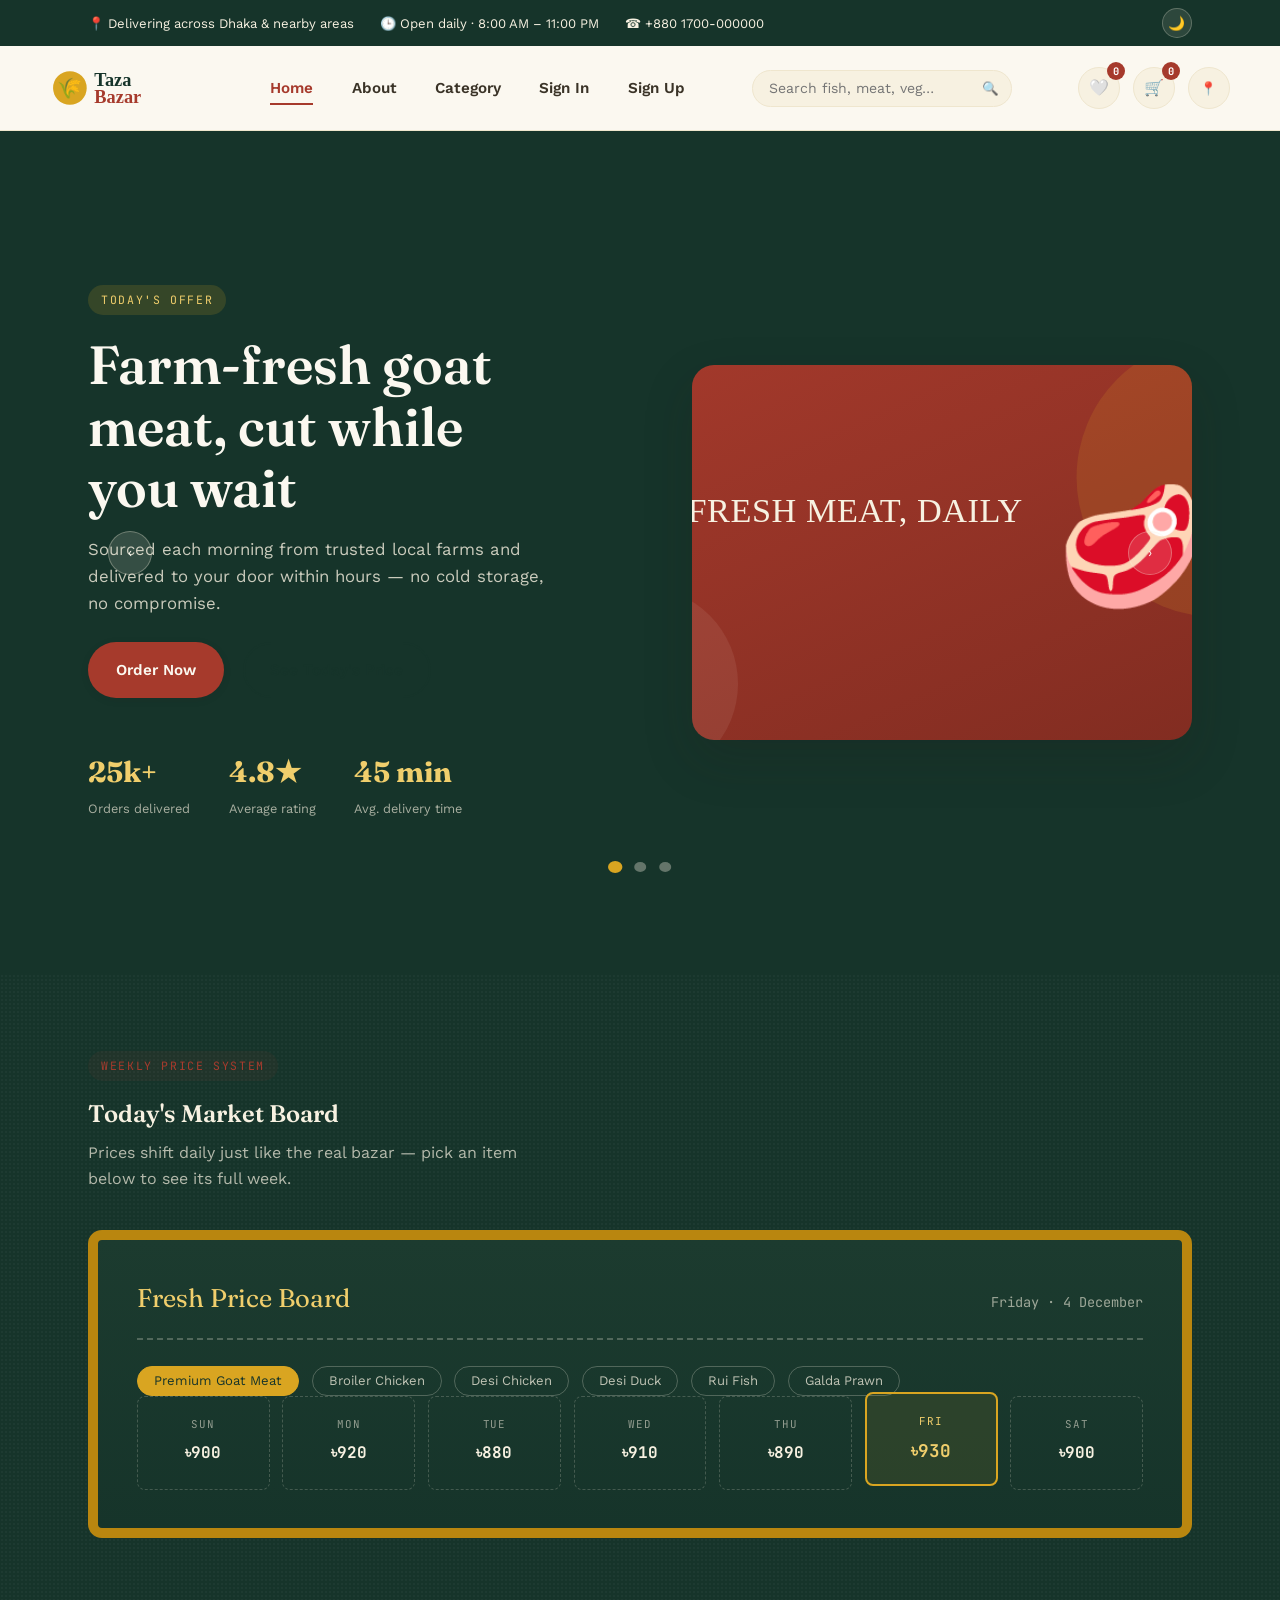
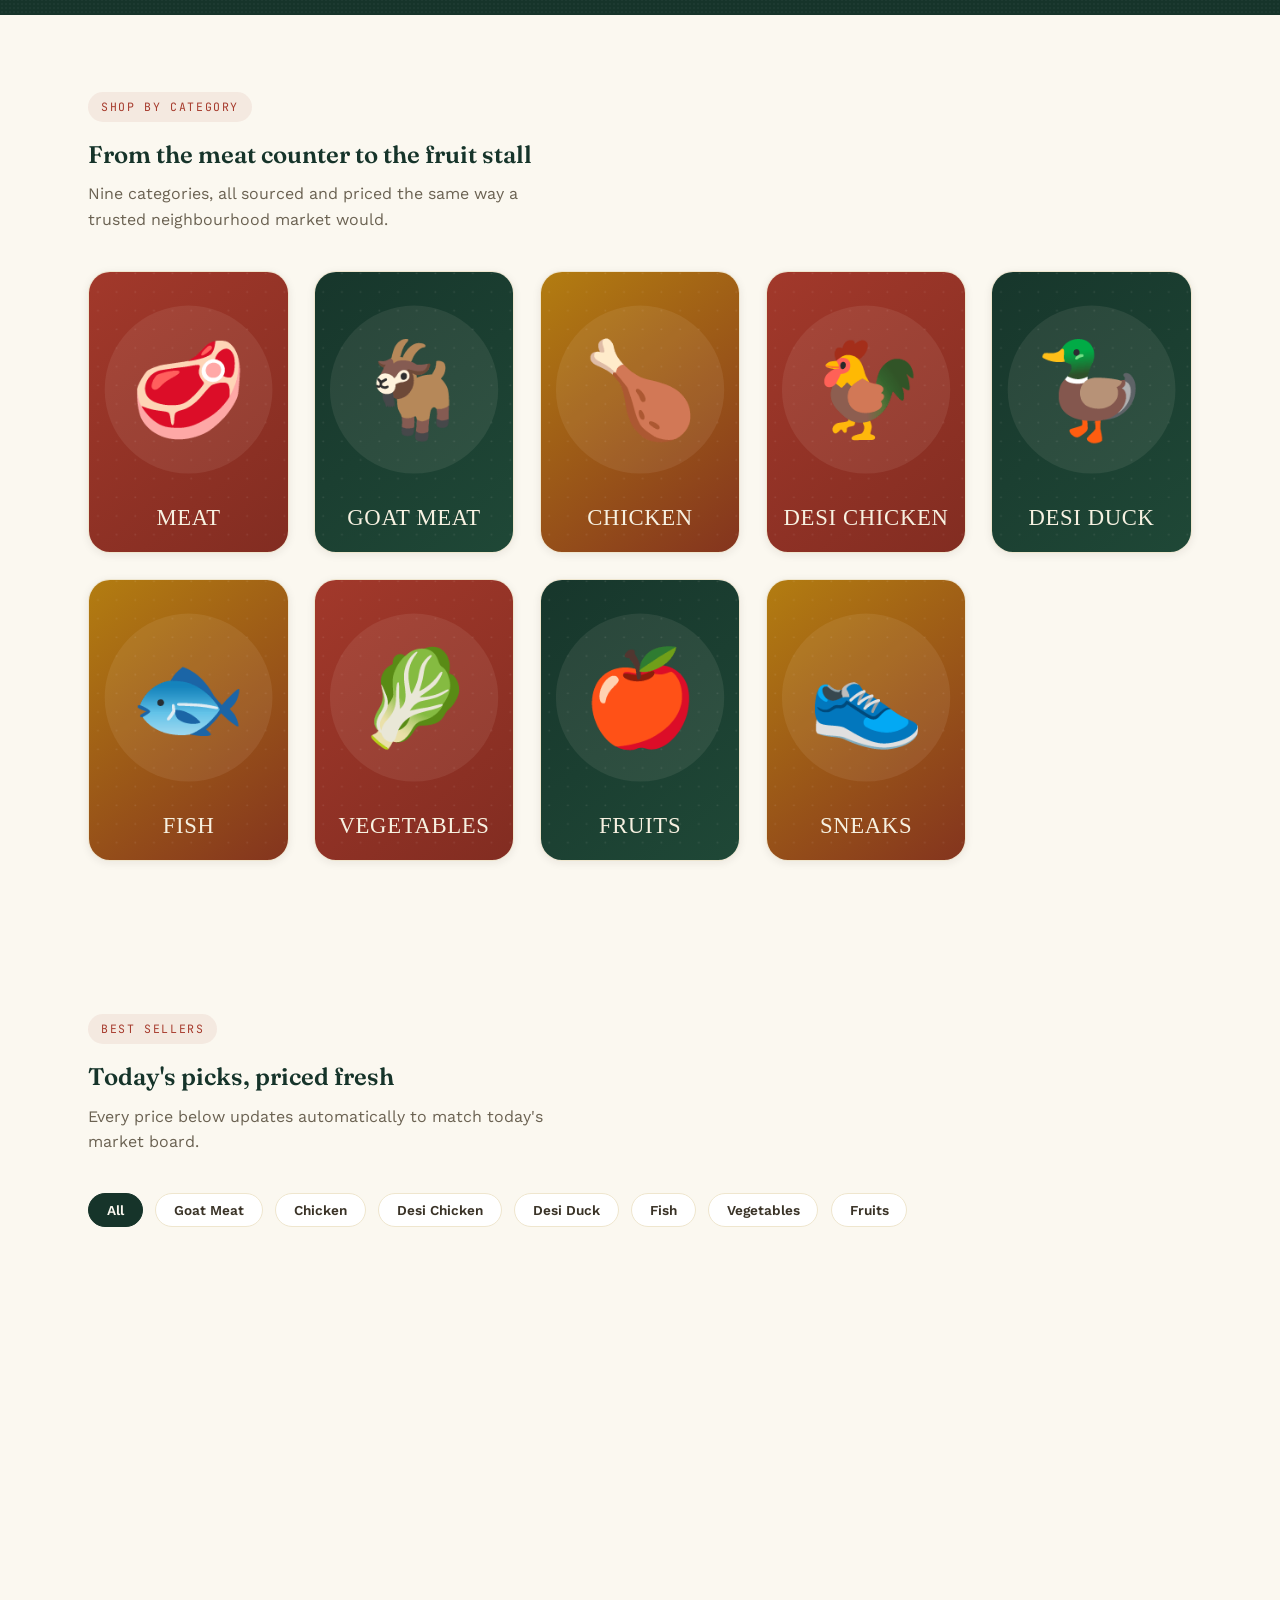
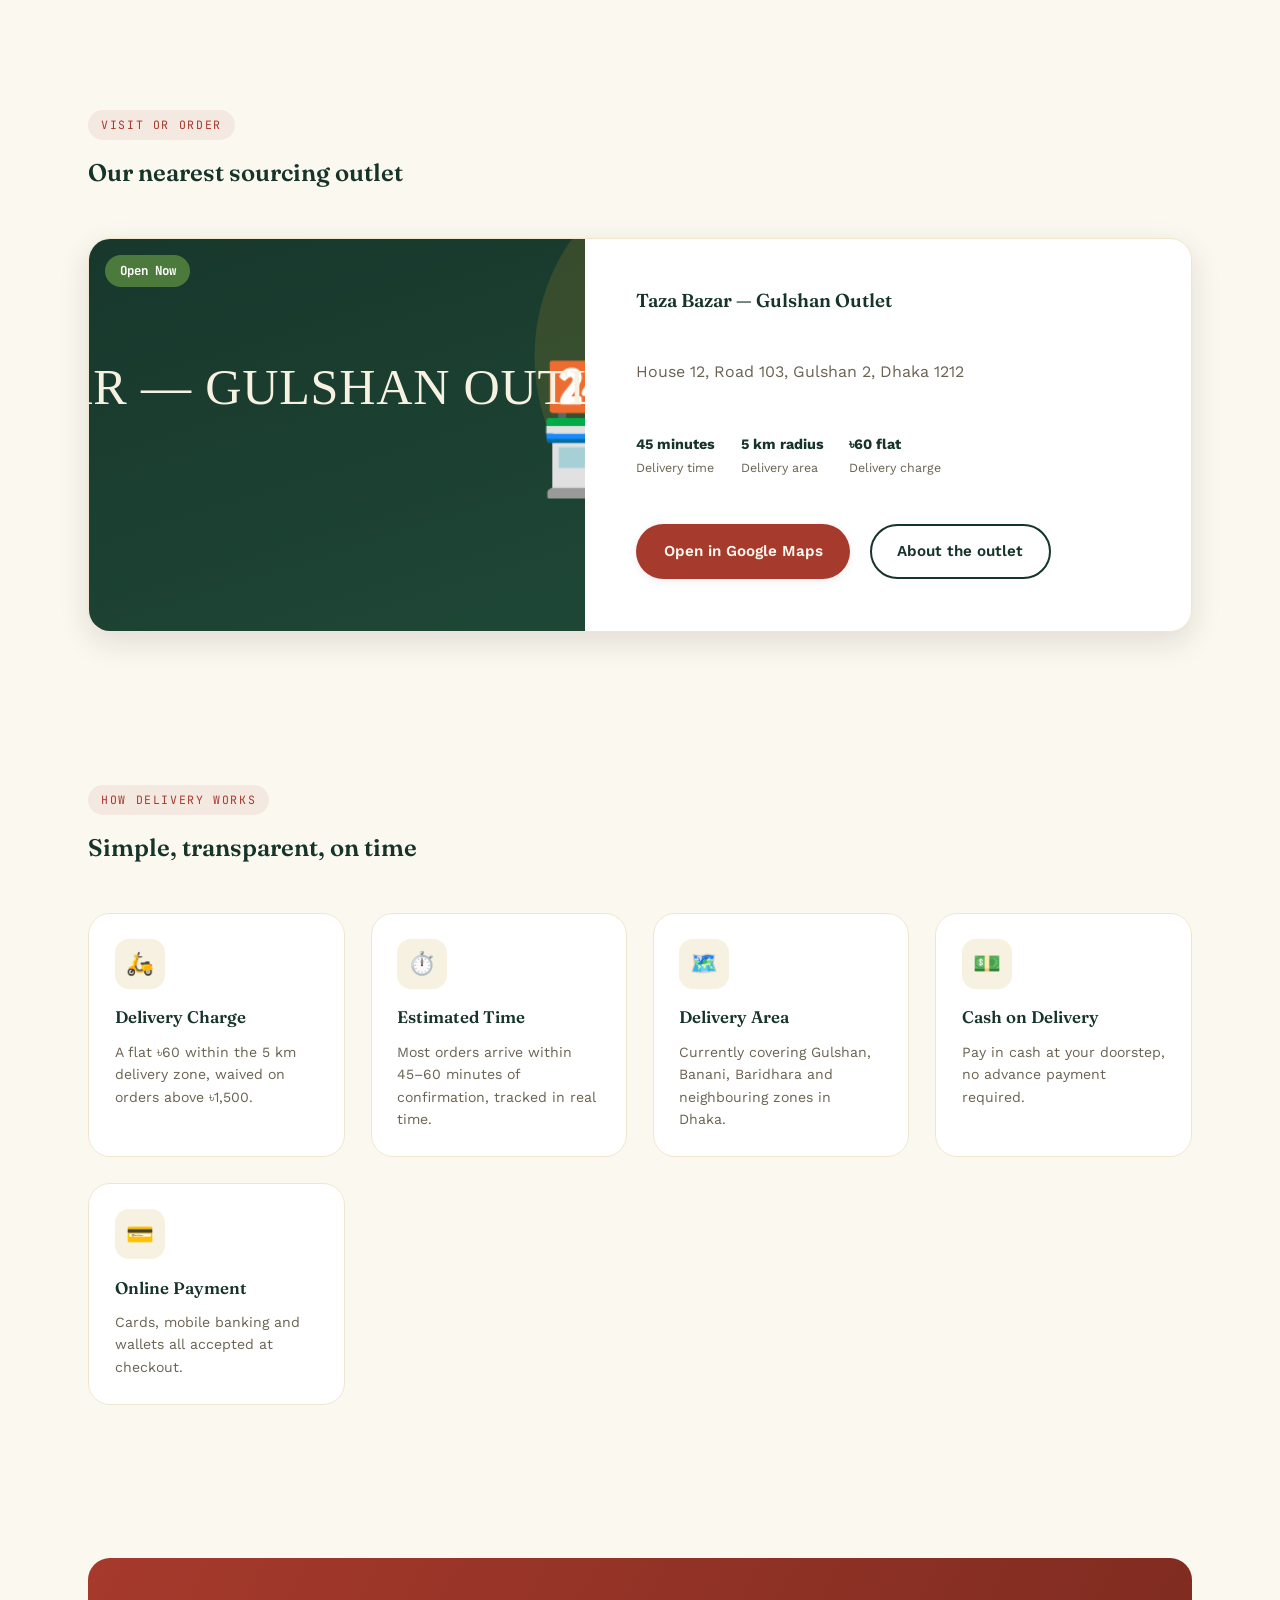
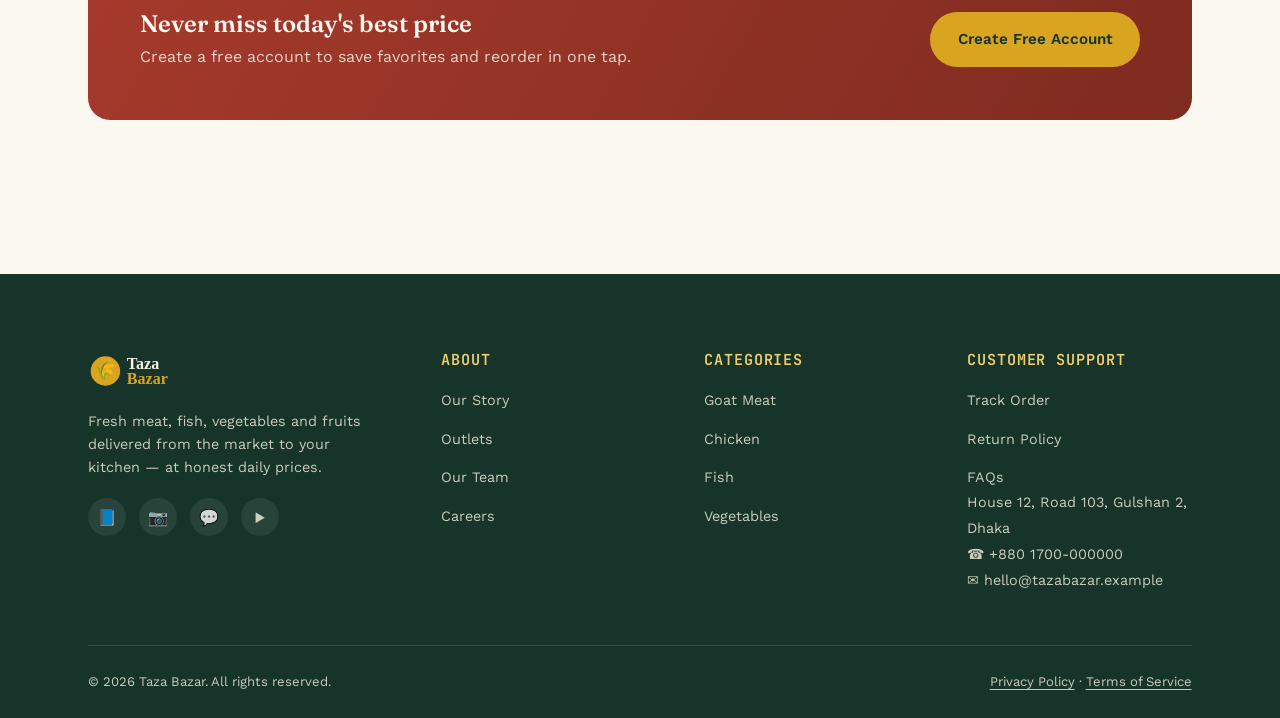
<file: index.html>
<!DOCTYPE html>
<html lang="en">
<head>
<meta charset="UTF-8">
<meta name="viewport" content="width=device-width, initial-scale=1.0">
<title>Taza Bazar — Fresh Meat, Fish & Vegetables Delivered Daily</title>
<meta name="description" content="Order farm-fresh meat, fish, vegetables and fruits online with Taza Bazar. Transparent daily market pricing, same-day delivery across Dhaka.">
<meta name="theme-color" content="#16342A">
<link rel="icon" href="images/logo.svg" type="image/svg+xml">
<link rel="preconnect" href="https://fonts.googleapis.com">
<link rel="preconnect" href="https://fonts.gstatic.com" crossorigin>
<link href="https://fonts.googleapis.com/css2?family=Fraunces:opsz,wght@9..144,500;9..144,600;9..144,700&family=Work+Sans:wght@400;500;600;700&family=JetBrains+Mono:wght@400;600;700&display=swap" rel="stylesheet">
<link rel="stylesheet" href="css/style.css">
<link rel="stylesheet" href="css/responsive.css">
<link rel="stylesheet" href="css/dark-mode.css">
</head>
<body>
<a href="#main-content" class="skip-link">Skip to content</a>

<div class="loader-overlay"><div class="loader-spinner" role="status" aria-label="Loading"></div></div>

<!-- ==========================
     Header Section
========================== -->
<header class="site-header">
  <div class="header-top">
    <div class="container">
      <div class="header-top-left">
        <span>📍 Delivering across Dhaka & nearby areas</span>
        <span>🕒 Open daily · 8:00 AM – 11:00 PM</span>
        <span>☎ +880 1700-000000</span>
      </div>
      <div class="header-top-right">
        <button type="button" class="theme-toggle" data-theme-toggle aria-pressed="false" aria-label="Toggle dark mode">
          <span class="icon-moon" aria-hidden="true">🌙</span><span class="icon-sun" aria-hidden="true">☀️</span>
        </button>
      </div>
    </div>
  </div>

  <div class="header-main container">
    <a href="index.html" class="logo" aria-label="Taza Bazar home">
      <img src="images/logo.svg" alt="Taza Bazar logo" width="200" height="60">
    </a>

    <nav class="main-nav" aria-label="Primary">
      <ul>
        <li><a href="index.html" aria-current="page">Home</a></li>
        <li><a href="about.html">About</a></li>
        <li><a href="category.html">Category</a></li>
        <li><a href="signin.html">Sign In</a></li>
        <li><a href="signup.html">Sign Up</a></li>
      </ul>
    </nav>

    <form class="header-search" data-search-form role="search">
      <label for="header-search-input" class="visually-hidden">Search products</label>
      <input type="search" id="header-search-input" placeholder="Search fish, meat, veg…" autocomplete="off">
      <button type="submit" aria-label="Search">🔍</button>
    </form>

    <div class="header-actions">
      <a class="btn-icon" href="favorite.html" aria-label="View favorites">
        <span aria-hidden="true">🤍</span><span class="badge-count" data-fav-count>0</span>
      </a>
      <a class="btn-icon cart-icon" href="cart.html" aria-label="View cart">
        <span aria-hidden="true">🛒</span><span class="badge-count" data-cart-count>0</span>
      </a>
      <button type="button" class="btn-icon" aria-label="Choose delivery location">📍</button>
      <button type="button" class="hamburger menu-toggle" aria-label="Open menu" aria-expanded="false">
        <span></span><span></span><span></span>
      </button>
    </div>
  </div>

  <nav class="mobile-nav" aria-label="Mobile">
    <ul>
      <li><a href="index.html">Home</a></li>
      <li><a href="about.html">About</a></li>
      <li><a href="category.html">Category</a></li>
      <li><a href="signin.html">Sign In</a></li>
      <li><a href="signup.html">Sign Up</a></li>
    </ul>
  </nav>
</header>

<main id="main-content">

  <!-- ==========================
       Hero Section
  ========================== -->
  <section class="hero" aria-label="Featured offers">
    <div class="container">
      <div class="hero-slider">

        <div class="hero-slide is-active">
          <div class="hero-copy">
            <span class="eyebrow">Today's Offer</span>
            <h1>Farm-fresh goat meat, cut while you wait</h1>
            <p>Sourced each morning from trusted local farms and delivered to your door within hours — no cold storage, no compromise.</p>
            <div class="hero-cta">
              <a href="category.html?cat=Goat%20Meat" class="btn btn-primary">Order Now</a>
              <a href="#todays-prices" class="btn btn-outline">See Today's Price</a>
            </div>
            <div class="hero-stats">
              <div><strong>25k+</strong><span>Orders delivered</span></div>
              <div><strong>4.8★</strong><span>Average rating</span></div>
              <div><strong>45 min</strong><span>Avg. delivery time</span></div>
            </div>
          </div>
          <div class="hero-media">
            <img src="images/hero-1.svg" alt="Fresh cuts of goat meat ready for delivery" width="1600" height="700">
          </div>
        </div>

        <div class="hero-slide">
          <div class="hero-copy">
            <span class="eyebrow">River Fresh</span>
            <h1>Rui, prawn & river fish caught this morning</h1>
            <p>Scaled, cleaned and cut to your preference at no extra charge, then packed on ice for the trip to your kitchen.</p>
            <div class="hero-cta">
              <a href="category.html?cat=Fish" class="btn btn-primary">Order Now</a>
              <a href="#todays-prices" class="btn btn-outline">See Today's Price</a>
            </div>
            <div class="hero-stats">
              <div><strong>25k+</strong><span>Orders delivered</span></div>
              <div><strong>4.8★</strong><span>Average rating</span></div>
              <div><strong>45 min</strong><span>Avg. delivery time</span></div>
            </div>
          </div>
          <div class="hero-media">
            <img src="images/hero-2.svg" alt="Fresh river fish on ice" width="1600" height="700">
          </div>
        </div>

        <div class="hero-slide">
          <div class="hero-copy">
            <span class="eyebrow">Garden Pick</span>
            <h1>Seasonal vegetables, picked at sunrise</h1>
            <p>A rotating box of what's freshest this week from local growers — no long cold-chain, just field to fridge.</p>
            <div class="hero-cta">
              <a href="category.html?cat=Vegetables" class="btn btn-primary">Order Now</a>
              <a href="#todays-prices" class="btn btn-outline">See Today's Price</a>
            </div>
            <div class="hero-stats">
              <div><strong>25k+</strong><span>Orders delivered</span></div>
              <div><strong>4.8★</strong><span>Average rating</span></div>
              <div><strong>45 min</strong><span>Avg. delivery time</span></div>
            </div>
          </div>
          <div class="hero-media">
            <img src="images/hero-3.svg" alt="Fresh seasonal vegetables" width="1600" height="700">
          </div>
        </div>

        <button type="button" class="hero-arrow prev" aria-label="Previous slide">‹</button>
        <button type="button" class="hero-arrow next" aria-label="Next slide">›</button>
        <div class="hero-dots" role="tablist" aria-label="Slide selector"></div>
      </div>
    </div>
  </section>

  <!-- ==========================
       Chalkboard — Today's Market Price
  ========================== -->
  <section class="chalkboard" id="todays-prices" aria-label="Today's market price board">
    <div class="container">
      <div class="section-head">
        <div>
          <span class="eyebrow">Weekly Price System</span>
          <h2 style="color:var(--color-ivory-200);">Today's Market Board</h2>
          <p style="color:rgba(247,241,225,0.7);">Prices shift daily just like the real bazar — pick an item below to see its full week.</p>
        </div>
      </div>
      <div class="chalk-board-frame reveal">
        <div class="chalk-title">
          Fresh Price Board <span class="chalk-today-label">—</span>
        </div>
        <div class="chalk-product-select" role="tablist" aria-label="Choose product for price board"></div>
        <div class="week-ticker" aria-live="polite"></div>
      </div>
    </div>
  </section>

  <!-- ==========================
       Category Section
  ========================== -->
  <section class="categories" aria-label="Shop by category">
    <div class="container">
      <div class="section-head">
        <div>
          <span class="eyebrow">Shop by Category</span>
          <h2>From the meat counter to the fruit stall</h2>
          <p>Nine categories, all sourced and priced the same way a trusted neighbourhood market would.</p>
        </div>
      </div>
      <div class="categories-grid" data-category-grid></div>
    </div>
  </section>

  <!-- ==========================
       Products Section
  ========================== -->
  <section class="products" aria-label="Popular products">
    <div class="container">
      <div class="section-head">
        <div>
          <span class="eyebrow">Best Sellers</span>
          <h2>Today's picks, priced fresh</h2>
          <p>Every price below updates automatically to match today's market board.</p>
        </div>
      </div>
      <div class="products-toolbar" data-product-filter>
        <button type="button" class="chip is-active" data-filter-value="All">All</button>
        <button type="button" class="chip" data-filter-value="Goat Meat">Goat Meat</button>
        <button type="button" class="chip" data-filter-value="Chicken">Chicken</button>
        <button type="button" class="chip" data-filter-value="Desi Chicken">Desi Chicken</button>
        <button type="button" class="chip" data-filter-value="Desi Duck">Desi Duck</button>
        <button type="button" class="chip" data-filter-value="Fish">Fish</button>
        <button type="button" class="chip" data-filter-value="Vegetables">Vegetables</button>
        <button type="button" class="chip" data-filter-value="Fruits">Fruits</button>
      </div>
      <div class="products-grid" data-product-grid></div>
    </div>
  </section>

  <!-- ==========================
       Restaurant Section
  ========================== -->
  <section class="restaurant" aria-label="Our outlet">
    <div class="container">
      <div class="section-head">
        <div>
          <span class="eyebrow">Visit or Order</span>
          <h2>Our nearest sourcing outlet</h2>
        </div>
      </div>
      <div class="restaurant-card reveal">
        <div class="restaurant-media">
          <span class="status-pill open">Open Now</span>
          <img src="images/restaurant-1.svg" alt="Taza Bazar Gulshan outlet storefront" width="1600" height="500">
        </div>
        <div class="restaurant-body">
          <h3>Taza Bazar — Gulshan Outlet</h3>
          <p style="color:var(--color-ink-400);">House 12, Road 103, Gulshan 2, Dhaka 1212</p>
          <div class="restaurant-meta">
            <div class="meta-item">
              <div><strong>45 minutes</strong><span>Delivery time</span></div>
            </div>
            <div class="meta-item">
              <div><strong>5 km radius</strong><span>Delivery area</span></div>
            </div>
            <div class="meta-item">
              <div><strong>৳60 flat</strong><span>Delivery charge</span></div>
            </div>
          </div>
          <div class="restaurant-cta">
            <a class="btn btn-primary" href="https://www.google.com/maps" target="_blank" rel="noopener">Open in Google Maps</a>
            <a class="btn btn-outline" href="about.html">About the outlet</a>
          </div>
        </div>
      </div>
    </div>
  </section>

  <!-- ==========================
       Home Delivery Features
  ========================== -->
  <section class="delivery-features" aria-label="Delivery information">
    <div class="container">
      <div class="section-head">
        <div>
          <span class="eyebrow">How Delivery Works</span>
          <h2>Simple, transparent, on time</h2>
        </div>
      </div>
      <div class="features-grid">
        <div class="feature-card reveal">
          <div class="feature-icon">🛵</div>
          <h3>Delivery Charge</h3>
          <p>A flat ৳60 within the 5 km delivery zone, waived on orders above ৳1,500.</p>
        </div>
        <div class="feature-card reveal">
          <div class="feature-icon">⏱️</div>
          <h3>Estimated Time</h3>
          <p>Most orders arrive within 45–60 minutes of confirmation, tracked in real time.</p>
        </div>
        <div class="feature-card reveal">
          <div class="feature-icon">🗺️</div>
          <h3>Delivery Area</h3>
          <p>Currently covering Gulshan, Banani, Baridhara and neighbouring zones in Dhaka.</p>
        </div>
        <div class="feature-card reveal">
          <div class="feature-icon">💵</div>
          <h3>Cash on Delivery</h3>
          <p>Pay in cash at your doorstep, no advance payment required.</p>
        </div>
        <div class="feature-card reveal">
          <div class="feature-icon">💳</div>
          <h3>Online Payment</h3>
          <p>Cards, mobile banking and wallets all accepted at checkout.</p>
        </div>
      </div>
    </div>
  </section>

  <!-- ==========================
       Newsletter / CTA Band
  ========================== -->
  <section aria-label="Join Taza Bazar">
    <div class="container">
      <div class="cta-band reveal">
        <div>
          <h2>Never miss today's best price</h2>
          <p>Create a free account to save favorites and reorder in one tap.</p>
        </div>
        <a class="btn btn-gold" href="signup.html">Create Free Account</a>
      </div>
    </div>
  </section>

</main>

<!-- ==========================
     Footer
========================== -->
<footer class="site-footer">
  <div class="container">
    <div class="footer-top">
      <div class="footer-brand">
        <a href="index.html" class="logo"><img src="images/logo-light.svg" alt="Taza Bazar logo" width="200" height="60"></a>
        <p>Fresh meat, fish, vegetables and fruits delivered from the market to your kitchen — at honest daily prices.</p>
        <div class="social-icons">
          <a href="#" aria-label="Facebook">📘</a>
          <a href="#" aria-label="Instagram">📷</a>
          <a href="#" aria-label="WhatsApp">💬</a>
          <a href="#" aria-label="YouTube">▶️</a>
        </div>
      </div>
      <div class="footer-col">
        <h4>About</h4>
        <ul>
          <li><a href="about.html">Our Story</a></li>
          <li><a href="about.html#outlets">Outlets</a></li>
          <li><a href="about.html#team">Our Team</a></li>
          <li><a href="#">Careers</a></li>
        </ul>
      </div>
      <div class="footer-col">
        <h4>Categories</h4>
        <ul>
          <li><a href="category.html?cat=Goat%20Meat">Goat Meat</a></li>
          <li><a href="category.html?cat=Chicken">Chicken</a></li>
          <li><a href="category.html?cat=Fish">Fish</a></li>
          <li><a href="category.html?cat=Vegetables">Vegetables</a></li>
        </ul>
      </div>
      <div class="footer-col">
        <h4>Customer Support</h4>
        <ul>
          <li><a href="cart.html">Track Order</a></li>
          <li><a href="#">Return Policy</a></li>
          <li><a href="#">FAQs</a></li>
        </ul>
        <address>
          House 12, Road 103, Gulshan 2, Dhaka<br>
          ☎ +880 1700-000000<br>
          ✉ hello@tazabazar.example
        </address>
      </div>
    </div>
    <div class="footer-bottom">
      <span>© <span data-current-year></span> Taza Bazar. All rights reserved.</span>
      <span><a href="#">Privacy Policy</a> · <a href="#">Terms of Service</a></span>
    </div>
  </div>
</footer>

<script src="javascript/script.js"></script>
<script src="javascript/cart.js"></script>
<script src="javascript/search.js"></script>
<script src="javascript/favorite.js"></script>
<script src="javascript/darkmode.js"></script>
</body>
</html>
</file>
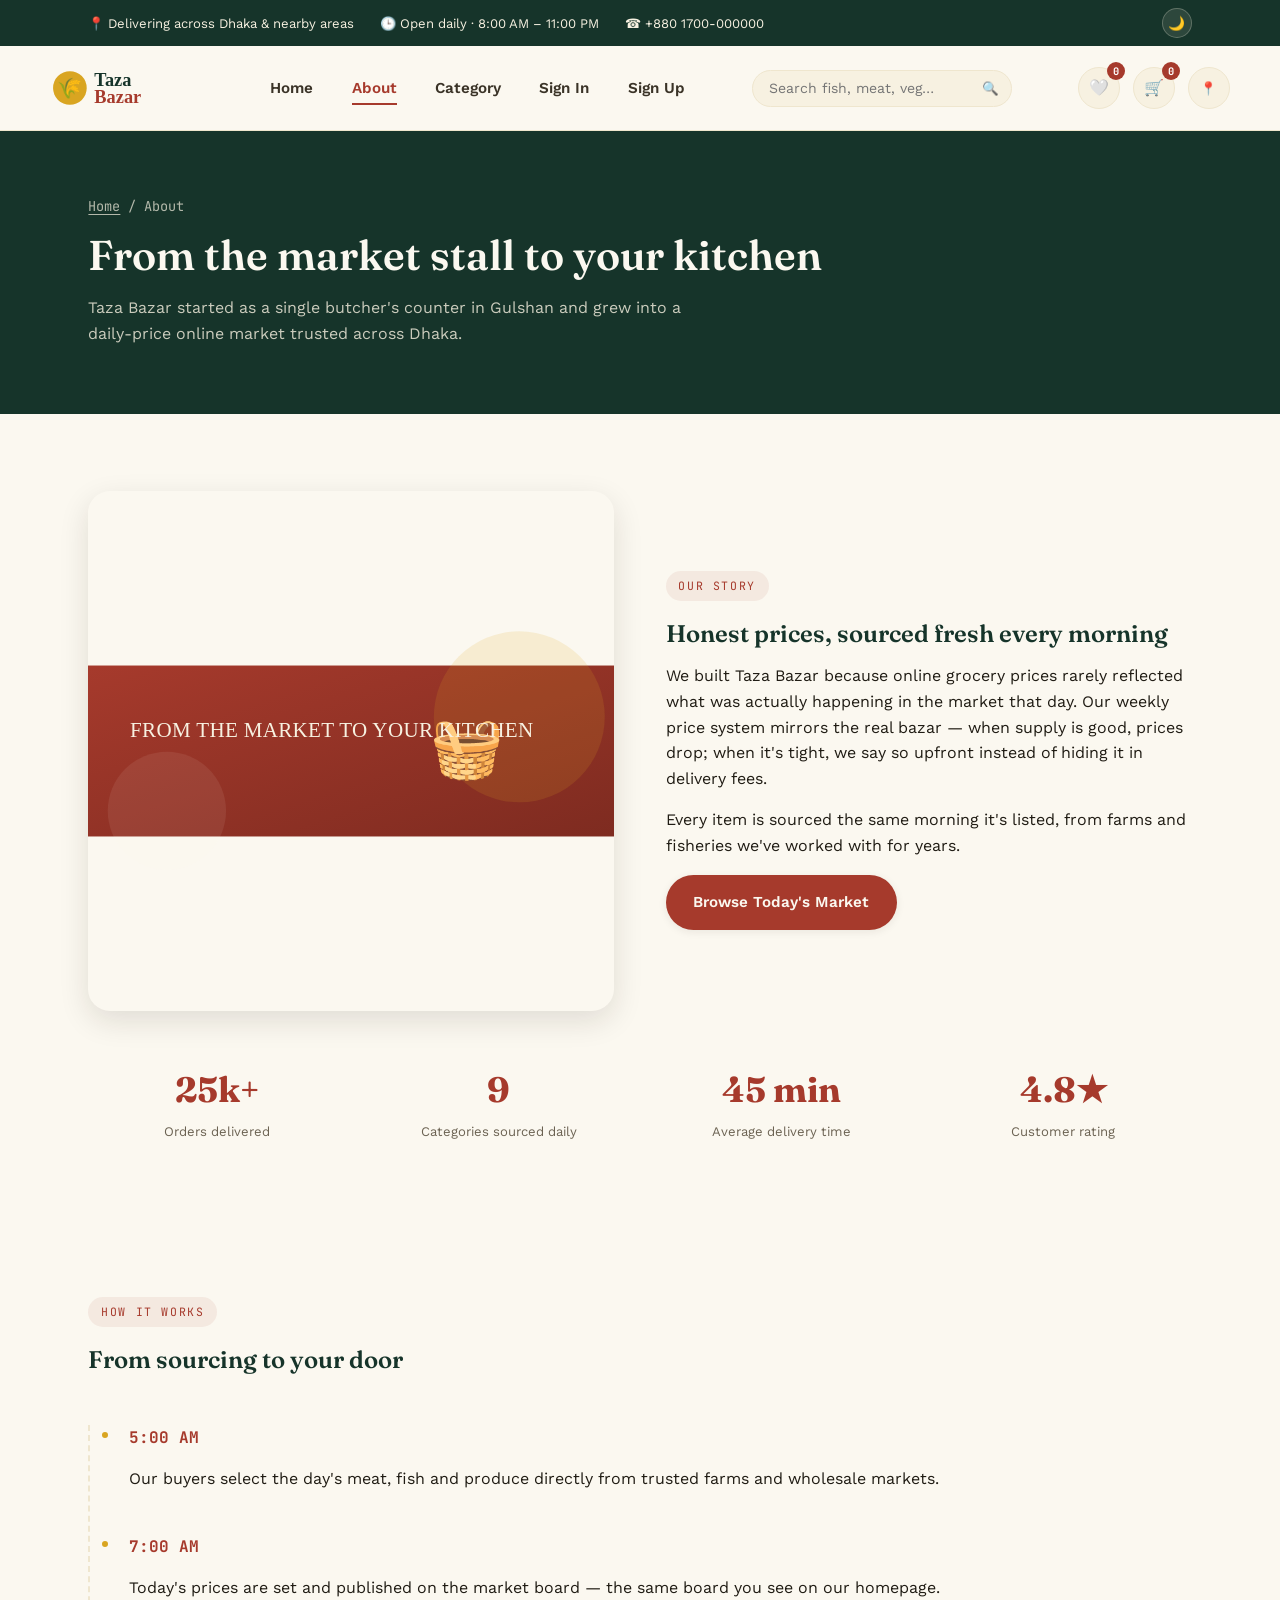
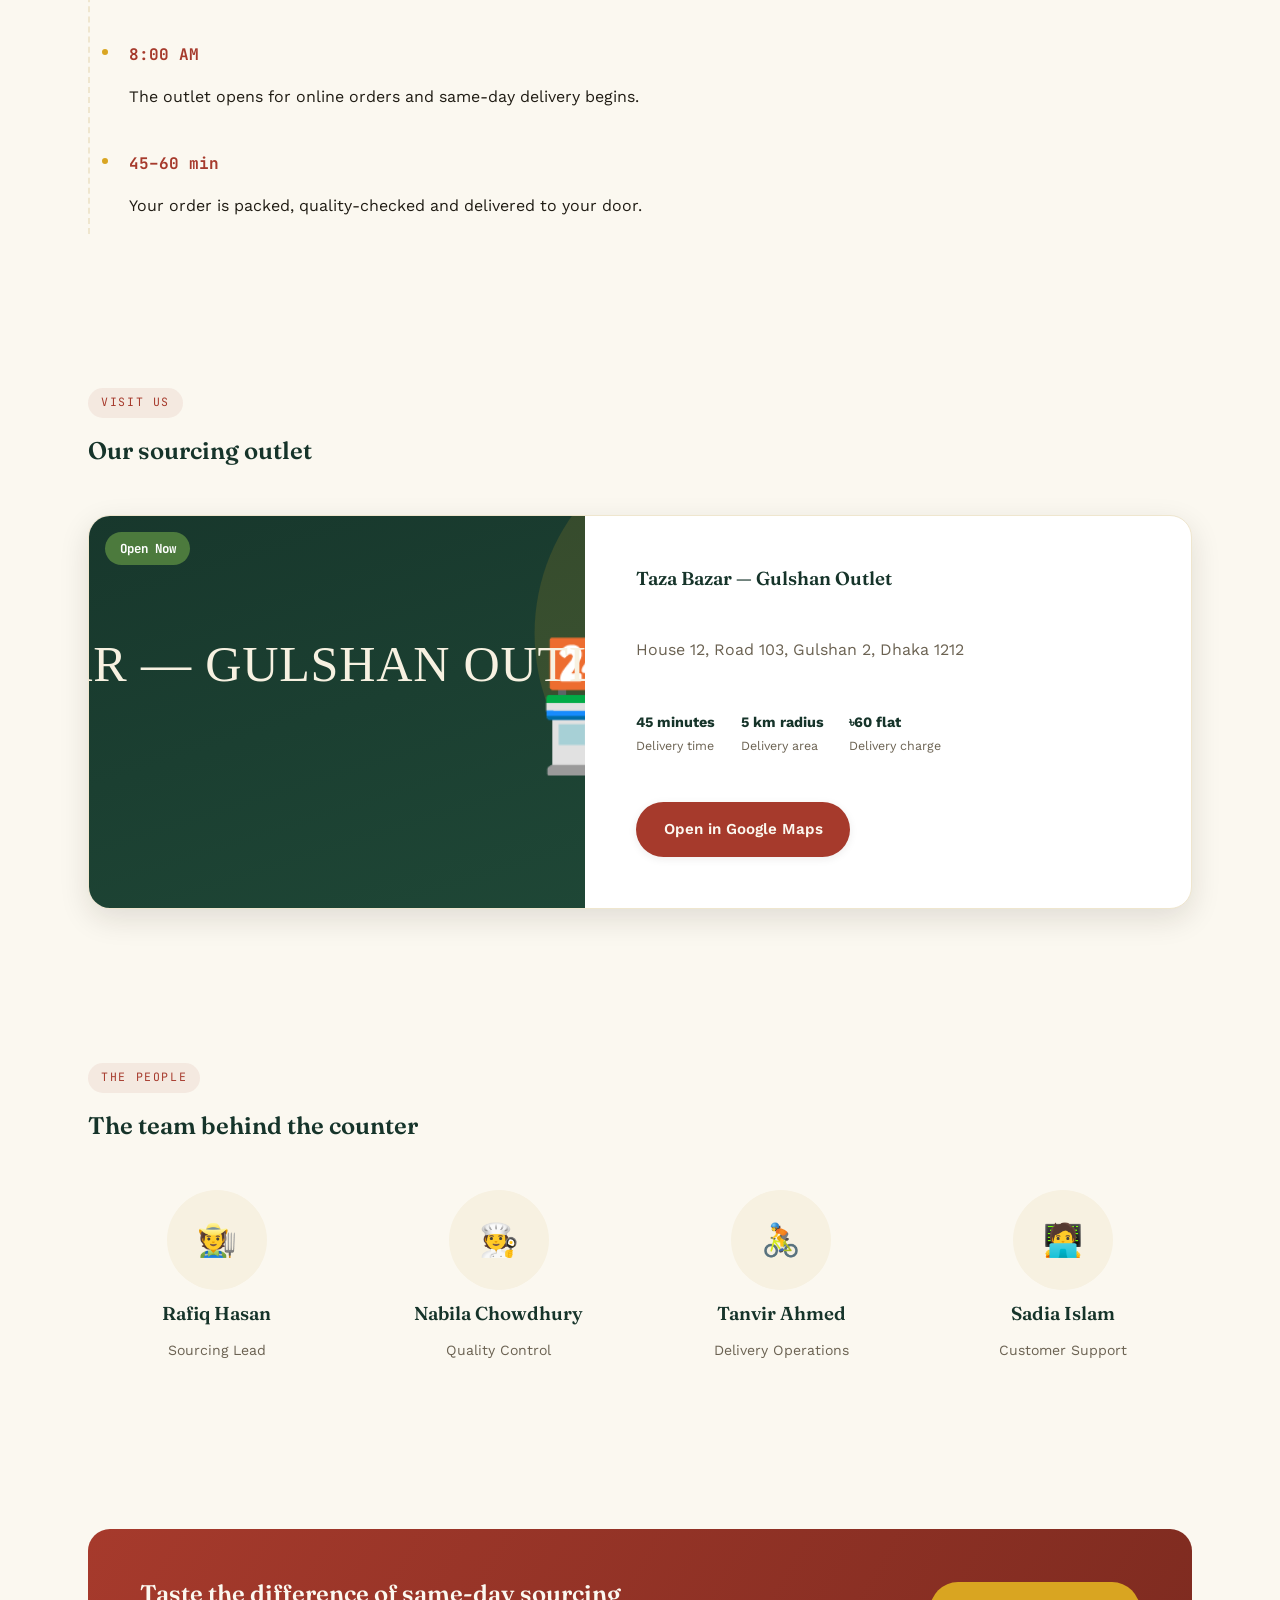
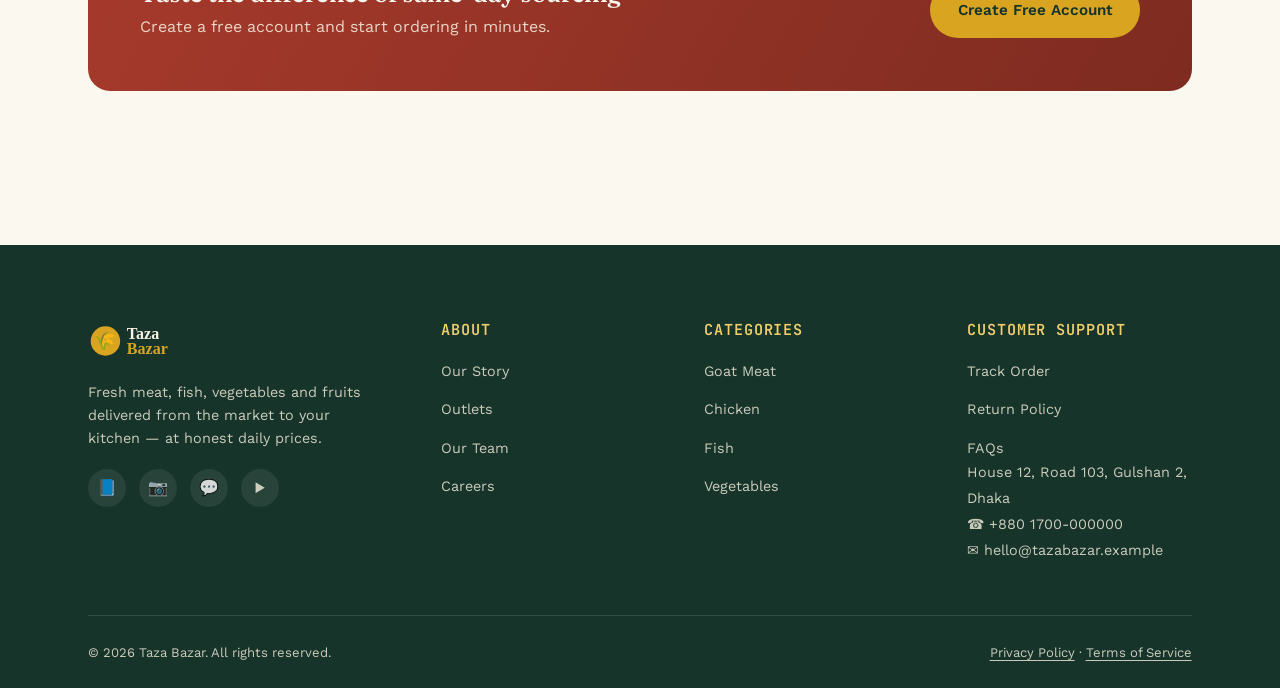
<file: about.html>
<!DOCTYPE html>
<html lang="en">
<head>
<meta charset="UTF-8">
<meta name="viewport" content="width=device-width, initial-scale=1.0">
<title>About Us — Taza Bazar</title>
<meta name="description" content="Learn how Taza Bazar sources fresh meat, fish and produce daily and delivers it across Dhaka.">
<meta name="theme-color" content="#16342A">
<link rel="icon" href="images/logo.svg" type="image/svg+xml">
<link rel="preconnect" href="https://fonts.googleapis.com">
<link rel="preconnect" href="https://fonts.gstatic.com" crossorigin>
<link href="https://fonts.googleapis.com/css2?family=Fraunces:opsz,wght@9..144,500;9..144,600;9..144,700&family=Work+Sans:wght@400;500;600;700&family=JetBrains+Mono:wght@400;600;700&display=swap" rel="stylesheet">
<link rel="stylesheet" href="css/style.css">
<link rel="stylesheet" href="css/responsive.css">
<link rel="stylesheet" href="css/dark-mode.css">
</head>
<body>
<a href="#main-content" class="skip-link">Skip to content</a>

<div class="loader-overlay"><div class="loader-spinner" role="status" aria-label="Loading"></div></div>

<!-- ==========================
     Header Section
========================== -->
<header class="site-header">
  <div class="header-top">
    <div class="container">
      <div class="header-top-left">
        <span>📍 Delivering across Dhaka & nearby areas</span>
        <span>🕒 Open daily · 8:00 AM – 11:00 PM</span>
        <span>☎ +880 1700-000000</span>
      </div>
      <div class="header-top-right">
        <button type="button" class="theme-toggle" data-theme-toggle aria-pressed="false" aria-label="Toggle dark mode">
          <span class="icon-moon" aria-hidden="true">🌙</span><span class="icon-sun" aria-hidden="true">☀️</span>
        </button>
      </div>
    </div>
  </div>

  <div class="header-main container">
    <a href="index.html" class="logo" aria-label="Taza Bazar home">
      <img src="images/logo.svg" alt="Taza Bazar logo" width="200" height="60">
    </a>

    <nav class="main-nav" aria-label="Primary">
      <ul>
        <li><a href="index.html">Home</a></li>
        <li><a href="about.html" aria-current="page">About</a></li>
        <li><a href="category.html">Category</a></li>
        <li><a href="signin.html">Sign In</a></li>
        <li><a href="signup.html">Sign Up</a></li>
      </ul>
    </nav>

    <form class="header-search" data-search-form role="search">
      <label for="header-search-input" class="visually-hidden">Search products</label>
      <input type="search" id="header-search-input" placeholder="Search fish, meat, veg…" autocomplete="off">
      <button type="submit" aria-label="Search">🔍</button>
    </form>

    <div class="header-actions">
      <a class="btn-icon" href="favorite.html" aria-label="View favorites">
        <span aria-hidden="true">🤍</span><span class="badge-count" data-fav-count>0</span>
      </a>
      <a class="btn-icon cart-icon" href="cart.html" aria-label="View cart">
        <span aria-hidden="true">🛒</span><span class="badge-count" data-cart-count>0</span>
      </a>
      <button type="button" class="btn-icon" aria-label="Choose delivery location">📍</button>
      <button type="button" class="hamburger menu-toggle" aria-label="Open menu" aria-expanded="false">
        <span></span><span></span><span></span>
      </button>
    </div>
  </div>

  <nav class="mobile-nav" aria-label="Mobile">
    <ul>
      <li><a href="index.html">Home</a></li>
      <li><a href="about.html">About</a></li>
      <li><a href="category.html">Category</a></li>
      <li><a href="signin.html">Sign In</a></li>
      <li><a href="signup.html">Sign Up</a></li>
    </ul>
  </nav>
</header>

<main id="main-content">

  <!-- ==========================
       Page Hero
  ========================== -->
  <section class="page-hero">
    <div class="container">
      <p class="breadcrumb"><a href="index.html">Home</a> / About</p>
      <h1>From the market stall to your kitchen</h1>
      <p style="color:rgba(247,241,225,0.8);max-width:60ch;">Taza Bazar started as a single butcher's counter in Gulshan and grew into a daily-price online market trusted across Dhaka.</p>
    </div>
  </section>

  <section aria-label="Our story">
    <div class="container about-grid">
      <div class="about-hero-media reveal">
        <img src="images/about-hero.svg" alt="Fresh produce being packed for delivery" width="1600" height="520">
      </div>
      <div class="reveal">
        <span class="eyebrow">Our Story</span>
        <h2>Honest prices, sourced fresh every morning</h2>
        <p>We built Taza Bazar because online grocery prices rarely reflected what was actually happening in the market that day. Our weekly price system mirrors the real bazar — when supply is good, prices drop; when it's tight, we say so upfront instead of hiding it in delivery fees.</p>
        <p>Every item is sourced the same morning it's listed, from farms and fisheries we've worked with for years.</p>
        <a href="category.html" class="btn btn-primary">Browse Today's Market</a>
      </div>
    </div>
    <div class="container">
      <div class="stat-strip">
        <div class="reveal"><strong>25k+</strong><span>Orders delivered</span></div>
        <div class="reveal"><strong>9</strong><span>Categories sourced daily</span></div>
        <div class="reveal"><strong>45 min</strong><span>Average delivery time</span></div>
        <div class="reveal"><strong>4.8★</strong><span>Customer rating</span></div>
      </div>
    </div>
  </section>

  <section aria-label="How we work">
    <div class="container">
      <div class="section-head">
        <div>
          <span class="eyebrow">How It Works</span>
          <h2>From sourcing to your door</h2>
        </div>
      </div>
      <div class="timeline">
        <div class="timeline-item reveal"><strong>5:00 AM</strong><p>Our buyers select the day's meat, fish and produce directly from trusted farms and wholesale markets.</p></div>
        <div class="timeline-item reveal"><strong>7:00 AM</strong><p>Today's prices are set and published on the market board — the same board you see on our homepage.</p></div>
        <div class="timeline-item reveal"><strong>8:00 AM</strong><p>The outlet opens for online orders and same-day delivery begins.</p></div>
        <div class="timeline-item reveal"><strong>45–60 min</strong><p>Your order is packed, quality-checked and delivered to your door.</p></div>
      </div>
    </div>
  </section>

  <section aria-label="Our outlets" id="outlets">
    <div class="container">
      <div class="section-head">
        <div>
          <span class="eyebrow">Visit Us</span>
          <h2>Our sourcing outlet</h2>
        </div>
      </div>
      <div class="restaurant-card reveal">
        <div class="restaurant-media">
          <span class="status-pill open">Open Now</span>
          <img src="images/restaurant-1.svg" alt="Taza Bazar Gulshan outlet storefront" width="1600" height="500">
        </div>
        <div class="restaurant-body">
          <h3>Taza Bazar — Gulshan Outlet</h3>
          <p style="color:var(--color-ink-400);">House 12, Road 103, Gulshan 2, Dhaka 1212</p>
          <div class="restaurant-meta">
            <div class="meta-item"><div><strong>45 minutes</strong><span>Delivery time</span></div></div>
            <div class="meta-item"><div><strong>5 km radius</strong><span>Delivery area</span></div></div>
            <div class="meta-item"><div><strong>৳60 flat</strong><span>Delivery charge</span></div></div>
          </div>
          <div class="restaurant-cta">
            <a class="btn btn-primary" href="https://www.google.com/maps" target="_blank" rel="noopener">Open in Google Maps</a>
          </div>
        </div>
      </div>
    </div>
  </section>

  <section aria-label="Our team" id="team">
    <div class="container">
      <div class="section-head">
        <div>
          <span class="eyebrow">The People</span>
          <h2>The team behind the counter</h2>
        </div>
      </div>
      <div class="team-grid">
        <div class="team-card reveal"><div class="team-avatar">🧑‍🌾</div><h3>Rafiq Hasan</h3><p style="color:var(--color-ink-400);font-size:0.88rem;">Sourcing Lead</p></div>
        <div class="team-card reveal"><div class="team-avatar">🧑‍🍳</div><h3>Nabila Chowdhury</h3><p style="color:var(--color-ink-400);font-size:0.88rem;">Quality Control</p></div>
        <div class="team-card reveal"><div class="team-avatar">🚴</div><h3>Tanvir Ahmed</h3><p style="color:var(--color-ink-400);font-size:0.88rem;">Delivery Operations</p></div>
        <div class="team-card reveal"><div class="team-avatar">🧑‍💻</div><h3>Sadia Islam</h3><p style="color:var(--color-ink-400);font-size:0.88rem;">Customer Support</p></div>
      </div>
    </div>
  </section>

  <section aria-label="Join Taza Bazar">
    <div class="container">
      <div class="cta-band reveal">
        <div><h2>Taste the difference of same-day sourcing</h2><p>Create a free account and start ordering in minutes.</p></div>
        <a class="btn btn-gold" href="signup.html">Create Free Account</a>
      </div>
    </div>
  </section>

</main>

<!-- ==========================
     Footer
========================== -->
<footer class="site-footer">
  <div class="container">
    <div class="footer-top">
      <div class="footer-brand">
        <a href="index.html" class="logo"><img src="images/logo-light.svg" alt="Taza Bazar logo" width="200" height="60"></a>
        <p>Fresh meat, fish, vegetables and fruits delivered from the market to your kitchen — at honest daily prices.</p>
        <div class="social-icons">
          <a href="#" aria-label="Facebook">📘</a>
          <a href="#" aria-label="Instagram">📷</a>
          <a href="#" aria-label="WhatsApp">💬</a>
          <a href="#" aria-label="YouTube">▶️</a>
        </div>
      </div>
      <div class="footer-col">
        <h4>About</h4>
        <ul>
          <li><a href="about.html">Our Story</a></li>
          <li><a href="about.html#outlets">Outlets</a></li>
          <li><a href="about.html#team">Our Team</a></li>
          <li><a href="#">Careers</a></li>
        </ul>
      </div>
      <div class="footer-col">
        <h4>Categories</h4>
        <ul>
          <li><a href="category.html?cat=Goat%20Meat">Goat Meat</a></li>
          <li><a href="category.html?cat=Chicken">Chicken</a></li>
          <li><a href="category.html?cat=Fish">Fish</a></li>
          <li><a href="category.html?cat=Vegetables">Vegetables</a></li>
        </ul>
      </div>
      <div class="footer-col">
        <h4>Customer Support</h4>
        <ul>
          <li><a href="cart.html">Track Order</a></li>
          <li><a href="#">Return Policy</a></li>
          <li><a href="#">FAQs</a></li>
        </ul>
        <address>
          House 12, Road 103, Gulshan 2, Dhaka<br>
          ☎ +880 1700-000000<br>
          ✉ hello@tazabazar.example
        </address>
      </div>
    </div>
    <div class="footer-bottom">
      <span>© <span data-current-year></span> Taza Bazar. All rights reserved.</span>
      <span><a href="#">Privacy Policy</a> · <a href="#">Terms of Service</a></span>
    </div>
  </div>
</footer>

<script src="javascript/script.js"></script>
<script src="javascript/cart.js"></script>
<script src="javascript/search.js"></script>
<script src="javascript/favorite.js"></script>
<script src="javascript/darkmode.js"></script>
</body>
</html>
</file>
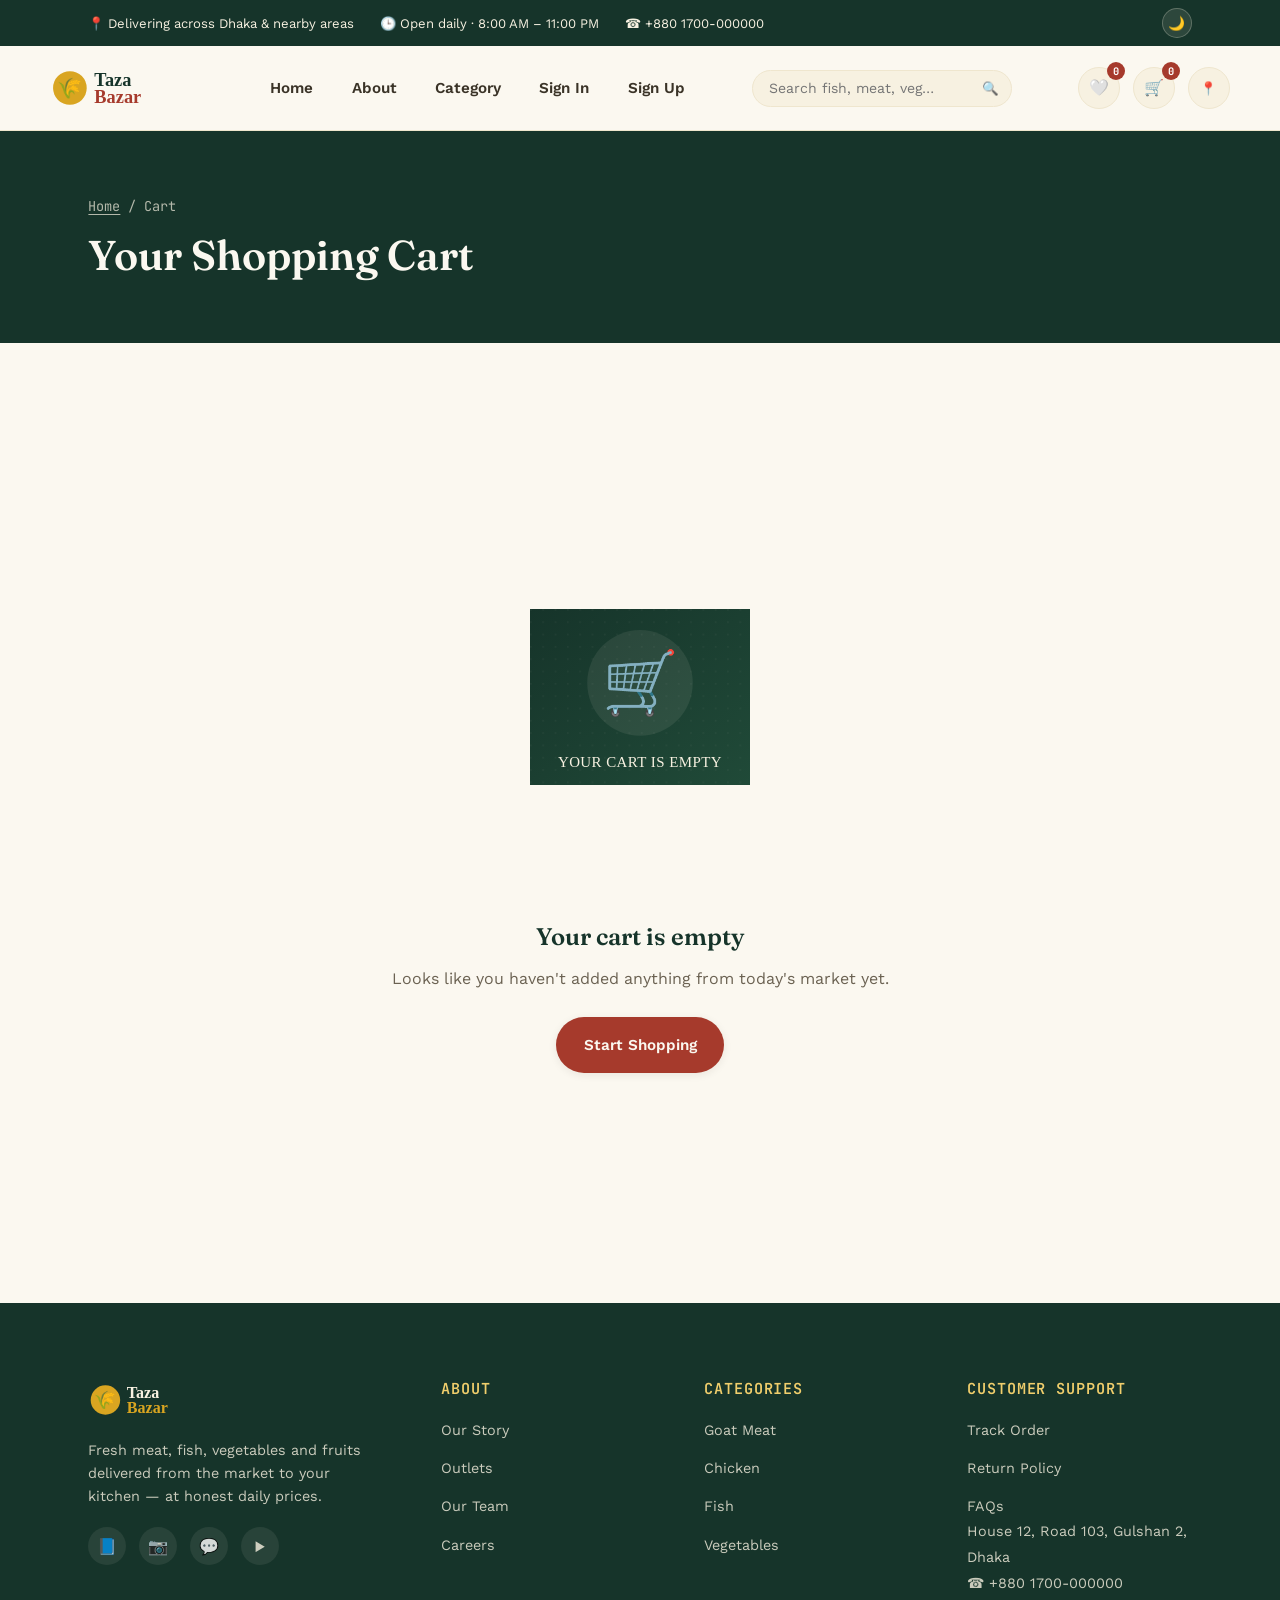
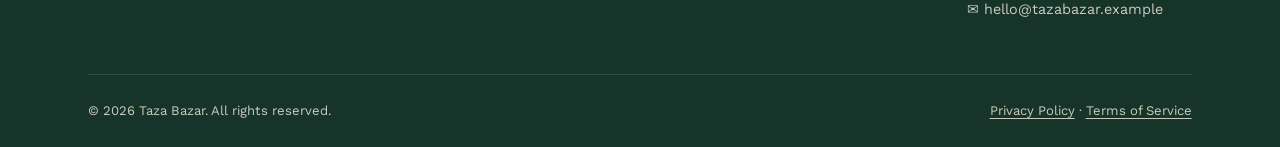
<file: cart.html>
<!DOCTYPE html>
<html lang="en">
<head>
<meta charset="UTF-8">
<meta name="viewport" content="width=device-width, initial-scale=1.0">
<title>Your Cart — Taza Bazar</title>
<meta name="description" content="Review items in your Taza Bazar cart, adjust quantities and check out securely.">
<meta name="theme-color" content="#16342A">
<link rel="icon" href="images/logo.svg" type="image/svg+xml">
<link rel="preconnect" href="https://fonts.googleapis.com">
<link rel="preconnect" href="https://fonts.gstatic.com" crossorigin>
<link href="https://fonts.googleapis.com/css2?family=Fraunces:opsz,wght@9..144,500;9..144,600;9..144,700&family=Work+Sans:wght@400;500;600;700&family=JetBrains+Mono:wght@400;600;700&display=swap" rel="stylesheet">
<link rel="stylesheet" href="css/style.css">
<link rel="stylesheet" href="css/responsive.css">
<link rel="stylesheet" href="css/dark-mode.css">
</head>
<body>
<a href="#main-content" class="skip-link">Skip to content</a>

<div class="loader-overlay"><div class="loader-spinner" role="status" aria-label="Loading"></div></div>

<!-- ==========================
     Header Section
========================== -->
<header class="site-header">
  <div class="header-top">
    <div class="container">
      <div class="header-top-left">
        <span>📍 Delivering across Dhaka & nearby areas</span>
        <span>🕒 Open daily · 8:00 AM – 11:00 PM</span>
        <span>☎ +880 1700-000000</span>
      </div>
      <div class="header-top-right">
        <button type="button" class="theme-toggle" data-theme-toggle aria-pressed="false" aria-label="Toggle dark mode">
          <span class="icon-moon" aria-hidden="true">🌙</span><span class="icon-sun" aria-hidden="true">☀️</span>
        </button>
      </div>
    </div>
  </div>

  <div class="header-main container">
    <a href="index.html" class="logo" aria-label="Taza Bazar home">
      <img src="images/logo.svg" alt="Taza Bazar logo" width="200" height="60">
    </a>

    <nav class="main-nav" aria-label="Primary">
      <ul>
        <li><a href="index.html">Home</a></li>
        <li><a href="about.html">About</a></li>
        <li><a href="category.html">Category</a></li>
        <li><a href="signin.html">Sign In</a></li>
        <li><a href="signup.html">Sign Up</a></li>
      </ul>
    </nav>

    <form class="header-search" data-search-form role="search">
      <label for="header-search-input" class="visually-hidden">Search products</label>
      <input type="search" id="header-search-input" placeholder="Search fish, meat, veg…" autocomplete="off">
      <button type="submit" aria-label="Search">🔍</button>
    </form>

    <div class="header-actions">
      <a class="btn-icon" href="favorite.html" aria-label="View favorites">
        <span aria-hidden="true">🤍</span><span class="badge-count" data-fav-count>0</span>
      </a>
      <a class="btn-icon cart-icon" href="cart.html" aria-label="View cart">
        <span aria-hidden="true">🛒</span><span class="badge-count" data-cart-count>0</span>
      </a>
      <button type="button" class="btn-icon" aria-label="Choose delivery location">📍</button>
      <button type="button" class="hamburger menu-toggle" aria-label="Open menu" aria-expanded="false">
        <span></span><span></span><span></span>
      </button>
    </div>
  </div>

  <nav class="mobile-nav" aria-label="Mobile">
    <ul>
      <li><a href="index.html">Home</a></li>
      <li><a href="about.html">About</a></li>
      <li><a href="category.html">Category</a></li>
      <li><a href="signin.html">Sign In</a></li>
      <li><a href="signup.html">Sign Up</a></li>
    </ul>
  </nav>
</header>

<main id="main-content">

  <section class="page-hero">
    <div class="container">
      <p class="breadcrumb"><a href="index.html">Home</a> / Cart</p>
      <h1>Your Shopping Cart</h1>
    </div>
  </section>

  <section aria-label="Cart">
    <div class="container">

      <div class="empty-state" data-cart-empty style="display:none;">
        <img src="images/empty-cart.svg" alt="Empty cart illustration" width="500" height="400">
        <h2>Your cart is empty</h2>
        <p>Looks like you haven't added anything from today's market yet.</p>
        <a href="category.html" class="btn btn-primary">Start Shopping</a>
      </div>

      <div class="cart-layout" data-cart-layout>
        <div>
          <table class="cart-table">
            <thead>
              <tr>
                <th>Product</th>
                <th>Price</th>
                <th>Quantity</th>
                <th>Total</th>
                <th></th>
              </tr>
            </thead>
            <tbody data-cart-body></tbody>
          </table>
        </div>

        <aside class="cart-summary" aria-label="Order summary">
          <h3>Order Summary</h3>
          <div class="promo-row">
            <input type="text" placeholder="Promo code" aria-label="Promo code">
            <button type="button" class="btn btn-outline btn-sm" data-apply-promo>Apply</button>
          </div>
          <div class="summary-row"><span>Subtotal</span><strong data-cart-subtotal>৳0</strong></div>
          <div class="summary-row"><span>Delivery Charge</span><strong data-cart-delivery>৳0</strong></div>
          <div class="summary-row total"><span>Total</span><strong data-cart-total>৳0</strong></div>
          <button type="button" class="btn btn-primary btn-block" data-checkout style="margin-top:1rem;">Checkout</button>
          <p style="font-size:0.78rem;color:var(--color-ink-400);margin-top:0.8rem;">Cash on delivery and online payment both available at checkout.</p>
        </aside>
      </div>
    </div>
  </section>

</main>

<!-- ==========================
     Footer
========================== -->
<footer class="site-footer">
  <div class="container">
    <div class="footer-top">
      <div class="footer-brand">
        <a href="index.html" class="logo"><img src="images/logo-light.svg" alt="Taza Bazar logo" width="200" height="60"></a>
        <p>Fresh meat, fish, vegetables and fruits delivered from the market to your kitchen — at honest daily prices.</p>
        <div class="social-icons">
          <a href="#" aria-label="Facebook">📘</a>
          <a href="#" aria-label="Instagram">📷</a>
          <a href="#" aria-label="WhatsApp">💬</a>
          <a href="#" aria-label="YouTube">▶️</a>
        </div>
      </div>
      <div class="footer-col">
        <h4>About</h4>
        <ul>
          <li><a href="about.html">Our Story</a></li>
          <li><a href="about.html#outlets">Outlets</a></li>
          <li><a href="about.html#team">Our Team</a></li>
          <li><a href="#">Careers</a></li>
        </ul>
      </div>
      <div class="footer-col">
        <h4>Categories</h4>
        <ul>
          <li><a href="category.html?cat=Goat%20Meat">Goat Meat</a></li>
          <li><a href="category.html?cat=Chicken">Chicken</a></li>
          <li><a href="category.html?cat=Fish">Fish</a></li>
          <li><a href="category.html?cat=Vegetables">Vegetables</a></li>
        </ul>
      </div>
      <div class="footer-col">
        <h4>Customer Support</h4>
        <ul>
          <li><a href="cart.html">Track Order</a></li>
          <li><a href="#">Return Policy</a></li>
          <li><a href="#">FAQs</a></li>
        </ul>
        <address>
          House 12, Road 103, Gulshan 2, Dhaka<br>
          ☎ +880 1700-000000<br>
          ✉ hello@tazabazar.example
        </address>
      </div>
    </div>
    <div class="footer-bottom">
      <span>© <span data-current-year></span> Taza Bazar. All rights reserved.</span>
      <span><a href="#">Privacy Policy</a> · <a href="#">Terms of Service</a></span>
    </div>
  </div>
</footer>

<script src="javascript/script.js"></script>
<script src="javascript/cart.js"></script>
<script src="javascript/search.js"></script>
<script src="javascript/favorite.js"></script>
<script src="javascript/darkmode.js"></script>
</body>
</html>
</file>
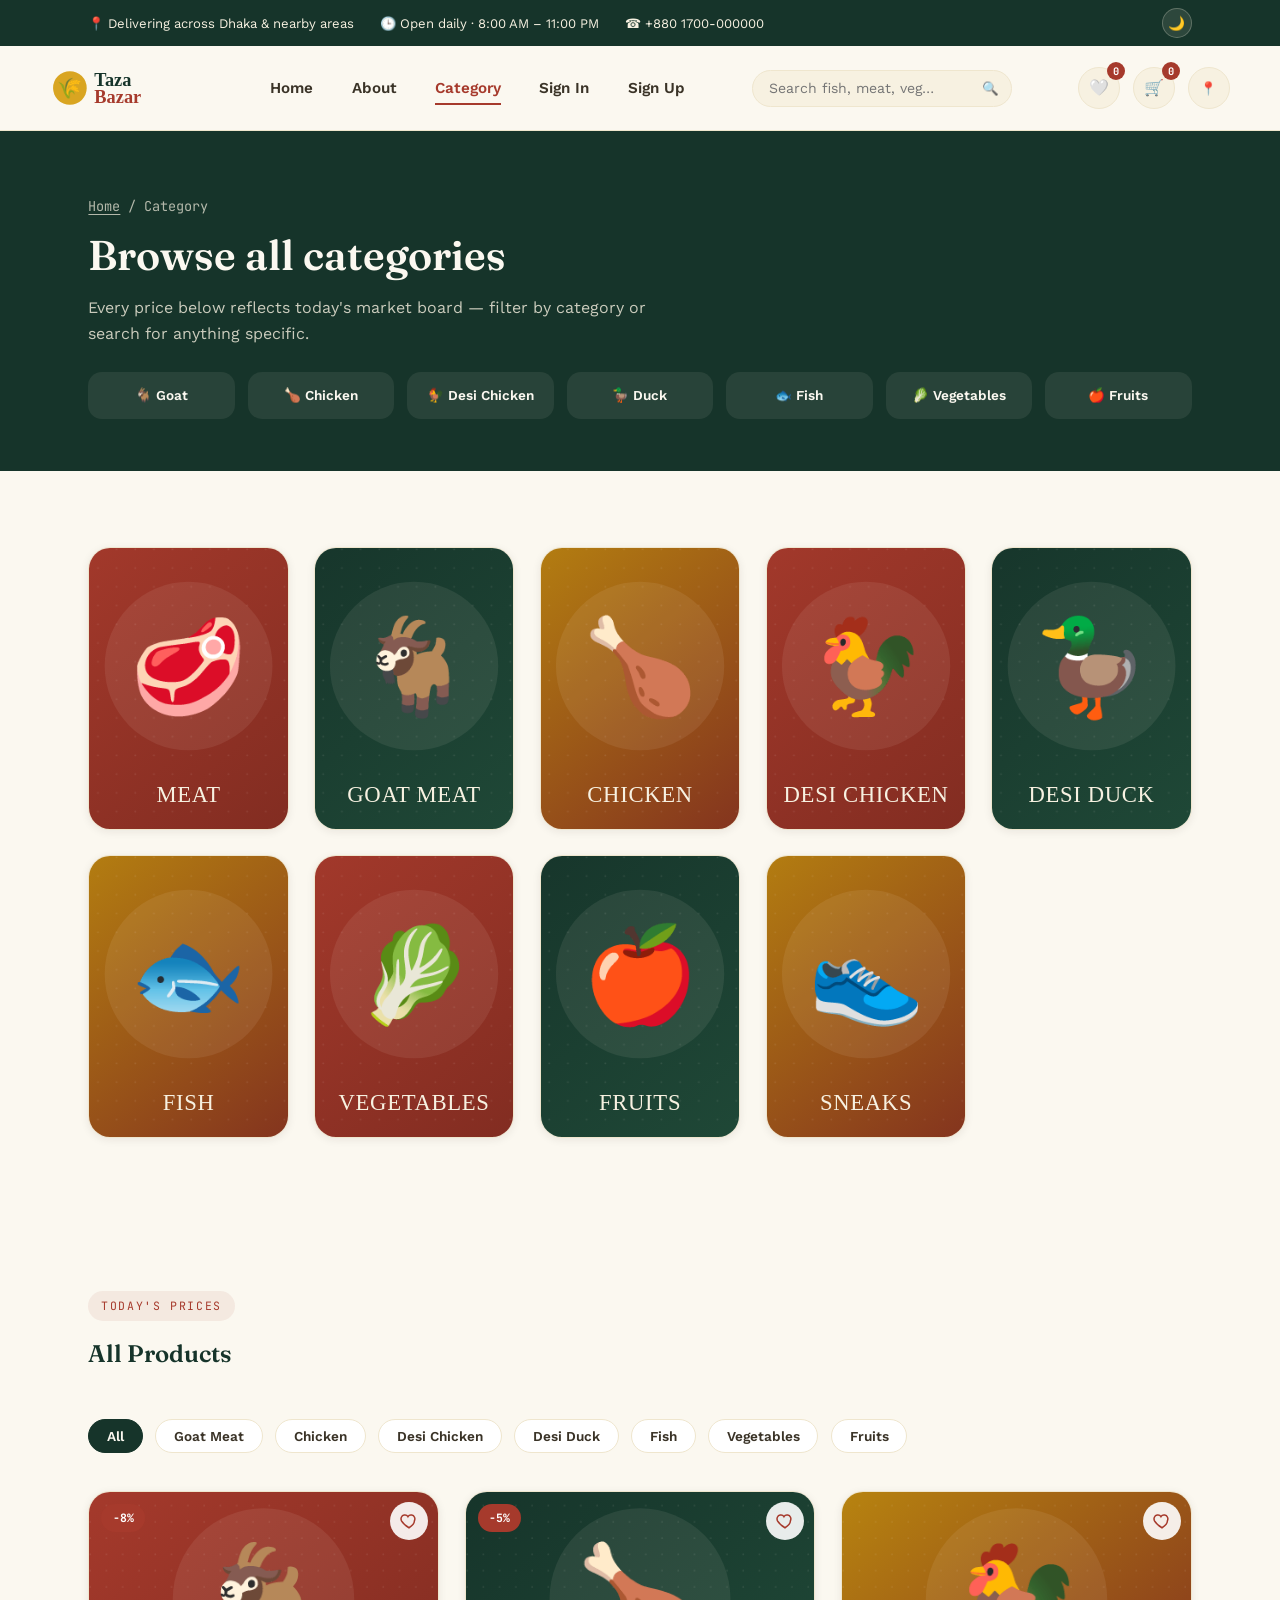
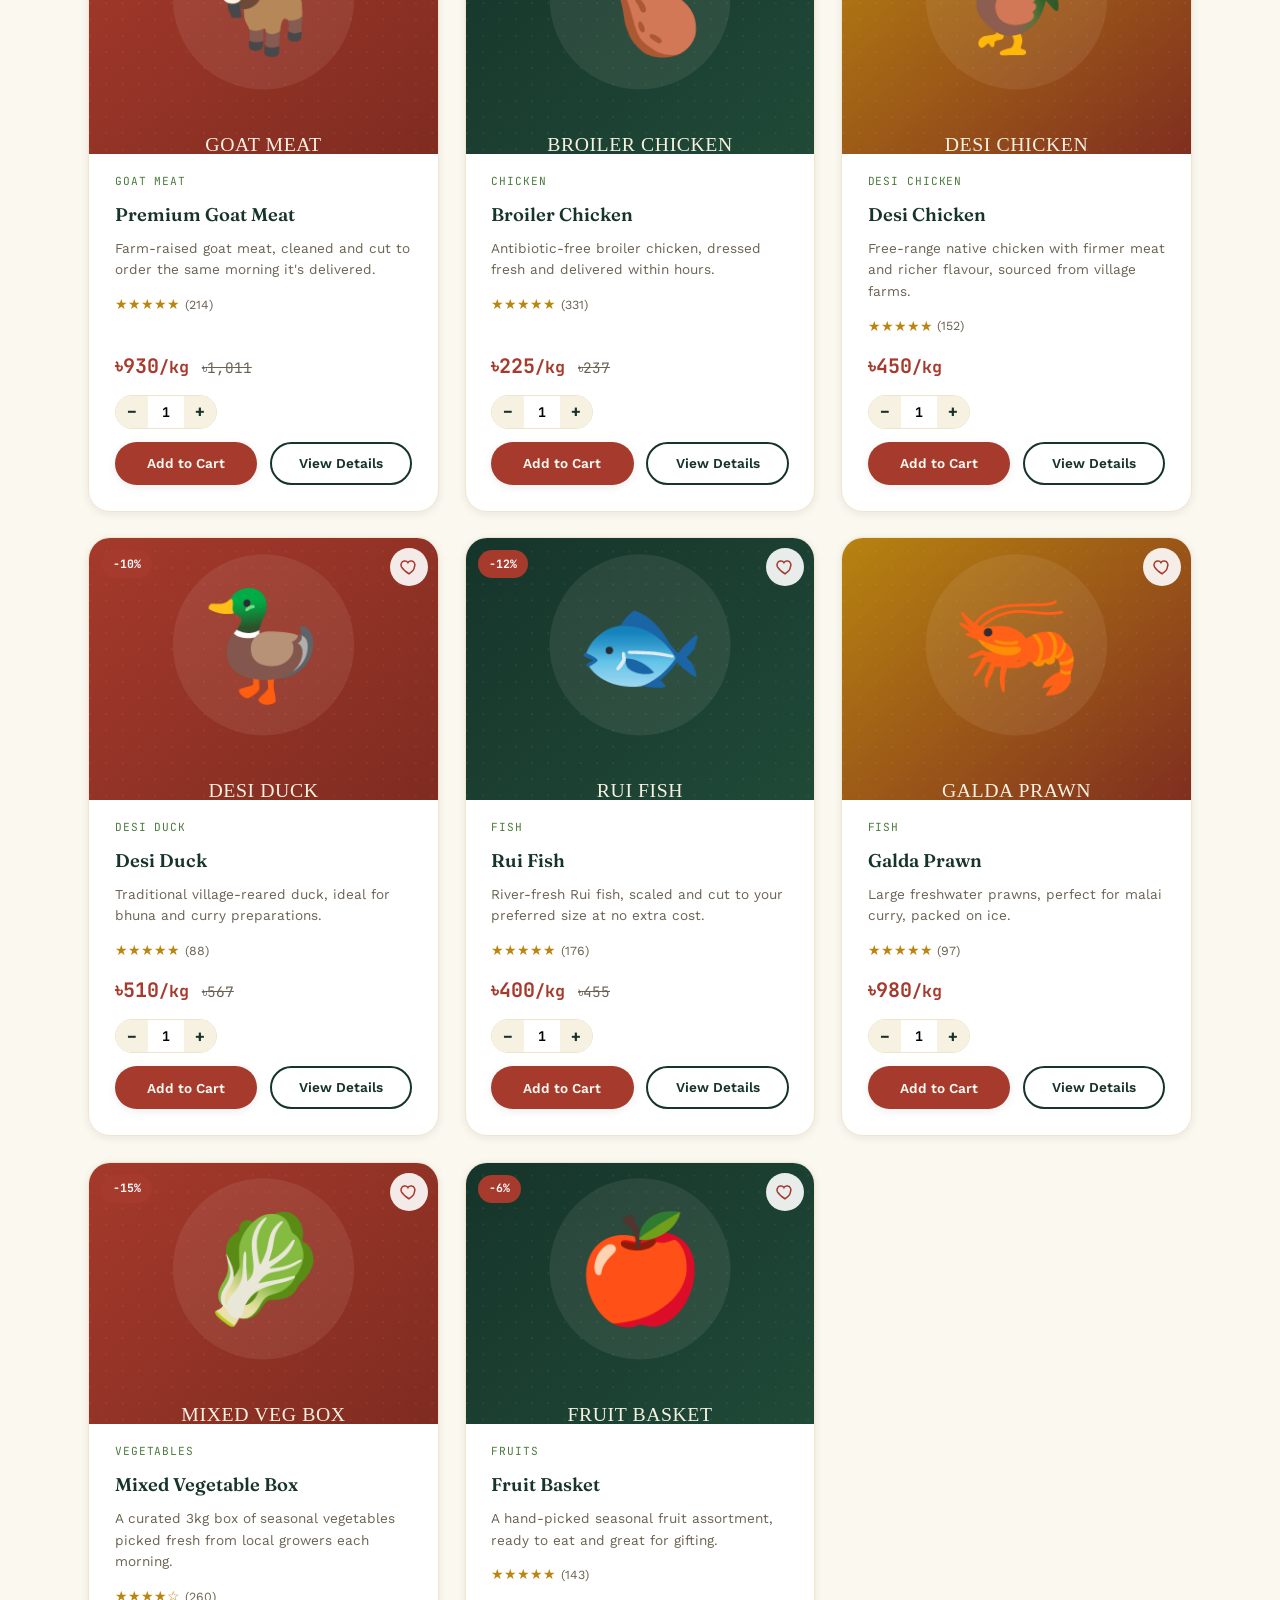
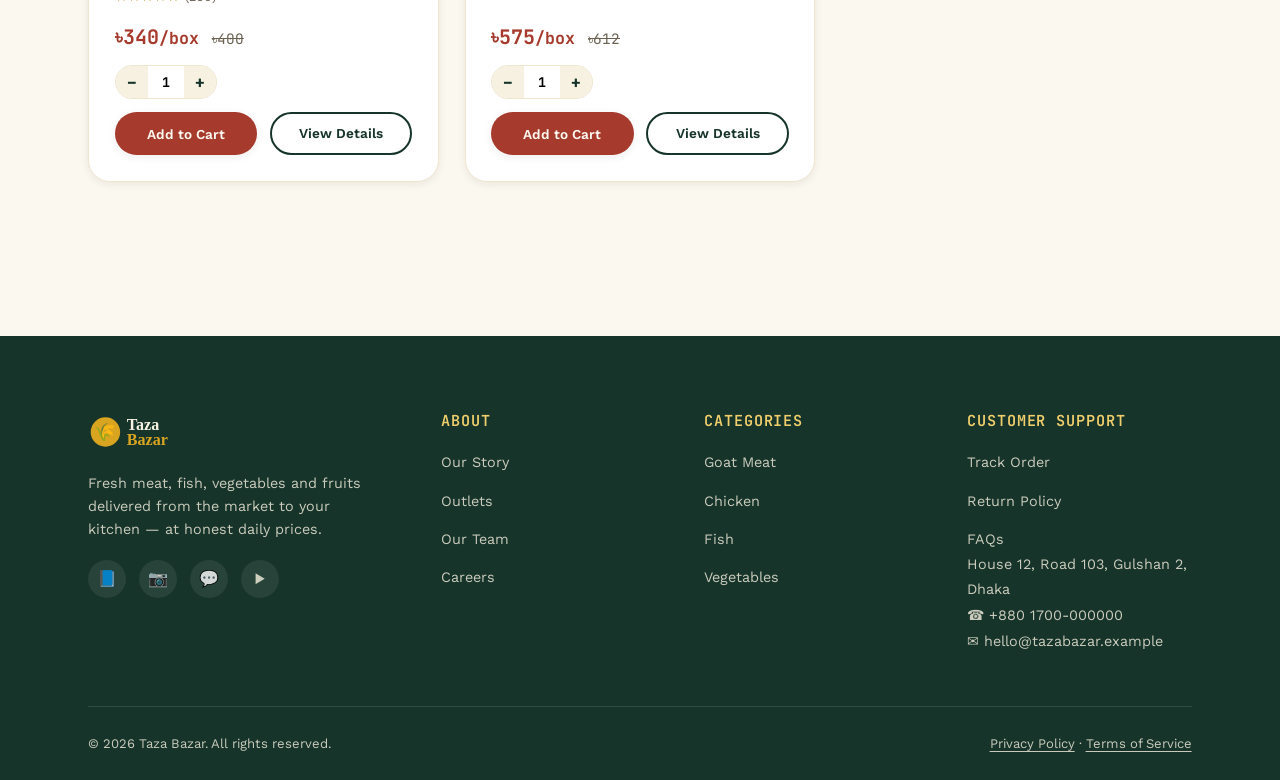
<file: category.html>
<!DOCTYPE html>
<html lang="en">
<head>
<meta charset="UTF-8">
<meta name="viewport" content="width=device-width, initial-scale=1.0">
<title>Category — Taza Bazar</title>
<meta name="description" content="Browse fresh meat, fish, vegetables and fruits by category with today's live market prices.">
<meta name="theme-color" content="#16342A">
<link rel="icon" href="images/logo.svg" type="image/svg+xml">
<link rel="preconnect" href="https://fonts.googleapis.com">
<link rel="preconnect" href="https://fonts.gstatic.com" crossorigin>
<link href="https://fonts.googleapis.com/css2?family=Fraunces:opsz,wght@9..144,500;9..144,600;9..144,700&family=Work+Sans:wght@400;500;600;700&family=JetBrains+Mono:wght@400;600;700&display=swap" rel="stylesheet">
<link rel="stylesheet" href="css/style.css">
<link rel="stylesheet" href="css/responsive.css">
<link rel="stylesheet" href="css/dark-mode.css">
</head>
<body>
<a href="#main-content" class="skip-link">Skip to content</a>

<div class="loader-overlay"><div class="loader-spinner" role="status" aria-label="Loading"></div></div>

<!-- ==========================
     Header Section
========================== -->
<header class="site-header">
  <div class="header-top">
    <div class="container">
      <div class="header-top-left">
        <span>📍 Delivering across Dhaka & nearby areas</span>
        <span>🕒 Open daily · 8:00 AM – 11:00 PM</span>
        <span>☎ +880 1700-000000</span>
      </div>
      <div class="header-top-right">
        <button type="button" class="theme-toggle" data-theme-toggle aria-pressed="false" aria-label="Toggle dark mode">
          <span class="icon-moon" aria-hidden="true">🌙</span><span class="icon-sun" aria-hidden="true">☀️</span>
        </button>
      </div>
    </div>
  </div>

  <div class="header-main container">
    <a href="index.html" class="logo" aria-label="Taza Bazar home">
      <img src="images/logo.svg" alt="Taza Bazar logo" width="200" height="60">
    </a>

    <nav class="main-nav" aria-label="Primary">
      <ul>
        <li><a href="index.html">Home</a></li>
        <li><a href="about.html">About</a></li>
        <li><a href="category.html" aria-current="page">Category</a></li>
        <li><a href="signin.html">Sign In</a></li>
        <li><a href="signup.html">Sign Up</a></li>
      </ul>
    </nav>

    <form class="header-search" data-search-form role="search">
      <label for="header-search-input" class="visually-hidden">Search products</label>
      <input type="search" id="header-search-input" placeholder="Search fish, meat, veg…" autocomplete="off">
      <button type="submit" aria-label="Search">🔍</button>
    </form>

    <div class="header-actions">
      <a class="btn-icon" href="favorite.html" aria-label="View favorites">
        <span aria-hidden="true">🤍</span><span class="badge-count" data-fav-count>0</span>
      </a>
      <a class="btn-icon cart-icon" href="cart.html" aria-label="View cart">
        <span aria-hidden="true">🛒</span><span class="badge-count" data-cart-count>0</span>
      </a>
      <button type="button" class="btn-icon" aria-label="Choose delivery location">📍</button>
      <button type="button" class="hamburger menu-toggle" aria-label="Open menu" aria-expanded="false">
        <span></span><span></span><span></span>
      </button>
    </div>
  </div>

  <nav class="mobile-nav" aria-label="Mobile">
    <ul>
      <li><a href="index.html">Home</a></li>
      <li><a href="about.html">About</a></li>
      <li><a href="category.html">Category</a></li>
      <li><a href="signin.html">Sign In</a></li>
      <li><a href="signup.html">Sign Up</a></li>
    </ul>
  </nav>
</header>

<main id="main-content">

  <section class="page-hero">
    <div class="container">
      <p class="breadcrumb"><a href="index.html">Home</a> / Category</p>
      <h1 data-search-heading>Browse all categories</h1>
      <p style="color:rgba(247,241,225,0.8);max-width:60ch;">Every price below reflects today's market board — filter by category or search for anything specific.</p>
      <nav class="category-hero-strip" aria-label="Jump to category">
        <a href="category.html?cat=Goat%20Meat">🐐 Goat</a>
        <a href="category.html?cat=Chicken">🍗 Chicken</a>
        <a href="category.html?cat=Desi%20Chicken">🐓 Desi Chicken</a>
        <a href="category.html?cat=Desi%20Duck">🦆 Duck</a>
        <a href="category.html?cat=Fish">🐟 Fish</a>
        <a href="category.html?cat=Vegetables">🥬 Vegetables</a>
        <a href="category.html?cat=Fruits">🍎 Fruits</a>
      </nav>
    </div>
  </section>

  <section aria-label="Categories">
    <div class="container">
      <div class="categories-grid" data-category-grid></div>
    </div>
  </section>

  <section aria-label="Products">
    <div class="container">
      <div class="section-head">
        <div>
          <span class="eyebrow">Today's Prices</span>
          <h2>All Products</h2>
        </div>
      </div>
      <div class="products-toolbar" data-product-filter>
        <button type="button" class="chip is-active" data-filter-value="All">All</button>
        <button type="button" class="chip" data-filter-value="Goat Meat">Goat Meat</button>
        <button type="button" class="chip" data-filter-value="Chicken">Chicken</button>
        <button type="button" class="chip" data-filter-value="Desi Chicken">Desi Chicken</button>
        <button type="button" class="chip" data-filter-value="Desi Duck">Desi Duck</button>
        <button type="button" class="chip" data-filter-value="Fish">Fish</button>
        <button type="button" class="chip" data-filter-value="Vegetables">Vegetables</button>
        <button type="button" class="chip" data-filter-value="Fruits">Fruits</button>
      </div>
      <div class="products-grid" data-product-grid></div>
    </div>
  </section>

</main>

<!-- ==========================
     Footer
========================== -->
<footer class="site-footer">
  <div class="container">
    <div class="footer-top">
      <div class="footer-brand">
        <a href="index.html" class="logo"><img src="images/logo-light.svg" alt="Taza Bazar logo" width="200" height="60"></a>
        <p>Fresh meat, fish, vegetables and fruits delivered from the market to your kitchen — at honest daily prices.</p>
        <div class="social-icons">
          <a href="#" aria-label="Facebook">📘</a>
          <a href="#" aria-label="Instagram">📷</a>
          <a href="#" aria-label="WhatsApp">💬</a>
          <a href="#" aria-label="YouTube">▶️</a>
        </div>
      </div>
      <div class="footer-col">
        <h4>About</h4>
        <ul>
          <li><a href="about.html">Our Story</a></li>
          <li><a href="about.html#outlets">Outlets</a></li>
          <li><a href="about.html#team">Our Team</a></li>
          <li><a href="#">Careers</a></li>
        </ul>
      </div>
      <div class="footer-col">
        <h4>Categories</h4>
        <ul>
          <li><a href="category.html?cat=Goat%20Meat">Goat Meat</a></li>
          <li><a href="category.html?cat=Chicken">Chicken</a></li>
          <li><a href="category.html?cat=Fish">Fish</a></li>
          <li><a href="category.html?cat=Vegetables">Vegetables</a></li>
        </ul>
      </div>
      <div class="footer-col">
        <h4>Customer Support</h4>
        <ul>
          <li><a href="cart.html">Track Order</a></li>
          <li><a href="#">Return Policy</a></li>
          <li><a href="#">FAQs</a></li>
        </ul>
        <address>
          House 12, Road 103, Gulshan 2, Dhaka<br>
          ☎ +880 1700-000000<br>
          ✉ hello@tazabazar.example
        </address>
      </div>
    </div>
    <div class="footer-bottom">
      <span>© <span data-current-year></span> Taza Bazar. All rights reserved.</span>
      <span><a href="#">Privacy Policy</a> · <a href="#">Terms of Service</a></span>
    </div>
  </div>
</footer>

<script src="javascript/script.js"></script>
<script src="javascript/cart.js"></script>
<script src="javascript/search.js"></script>
<script src="javascript/favorite.js"></script>
<script src="javascript/darkmode.js"></script>
</body>
</html>
</file>
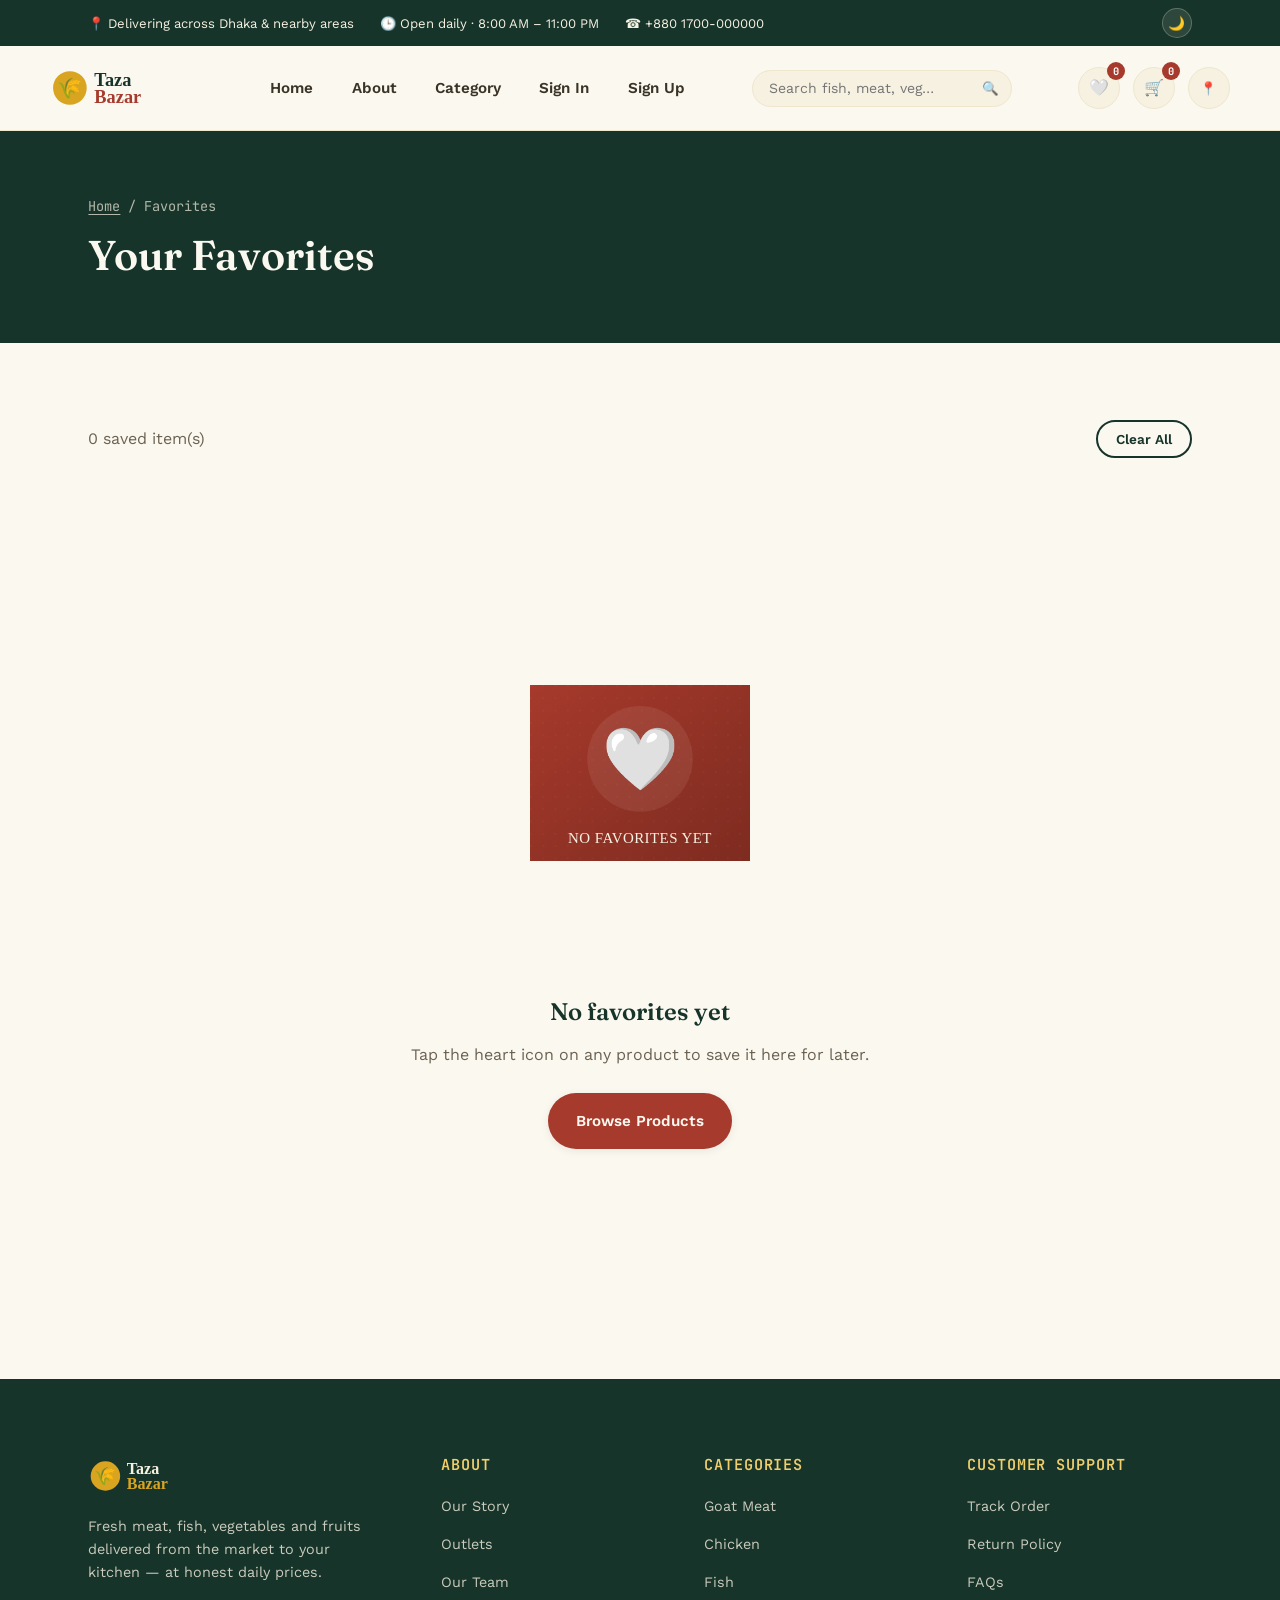
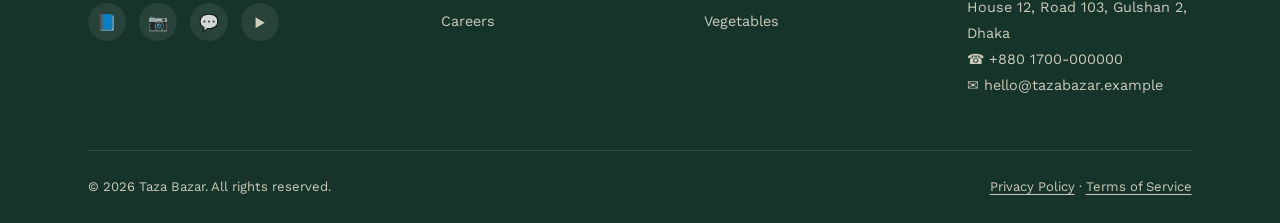
<file: favorite.html>
<!DOCTYPE html>
<html lang="en">
<head>
<meta charset="UTF-8">
<meta name="viewport" content="width=device-width, initial-scale=1.0">
<title>Your Favorites — Taza Bazar</title>
<meta name="description" content="View and manage the products you've saved as favorites on Taza Bazar.">
<meta name="theme-color" content="#16342A">
<link rel="icon" href="images/logo.svg" type="image/svg+xml">
<link rel="preconnect" href="https://fonts.googleapis.com">
<link rel="preconnect" href="https://fonts.gstatic.com" crossorigin>
<link href="https://fonts.googleapis.com/css2?family=Fraunces:opsz,wght@9..144,500;9..144,600;9..144,700&family=Work+Sans:wght@400;500;600;700&family=JetBrains+Mono:wght@400;600;700&display=swap" rel="stylesheet">
<link rel="stylesheet" href="css/style.css">
<link rel="stylesheet" href="css/responsive.css">
<link rel="stylesheet" href="css/dark-mode.css">
</head>
<body>
<a href="#main-content" class="skip-link">Skip to content</a>

<div class="loader-overlay"><div class="loader-spinner" role="status" aria-label="Loading"></div></div>

<!-- ==========================
     Header Section
========================== -->
<header class="site-header">
  <div class="header-top">
    <div class="container">
      <div class="header-top-left">
        <span>📍 Delivering across Dhaka & nearby areas</span>
        <span>🕒 Open daily · 8:00 AM – 11:00 PM</span>
        <span>☎ +880 1700-000000</span>
      </div>
      <div class="header-top-right">
        <button type="button" class="theme-toggle" data-theme-toggle aria-pressed="false" aria-label="Toggle dark mode">
          <span class="icon-moon" aria-hidden="true">🌙</span><span class="icon-sun" aria-hidden="true">☀️</span>
        </button>
      </div>
    </div>
  </div>

  <div class="header-main container">
    <a href="index.html" class="logo" aria-label="Taza Bazar home">
      <img src="images/logo.svg" alt="Taza Bazar logo" width="200" height="60">
    </a>

    <nav class="main-nav" aria-label="Primary">
      <ul>
        <li><a href="index.html">Home</a></li>
        <li><a href="about.html">About</a></li>
        <li><a href="category.html">Category</a></li>
        <li><a href="signin.html">Sign In</a></li>
        <li><a href="signup.html">Sign Up</a></li>
      </ul>
    </nav>

    <form class="header-search" data-search-form role="search">
      <label for="header-search-input" class="visually-hidden">Search products</label>
      <input type="search" id="header-search-input" placeholder="Search fish, meat, veg…" autocomplete="off">
      <button type="submit" aria-label="Search">🔍</button>
    </form>

    <div class="header-actions">
      <a class="btn-icon" href="favorite.html" aria-label="View favorites">
        <span aria-hidden="true">🤍</span><span class="badge-count" data-fav-count>0</span>
      </a>
      <a class="btn-icon cart-icon" href="cart.html" aria-label="View cart">
        <span aria-hidden="true">🛒</span><span class="badge-count" data-cart-count>0</span>
      </a>
      <button type="button" class="btn-icon" aria-label="Choose delivery location">📍</button>
      <button type="button" class="hamburger menu-toggle" aria-label="Open menu" aria-expanded="false">
        <span></span><span></span><span></span>
      </button>
    </div>
  </div>

  <nav class="mobile-nav" aria-label="Mobile">
    <ul>
      <li><a href="index.html">Home</a></li>
      <li><a href="about.html">About</a></li>
      <li><a href="category.html">Category</a></li>
      <li><a href="signin.html">Sign In</a></li>
      <li><a href="signup.html">Sign Up</a></li>
    </ul>
  </nav>
</header>

<main id="main-content">

  <section class="page-hero">
    <div class="container">
      <p class="breadcrumb"><a href="index.html">Home</a> / Favorites</p>
      <h1>Your Favorites</h1>
    </div>
  </section>

  <section aria-label="Favorites">
    <div class="container">
      <div class="favorite-toolbar">
        <p style="color:var(--color-ink-400);margin:0;"><span data-fav-count>0</span> saved item(s)</p>
        <button type="button" class="btn btn-outline btn-sm" data-clear-favorites>Clear All</button>
      </div>

      <div class="empty-state" data-fav-empty style="display:none;">
        <img src="images/empty-fav.svg" alt="No favorites yet illustration" width="500" height="400">
        <h2>No favorites yet</h2>
        <p>Tap the heart icon on any product to save it here for later.</p>
        <a href="category.html" class="btn btn-primary">Browse Products</a>
      </div>

      <div class="products-grid" data-favorites-grid></div>
    </div>
  </section>

</main>

<!-- ==========================
     Footer
========================== -->
<footer class="site-footer">
  <div class="container">
    <div class="footer-top">
      <div class="footer-brand">
        <a href="index.html" class="logo"><img src="images/logo-light.svg" alt="Taza Bazar logo" width="200" height="60"></a>
        <p>Fresh meat, fish, vegetables and fruits delivered from the market to your kitchen — at honest daily prices.</p>
        <div class="social-icons">
          <a href="#" aria-label="Facebook">📘</a>
          <a href="#" aria-label="Instagram">📷</a>
          <a href="#" aria-label="WhatsApp">💬</a>
          <a href="#" aria-label="YouTube">▶️</a>
        </div>
      </div>
      <div class="footer-col">
        <h4>About</h4>
        <ul>
          <li><a href="about.html">Our Story</a></li>
          <li><a href="about.html#outlets">Outlets</a></li>
          <li><a href="about.html#team">Our Team</a></li>
          <li><a href="#">Careers</a></li>
        </ul>
      </div>
      <div class="footer-col">
        <h4>Categories</h4>
        <ul>
          <li><a href="category.html?cat=Goat%20Meat">Goat Meat</a></li>
          <li><a href="category.html?cat=Chicken">Chicken</a></li>
          <li><a href="category.html?cat=Fish">Fish</a></li>
          <li><a href="category.html?cat=Vegetables">Vegetables</a></li>
        </ul>
      </div>
      <div class="footer-col">
        <h4>Customer Support</h4>
        <ul>
          <li><a href="cart.html">Track Order</a></li>
          <li><a href="#">Return Policy</a></li>
          <li><a href="#">FAQs</a></li>
        </ul>
        <address>
          House 12, Road 103, Gulshan 2, Dhaka<br>
          ☎ +880 1700-000000<br>
          ✉ hello@tazabazar.example
        </address>
      </div>
    </div>
    <div class="footer-bottom">
      <span>© <span data-current-year></span> Taza Bazar. All rights reserved.</span>
      <span><a href="#">Privacy Policy</a> · <a href="#">Terms of Service</a></span>
    </div>
  </div>
</footer>

<script src="javascript/script.js"></script>
<script src="javascript/cart.js"></script>
<script src="javascript/search.js"></script>
<script src="javascript/favorite.js"></script>
<script src="javascript/darkmode.js"></script>
</body>
</html>
</file>
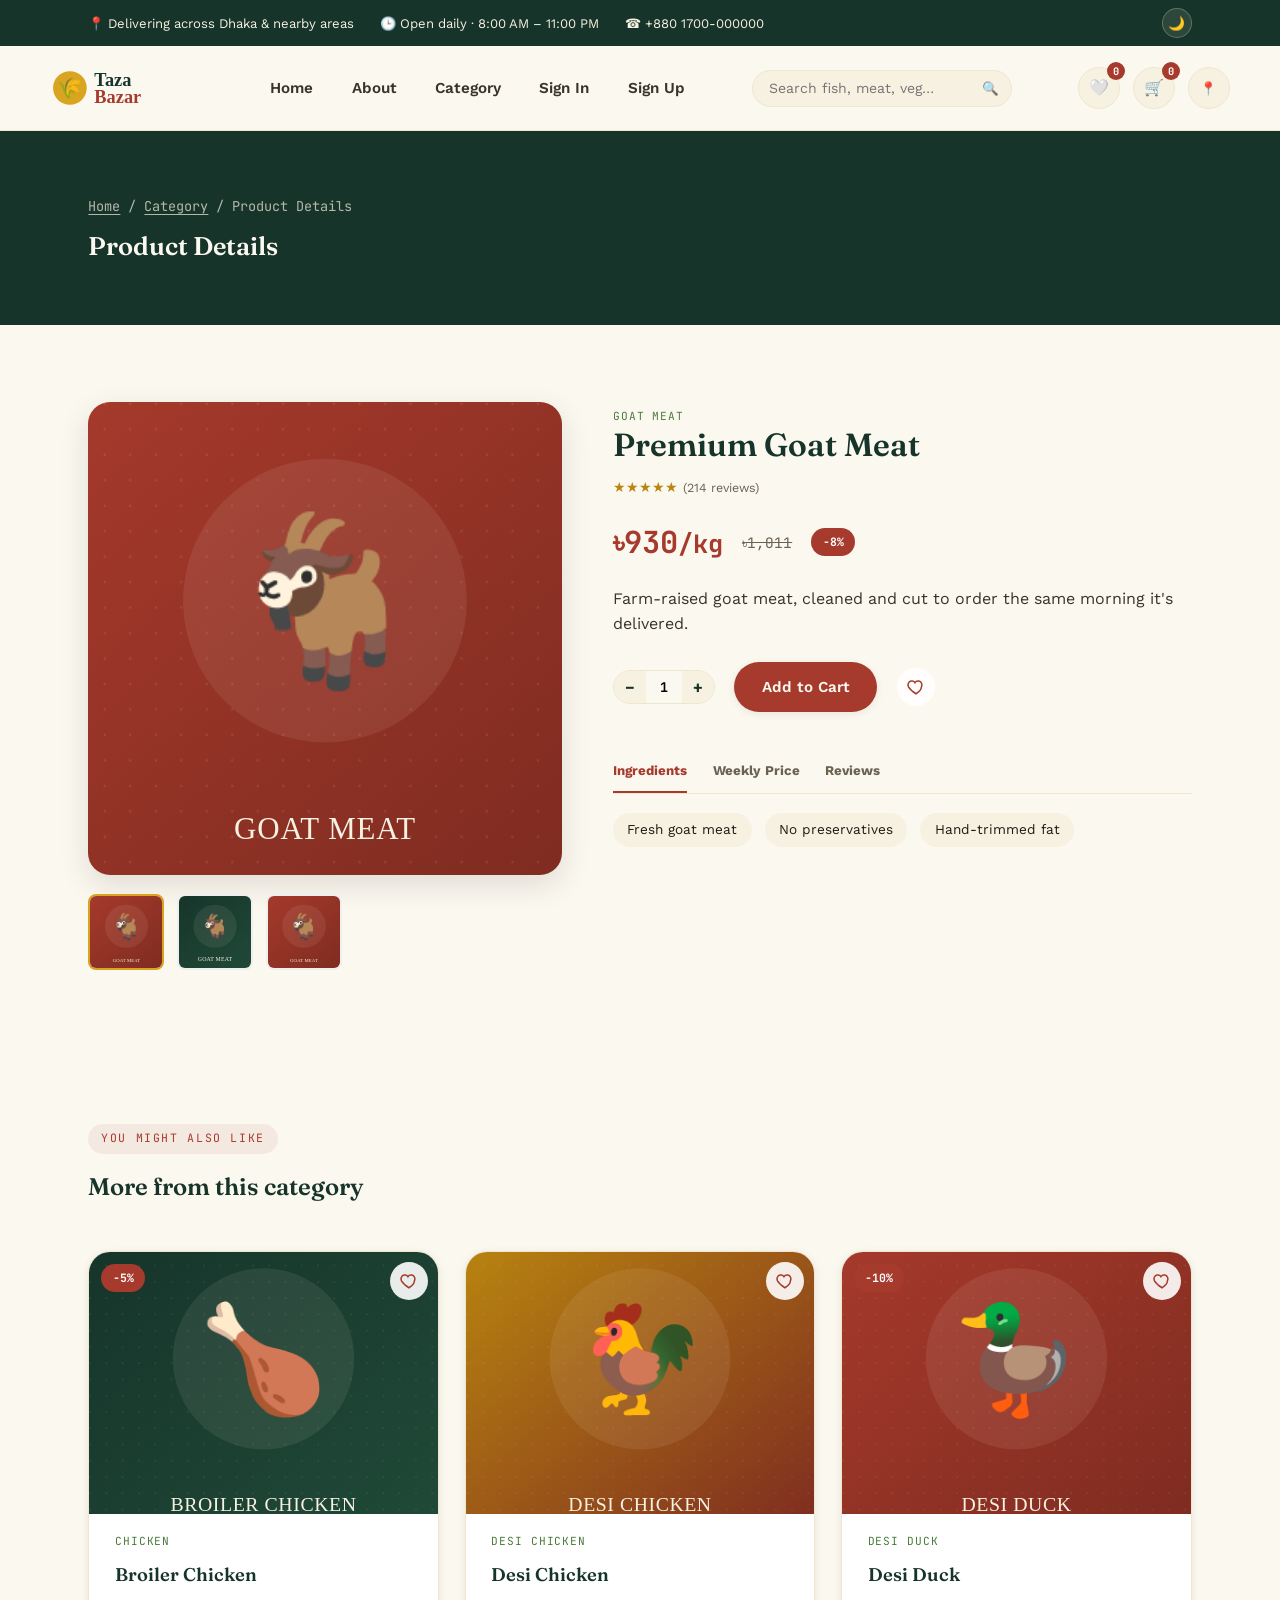
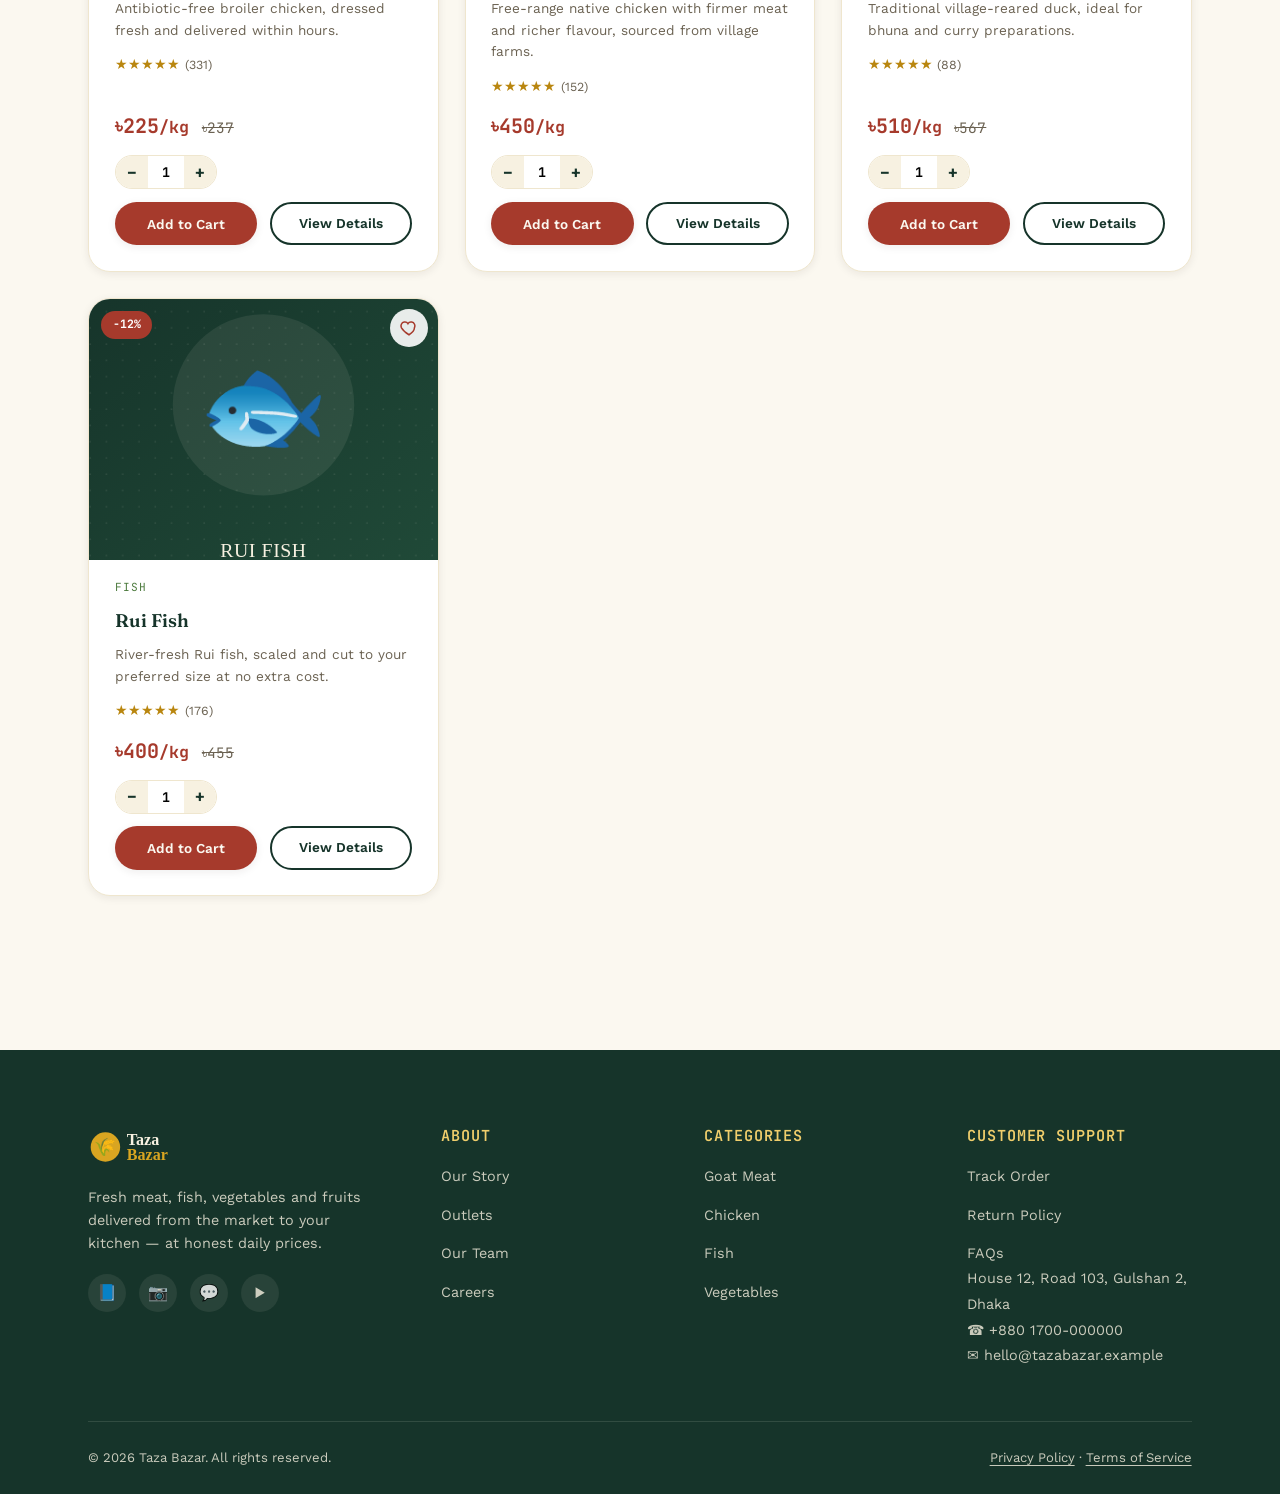
<file: product-details.html>
<!DOCTYPE html>
<html lang="en">
<head>
<meta charset="UTF-8">
<meta name="viewport" content="width=device-width, initial-scale=1.0">
<title>Product Details — Taza Bazar</title>
<meta name="description" content="View full details, ingredients, weekly pricing and reviews for products on Taza Bazar.">
<meta name="theme-color" content="#16342A">
<link rel="icon" href="images/logo.svg" type="image/svg+xml">
<link rel="preconnect" href="https://fonts.googleapis.com">
<link rel="preconnect" href="https://fonts.gstatic.com" crossorigin>
<link href="https://fonts.googleapis.com/css2?family=Fraunces:opsz,wght@9..144,500;9..144,600;9..144,700&family=Work+Sans:wght@400;500;600;700&family=JetBrains+Mono:wght@400;600;700&display=swap" rel="stylesheet">
<link rel="stylesheet" href="css/style.css">
<link rel="stylesheet" href="css/responsive.css">
<link rel="stylesheet" href="css/dark-mode.css">
</head>
<body>
<a href="#main-content" class="skip-link">Skip to content</a>

<div class="loader-overlay"><div class="loader-spinner" role="status" aria-label="Loading"></div></div>

<!-- ==========================
     Header Section
========================== -->
<header class="site-header">
  <div class="header-top">
    <div class="container">
      <div class="header-top-left">
        <span>📍 Delivering across Dhaka & nearby areas</span>
        <span>🕒 Open daily · 8:00 AM – 11:00 PM</span>
        <span>☎ +880 1700-000000</span>
      </div>
      <div class="header-top-right">
        <button type="button" class="theme-toggle" data-theme-toggle aria-pressed="false" aria-label="Toggle dark mode">
          <span class="icon-moon" aria-hidden="true">🌙</span><span class="icon-sun" aria-hidden="true">☀️</span>
        </button>
      </div>
    </div>
  </div>

  <div class="header-main container">
    <a href="index.html" class="logo" aria-label="Taza Bazar home">
      <img src="images/logo.svg" alt="Taza Bazar logo" width="200" height="60">
    </a>

    <nav class="main-nav" aria-label="Primary">
      <ul>
        <li><a href="index.html">Home</a></li>
        <li><a href="about.html">About</a></li>
        <li><a href="category.html">Category</a></li>
        <li><a href="signin.html">Sign In</a></li>
        <li><a href="signup.html">Sign Up</a></li>
      </ul>
    </nav>

    <form class="header-search" data-search-form role="search">
      <label for="header-search-input" class="visually-hidden">Search products</label>
      <input type="search" id="header-search-input" placeholder="Search fish, meat, veg…" autocomplete="off">
      <button type="submit" aria-label="Search">🔍</button>
    </form>

    <div class="header-actions">
      <a class="btn-icon" href="favorite.html" aria-label="View favorites">
        <span aria-hidden="true">🤍</span><span class="badge-count" data-fav-count>0</span>
      </a>
      <a class="btn-icon cart-icon" href="cart.html" aria-label="View cart">
        <span aria-hidden="true">🛒</span><span class="badge-count" data-cart-count>0</span>
      </a>
      <button type="button" class="btn-icon" aria-label="Choose delivery location">📍</button>
      <button type="button" class="hamburger menu-toggle" aria-label="Open menu" aria-expanded="false">
        <span></span><span></span><span></span>
      </button>
    </div>
  </div>

  <nav class="mobile-nav" aria-label="Mobile">
    <ul>
      <li><a href="index.html">Home</a></li>
      <li><a href="about.html">About</a></li>
      <li><a href="category.html">Category</a></li>
      <li><a href="signin.html">Sign In</a></li>
      <li><a href="signup.html">Sign Up</a></li>
    </ul>
  </nav>
</header>

<main id="main-content">

  <section class="page-hero">
    <div class="container">
      <p class="breadcrumb"><a href="index.html">Home</a> / <a href="category.html">Category</a> / Product Details</p>
      <h1 style="font-size:1.6rem;">Product Details</h1>
    </div>
  </section>

  <section aria-label="Product">
    <div class="container" data-pd-wrap></div>
  </section>

  <section aria-label="Related products">
    <div class="container">
      <div class="section-head">
        <div>
          <span class="eyebrow">You Might Also Like</span>
          <h2>More from this category</h2>
        </div>
      </div>
      <div class="products-grid" data-pd-related></div>
    </div>
  </section>

</main>

<!-- ==========================
     Footer
========================== -->
<footer class="site-footer">
  <div class="container">
    <div class="footer-top">
      <div class="footer-brand">
        <a href="index.html" class="logo"><img src="images/logo-light.svg" alt="Taza Bazar logo" width="200" height="60"></a>
        <p>Fresh meat, fish, vegetables and fruits delivered from the market to your kitchen — at honest daily prices.</p>
        <div class="social-icons">
          <a href="#" aria-label="Facebook">📘</a>
          <a href="#" aria-label="Instagram">📷</a>
          <a href="#" aria-label="WhatsApp">💬</a>
          <a href="#" aria-label="YouTube">▶️</a>
        </div>
      </div>
      <div class="footer-col">
        <h4>About</h4>
        <ul>
          <li><a href="about.html">Our Story</a></li>
          <li><a href="about.html#outlets">Outlets</a></li>
          <li><a href="about.html#team">Our Team</a></li>
          <li><a href="#">Careers</a></li>
        </ul>
      </div>
      <div class="footer-col">
        <h4>Categories</h4>
        <ul>
          <li><a href="category.html?cat=Goat%20Meat">Goat Meat</a></li>
          <li><a href="category.html?cat=Chicken">Chicken</a></li>
          <li><a href="category.html?cat=Fish">Fish</a></li>
          <li><a href="category.html?cat=Vegetables">Vegetables</a></li>
        </ul>
      </div>
      <div class="footer-col">
        <h4>Customer Support</h4>
        <ul>
          <li><a href="cart.html">Track Order</a></li>
          <li><a href="#">Return Policy</a></li>
          <li><a href="#">FAQs</a></li>
        </ul>
        <address>
          House 12, Road 103, Gulshan 2, Dhaka<br>
          ☎ +880 1700-000000<br>
          ✉ hello@tazabazar.example
        </address>
      </div>
    </div>
    <div class="footer-bottom">
      <span>© <span data-current-year></span> Taza Bazar. All rights reserved.</span>
      <span><a href="#">Privacy Policy</a> · <a href="#">Terms of Service</a></span>
    </div>
  </div>
</footer>

<script src="javascript/script.js"></script>
<script src="javascript/cart.js"></script>
<script src="javascript/search.js"></script>
<script src="javascript/favorite.js"></script>
<script src="javascript/darkmode.js"></script>
</body>
</html>
</file>
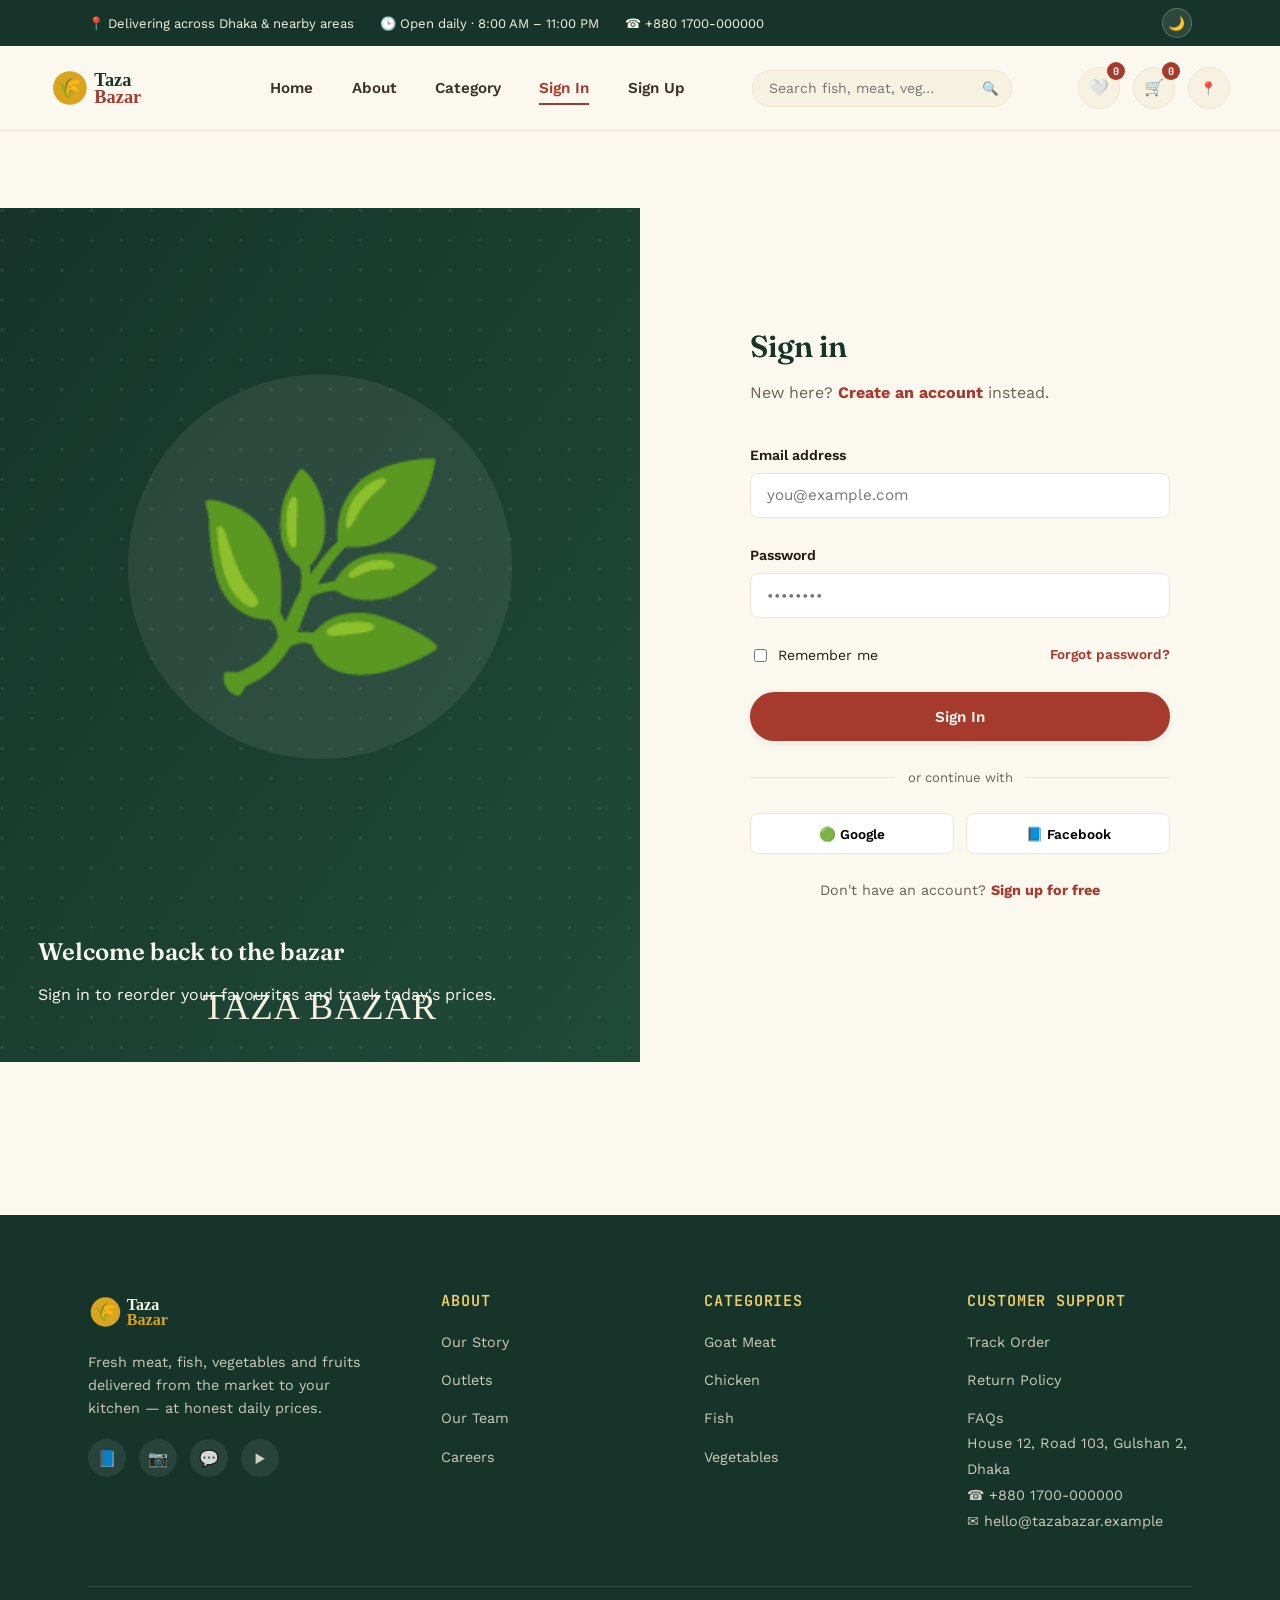
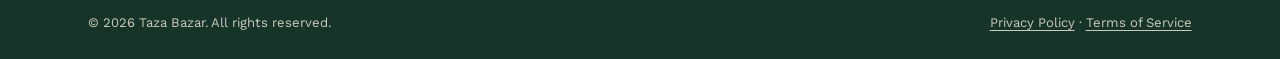
<file: signin.html>
<!DOCTYPE html>
<html lang="en">
<head>
<meta charset="UTF-8">
<meta name="viewport" content="width=device-width, initial-scale=1.0">
<title>Sign In — Taza Bazar</title>
<meta name="description" content="Sign in to your Taza Bazar account to track orders and reorder favourites.">
<meta name="theme-color" content="#16342A">
<link rel="icon" href="images/logo.svg" type="image/svg+xml">
<link rel="preconnect" href="https://fonts.googleapis.com">
<link rel="preconnect" href="https://fonts.gstatic.com" crossorigin>
<link href="https://fonts.googleapis.com/css2?family=Fraunces:opsz,wght@9..144,500;9..144,600;9..144,700&family=Work+Sans:wght@400;500;600;700&family=JetBrains+Mono:wght@400;600;700&display=swap" rel="stylesheet">
<link rel="stylesheet" href="css/style.css">
<link rel="stylesheet" href="css/responsive.css">
<link rel="stylesheet" href="css/dark-mode.css">
</head>
<body>
<a href="#main-content" class="skip-link">Skip to content</a>

<div class="loader-overlay"><div class="loader-spinner" role="status" aria-label="Loading"></div></div>

<!-- ==========================
     Header Section
========================== -->
<header class="site-header">
  <div class="header-top">
    <div class="container">
      <div class="header-top-left">
        <span>📍 Delivering across Dhaka & nearby areas</span>
        <span>🕒 Open daily · 8:00 AM – 11:00 PM</span>
        <span>☎ +880 1700-000000</span>
      </div>
      <div class="header-top-right">
        <button type="button" class="theme-toggle" data-theme-toggle aria-pressed="false" aria-label="Toggle dark mode">
          <span class="icon-moon" aria-hidden="true">🌙</span><span class="icon-sun" aria-hidden="true">☀️</span>
        </button>
      </div>
    </div>
  </div>

  <div class="header-main container">
    <a href="index.html" class="logo" aria-label="Taza Bazar home">
      <img src="images/logo.svg" alt="Taza Bazar logo" width="200" height="60">
    </a>

    <nav class="main-nav" aria-label="Primary">
      <ul>
        <li><a href="index.html">Home</a></li>
        <li><a href="about.html">About</a></li>
        <li><a href="category.html">Category</a></li>
        <li><a href="signin.html" aria-current="page">Sign In</a></li>
        <li><a href="signup.html">Sign Up</a></li>
      </ul>
    </nav>

    <form class="header-search" data-search-form role="search">
      <label for="header-search-input" class="visually-hidden">Search products</label>
      <input type="search" id="header-search-input" placeholder="Search fish, meat, veg…" autocomplete="off">
      <button type="submit" aria-label="Search">🔍</button>
    </form>

    <div class="header-actions">
      <a class="btn-icon" href="favorite.html" aria-label="View favorites">
        <span aria-hidden="true">🤍</span><span class="badge-count" data-fav-count>0</span>
      </a>
      <a class="btn-icon cart-icon" href="cart.html" aria-label="View cart">
        <span aria-hidden="true">🛒</span><span class="badge-count" data-cart-count>0</span>
      </a>
      <button type="button" class="btn-icon" aria-label="Choose delivery location">📍</button>
      <button type="button" class="hamburger menu-toggle" aria-label="Open menu" aria-expanded="false">
        <span></span><span></span><span></span>
      </button>
    </div>
  </div>

  <nav class="mobile-nav" aria-label="Mobile">
    <ul>
      <li><a href="index.html">Home</a></li>
      <li><a href="about.html">About</a></li>
      <li><a href="category.html">Category</a></li>
      <li><a href="signin.html">Sign In</a></li>
      <li><a href="signup.html">Sign Up</a></li>
    </ul>
  </nav>
</header>

<main id="main-content">

  <section aria-label="Sign in">
    <div class="auth-wrap">
      <div class="auth-media">
        <img src="images/auth-side.svg" alt="Fresh produce at Taza Bazar" width="600" height="800">
        <div class="auth-media-caption">
          <h2>Welcome back to the bazar</h2>
          <p>Sign in to reorder your favourites and track today's prices.</p>
        </div>
      </div>
      <div class="auth-form-col">
        <form class="auth-form" id="signinForm" novalidate>
          <h1>Sign in</h1>
          <p>New here? <a href="signup.html" style="color:var(--color-brick-600);font-weight:700;">Create an account</a> instead.</p>

          <div class="form-group">
            <label for="signinEmail">Email address</label>
            <input type="email" id="signinEmail" name="email" required autocomplete="email" placeholder="you@example.com">
            <span class="field-error">Please enter a valid email address.</span>
          </div>

          <div class="form-group">
            <label for="signinPassword">Password</label>
            <input type="password" id="signinPassword" name="password" required minlength="6" autocomplete="current-password" placeholder="••••••••">
            <span class="field-error">Password must be at least 6 characters.</span>
          </div>

          <div class="form-between">
            <label class="form-check"><input type="checkbox" name="remember"> Remember me</label>
            <a href="#">Forgot password?</a>
          </div>

          <button type="submit" class="btn btn-primary btn-block">Sign In</button>

          <div class="auth-divider">or continue with</div>
          <div class="social-auth">
            <button type="button">🟢 Google</button>
            <button type="button">📘 Facebook</button>
          </div>

          <p class="auth-switch">Don't have an account? <a href="signup.html">Sign up for free</a></p>
        </form>
      </div>
    </div>
  </section>

</main>

<!-- ==========================
     Footer
========================== -->
<footer class="site-footer">
  <div class="container">
    <div class="footer-top">
      <div class="footer-brand">
        <a href="index.html" class="logo"><img src="images/logo-light.svg" alt="Taza Bazar logo" width="200" height="60"></a>
        <p>Fresh meat, fish, vegetables and fruits delivered from the market to your kitchen — at honest daily prices.</p>
        <div class="social-icons">
          <a href="#" aria-label="Facebook">📘</a>
          <a href="#" aria-label="Instagram">📷</a>
          <a href="#" aria-label="WhatsApp">💬</a>
          <a href="#" aria-label="YouTube">▶️</a>
        </div>
      </div>
      <div class="footer-col">
        <h4>About</h4>
        <ul>
          <li><a href="about.html">Our Story</a></li>
          <li><a href="about.html#outlets">Outlets</a></li>
          <li><a href="about.html#team">Our Team</a></li>
          <li><a href="#">Careers</a></li>
        </ul>
      </div>
      <div class="footer-col">
        <h4>Categories</h4>
        <ul>
          <li><a href="category.html?cat=Goat%20Meat">Goat Meat</a></li>
          <li><a href="category.html?cat=Chicken">Chicken</a></li>
          <li><a href="category.html?cat=Fish">Fish</a></li>
          <li><a href="category.html?cat=Vegetables">Vegetables</a></li>
        </ul>
      </div>
      <div class="footer-col">
        <h4>Customer Support</h4>
        <ul>
          <li><a href="cart.html">Track Order</a></li>
          <li><a href="#">Return Policy</a></li>
          <li><a href="#">FAQs</a></li>
        </ul>
        <address>
          House 12, Road 103, Gulshan 2, Dhaka<br>
          ☎ +880 1700-000000<br>
          ✉ hello@tazabazar.example
        </address>
      </div>
    </div>
    <div class="footer-bottom">
      <span>© <span data-current-year></span> Taza Bazar. All rights reserved.</span>
      <span><a href="#">Privacy Policy</a> · <a href="#">Terms of Service</a></span>
    </div>
  </div>
</footer>

<script src="javascript/script.js"></script>
<script src="javascript/cart.js"></script>
<script src="javascript/search.js"></script>
<script src="javascript/favorite.js"></script>
<script src="javascript/darkmode.js"></script>
<script>
document.getElementById("signinForm").addEventListener("submit", function (e) {
  e.preventDefault();
  let valid = true;
  this.querySelectorAll("[required]").forEach((input) => {
    const group = input.closest(".form-group");
    const ok = input.checkValidity();
    group.classList.toggle("has-error", !ok);
    if (!ok) valid = false;
  });
  if (valid) window.tazaShowToast("Signed in successfully — welcome back!");
});
</script>
</body>
</html>
</file>
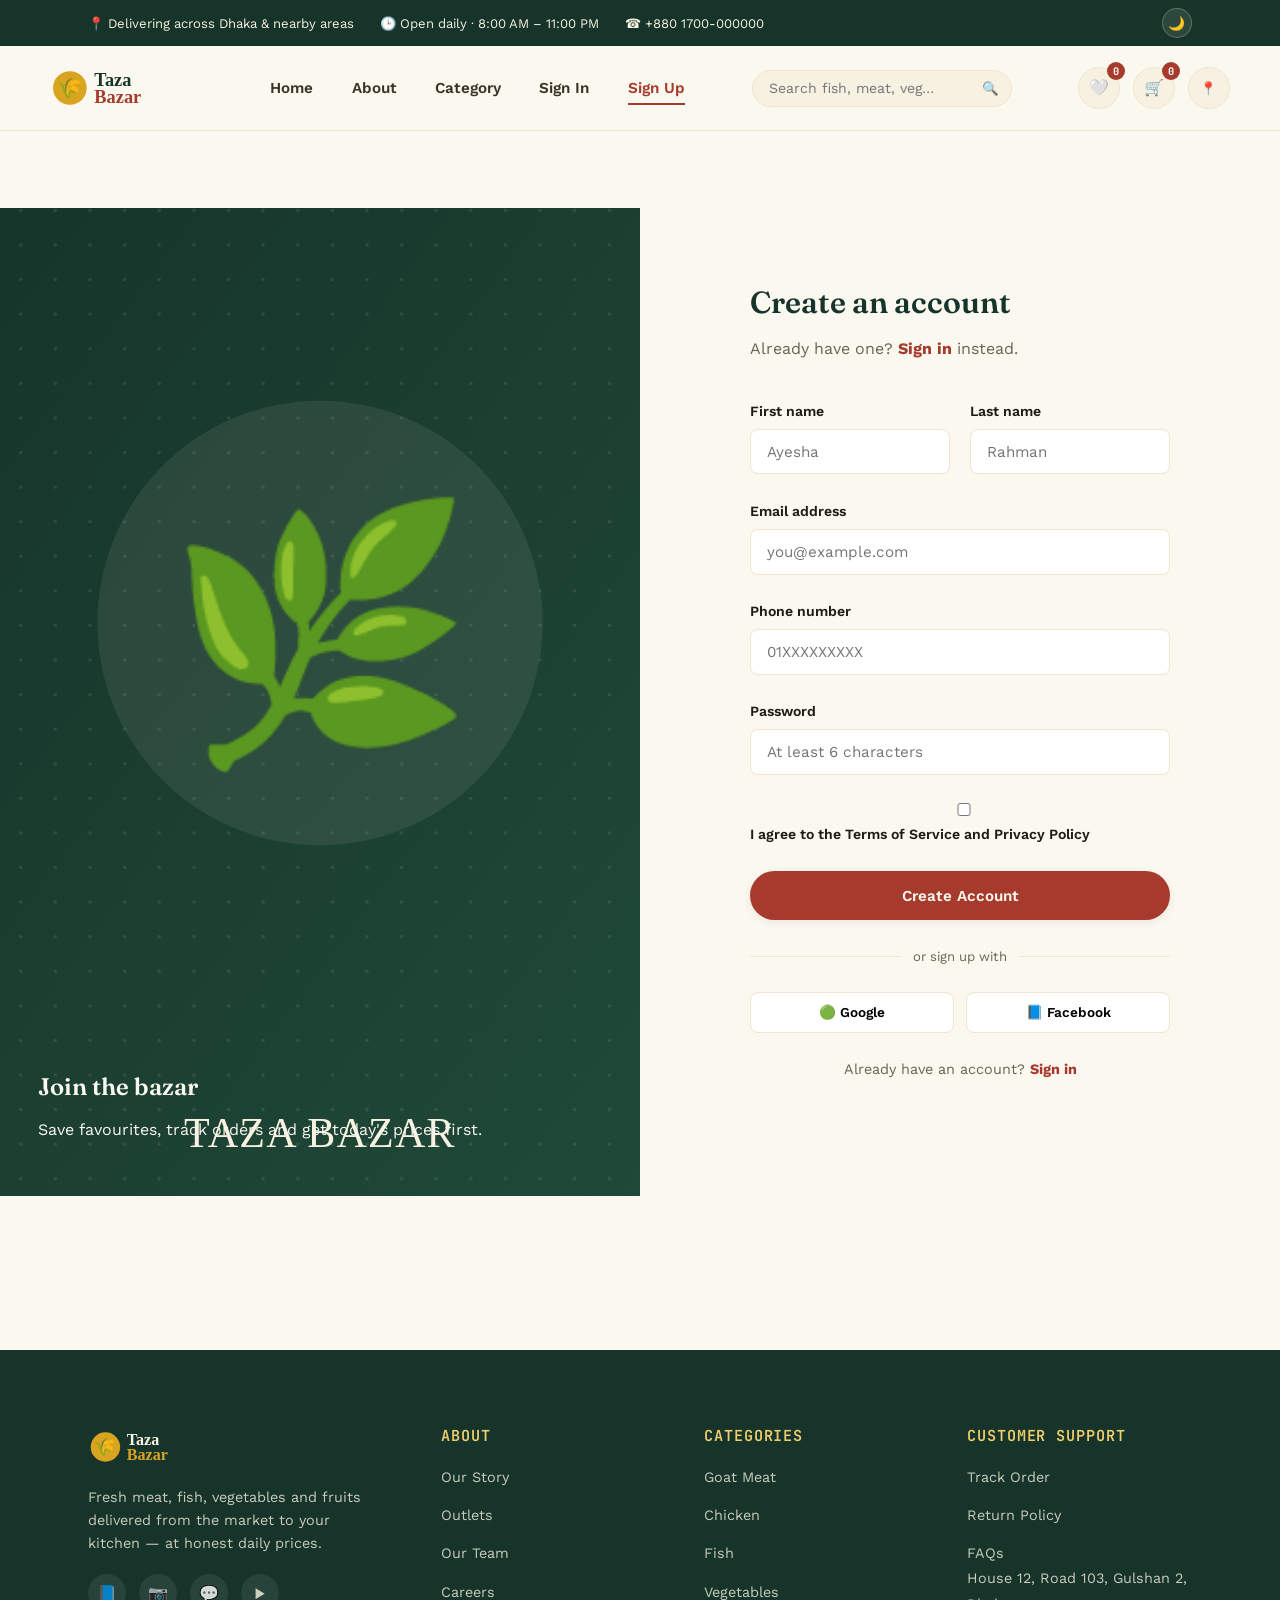
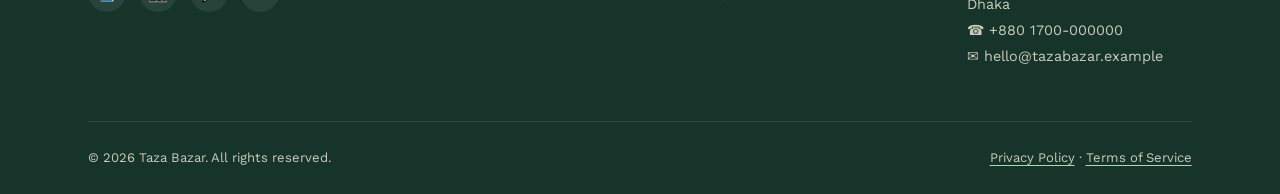
<file: signup.html>
<!DOCTYPE html>
<html lang="en">
<head>
<meta charset="UTF-8">
<meta name="viewport" content="width=device-width, initial-scale=1.0">
<title>Sign Up — Taza Bazar</title>
<meta name="description" content="Create a free Taza Bazar account to order fresh meat, fish and produce with today's market prices.">
<meta name="theme-color" content="#16342A">
<link rel="icon" href="images/logo.svg" type="image/svg+xml">
<link rel="preconnect" href="https://fonts.googleapis.com">
<link rel="preconnect" href="https://fonts.gstatic.com" crossorigin>
<link href="https://fonts.googleapis.com/css2?family=Fraunces:opsz,wght@9..144,500;9..144,600;9..144,700&family=Work+Sans:wght@400;500;600;700&family=JetBrains+Mono:wght@400;600;700&display=swap" rel="stylesheet">
<link rel="stylesheet" href="css/style.css">
<link rel="stylesheet" href="css/responsive.css">
<link rel="stylesheet" href="css/dark-mode.css">
</head>
<body>
<a href="#main-content" class="skip-link">Skip to content</a>

<div class="loader-overlay"><div class="loader-spinner" role="status" aria-label="Loading"></div></div>

<!-- ==========================
     Header Section
========================== -->
<header class="site-header">
  <div class="header-top">
    <div class="container">
      <div class="header-top-left">
        <span>📍 Delivering across Dhaka & nearby areas</span>
        <span>🕒 Open daily · 8:00 AM – 11:00 PM</span>
        <span>☎ +880 1700-000000</span>
      </div>
      <div class="header-top-right">
        <button type="button" class="theme-toggle" data-theme-toggle aria-pressed="false" aria-label="Toggle dark mode">
          <span class="icon-moon" aria-hidden="true">🌙</span><span class="icon-sun" aria-hidden="true">☀️</span>
        </button>
      </div>
    </div>
  </div>

  <div class="header-main container">
    <a href="index.html" class="logo" aria-label="Taza Bazar home">
      <img src="images/logo.svg" alt="Taza Bazar logo" width="200" height="60">
    </a>

    <nav class="main-nav" aria-label="Primary">
      <ul>
        <li><a href="index.html">Home</a></li>
        <li><a href="about.html">About</a></li>
        <li><a href="category.html">Category</a></li>
        <li><a href="signin.html">Sign In</a></li>
        <li><a href="signup.html" aria-current="page">Sign Up</a></li>
      </ul>
    </nav>

    <form class="header-search" data-search-form role="search">
      <label for="header-search-input" class="visually-hidden">Search products</label>
      <input type="search" id="header-search-input" placeholder="Search fish, meat, veg…" autocomplete="off">
      <button type="submit" aria-label="Search">🔍</button>
    </form>

    <div class="header-actions">
      <a class="btn-icon" href="favorite.html" aria-label="View favorites">
        <span aria-hidden="true">🤍</span><span class="badge-count" data-fav-count>0</span>
      </a>
      <a class="btn-icon cart-icon" href="cart.html" aria-label="View cart">
        <span aria-hidden="true">🛒</span><span class="badge-count" data-cart-count>0</span>
      </a>
      <button type="button" class="btn-icon" aria-label="Choose delivery location">📍</button>
      <button type="button" class="hamburger menu-toggle" aria-label="Open menu" aria-expanded="false">
        <span></span><span></span><span></span>
      </button>
    </div>
  </div>

  <nav class="mobile-nav" aria-label="Mobile">
    <ul>
      <li><a href="index.html">Home</a></li>
      <li><a href="about.html">About</a></li>
      <li><a href="category.html">Category</a></li>
      <li><a href="signin.html">Sign In</a></li>
      <li><a href="signup.html">Sign Up</a></li>
    </ul>
  </nav>
</header>

<main id="main-content">

  <section aria-label="Sign up">
    <div class="auth-wrap">
      <div class="auth-media">
        <img src="images/auth-side.svg" alt="Fresh produce at Taza Bazar" width="600" height="800">
        <div class="auth-media-caption">
          <h2>Join the bazar</h2>
          <p>Save favourites, track orders and get today's prices first.</p>
        </div>
      </div>
      <div class="auth-form-col">
        <form class="auth-form" id="signupForm" novalidate>
          <h1>Create an account</h1>
          <p>Already have one? <a href="signin.html" style="color:var(--color-brick-600);font-weight:700;">Sign in</a> instead.</p>

          <div class="form-row">
            <div class="form-group">
              <label for="signupFirst">First name</label>
              <input type="text" id="signupFirst" name="firstName" required autocomplete="given-name" placeholder="Ayesha">
              <span class="field-error">First name is required.</span>
            </div>
            <div class="form-group">
              <label for="signupLast">Last name</label>
              <input type="text" id="signupLast" name="lastName" required autocomplete="family-name" placeholder="Rahman">
              <span class="field-error">Last name is required.</span>
            </div>
          </div>

          <div class="form-group">
            <label for="signupEmail">Email address</label>
            <input type="email" id="signupEmail" name="email" required autocomplete="email" placeholder="you@example.com">
            <span class="field-error">Please enter a valid email address.</span>
          </div>

          <div class="form-group">
            <label for="signupPhone">Phone number</label>
            <input type="tel" id="signupPhone" name="phone" required autocomplete="tel" placeholder="01XXXXXXXXX">
            <span class="field-error">Please enter a valid phone number.</span>
          </div>

          <div class="form-group">
            <label for="signupPassword">Password</label>
            <input type="password" id="signupPassword" name="password" required minlength="6" autocomplete="new-password" placeholder="At least 6 characters">
            <span class="field-error">Password must be at least 6 characters.</span>
          </div>

          <div class="form-group">
            <label class="form-check"><input type="checkbox" name="terms" required> I agree to the Terms of Service and Privacy Policy</label>
          </div>

          <button type="submit" class="btn btn-primary btn-block">Create Account</button>

          <div class="auth-divider">or sign up with</div>
          <div class="social-auth">
            <button type="button">🟢 Google</button>
            <button type="button">📘 Facebook</button>
          </div>

          <p class="auth-switch">Already have an account? <a href="signin.html">Sign in</a></p>
        </form>
      </div>
    </div>
  </section>

</main>

<!-- ==========================
     Footer
========================== -->
<footer class="site-footer">
  <div class="container">
    <div class="footer-top">
      <div class="footer-brand">
        <a href="index.html" class="logo"><img src="images/logo-light.svg" alt="Taza Bazar logo" width="200" height="60"></a>
        <p>Fresh meat, fish, vegetables and fruits delivered from the market to your kitchen — at honest daily prices.</p>
        <div class="social-icons">
          <a href="#" aria-label="Facebook">📘</a>
          <a href="#" aria-label="Instagram">📷</a>
          <a href="#" aria-label="WhatsApp">💬</a>
          <a href="#" aria-label="YouTube">▶️</a>
        </div>
      </div>
      <div class="footer-col">
        <h4>About</h4>
        <ul>
          <li><a href="about.html">Our Story</a></li>
          <li><a href="about.html#outlets">Outlets</a></li>
          <li><a href="about.html#team">Our Team</a></li>
          <li><a href="#">Careers</a></li>
        </ul>
      </div>
      <div class="footer-col">
        <h4>Categories</h4>
        <ul>
          <li><a href="category.html?cat=Goat%20Meat">Goat Meat</a></li>
          <li><a href="category.html?cat=Chicken">Chicken</a></li>
          <li><a href="category.html?cat=Fish">Fish</a></li>
          <li><a href="category.html?cat=Vegetables">Vegetables</a></li>
        </ul>
      </div>
      <div class="footer-col">
        <h4>Customer Support</h4>
        <ul>
          <li><a href="cart.html">Track Order</a></li>
          <li><a href="#">Return Policy</a></li>
          <li><a href="#">FAQs</a></li>
        </ul>
        <address>
          House 12, Road 103, Gulshan 2, Dhaka<br>
          ☎ +880 1700-000000<br>
          ✉ hello@tazabazar.example
        </address>
      </div>
    </div>
    <div class="footer-bottom">
      <span>© <span data-current-year></span> Taza Bazar. All rights reserved.</span>
      <span><a href="#">Privacy Policy</a> · <a href="#">Terms of Service</a></span>
    </div>
  </div>
</footer>

<script src="javascript/script.js"></script>
<script src="javascript/cart.js"></script>
<script src="javascript/search.js"></script>
<script src="javascript/favorite.js"></script>
<script src="javascript/darkmode.js"></script>
<script>
document.getElementById("signupForm").addEventListener("submit", function (e) {
  e.preventDefault();
  let valid = true;
  this.querySelectorAll("[required]").forEach((input) => {
    const group = input.closest(".form-group");
    const ok = input.checkValidity();
    if (group) group.classList.toggle("has-error", !ok);
    if (!ok) valid = false;
  });
  if (valid) window.tazaShowToast("Account created — welcome to Taza Bazar!");
});
</script>
</body>
</html>
</file>
<file: css/style.css>
/* ==========================================================
   TAZA BAZAR — Main Stylesheet
   A daily fresh-market food delivery experience.
   ========================================================== */

/* ==========================
   CSS Variables (Design Tokens)
========================== */
:root {
  /* Palette — inspired by the wet-market stall: ink green awnings,
     turmeric gold price tags, brick-red butcher signage, ivory paper */
  --color-green-900: #16342A;
  --color-green-700: #204A38;
  --color-green-500: #2E6B4E;
  --color-gold-600: #B9860F;
  --color-gold-500: #D9A521;
  --color-gold-300: #F0CE6C;
  --color-brick-700: #7E2B20;
  --color-brick-600: #A63A2C;
  --color-brick-400: #C85A3F;
  --color-leaf-500: #4C7A3D;
  --color-ivory-100: #FBF8F0;
  --color-ivory-200: #F7F1E1;
  --color-ivory-300: #EFE6CE;
  --color-ink-900: #201C14;
  --color-ink-700: #3A3327;
  --color-ink-400: #6B6252;
  --color-white: #FFFFFF;
  --color-danger: #B3261E;
  --color-success: #2E6B4E;

  /* Typography */
  --font-display: 'Fraunces', Georgia, 'Times New Roman', serif;
  --font-body: 'Work Sans', -apple-system, BlinkMacSystemFont, 'Segoe UI', sans-serif;
  --font-mono: 'JetBrains Mono', 'Courier New', monospace;

  /* Spacing scale */
  --space-1: 0.4rem;
  --space-2: 0.8rem;
  --space-3: 1.2rem;
  --space-4: 1.6rem;
  --space-5: 2.4rem;
  --space-6: 3.2rem;
  --space-7: 4.8rem;
  --space-8: 6.4rem;

  /* Layout */
  --container-max: 1280px;
  --radius-sm: 8px;
  --radius-md: 14px;
  --radius-lg: 22px;
  --radius-pill: 999px;

  /* Motion */
  --ease-out: cubic-bezier(0.16, 1, 0.3, 1);
  --transition-fast: 0.18s var(--ease-out);
  --transition-base: 0.32s var(--ease-out);

  /* Shadows */
  --shadow-sm: 0 2px 8px rgba(32, 28, 20, 0.08);
  --shadow-md: 0 10px 30px rgba(32, 28, 20, 0.12);
  --shadow-lg: 0 20px 50px rgba(32, 28, 20, 0.18);

  --header-height: 84px;
}

/* ==========================
   Reset & Base
========================== */
*, *::before, *::after { box-sizing: border-box; }

html {
  scroll-behavior: smooth;
  font-size: 100%;
}

body {
  margin: 0;
  font-family: var(--font-body);
  color: var(--color-ink-900);
  background: var(--color-ivory-100);
  line-height: 1.6;
  -webkit-font-smoothing: antialiased;
  transition: background var(--transition-base), color var(--transition-base);
}

img { max-width: 100%; display: block; }
a { color: inherit; text-decoration: none; }
ul { list-style: none; margin: 0; padding: 0; }
button { font-family: inherit; cursor: pointer; }
input, select, textarea { font-family: inherit; }

h1, h2, h3, h4 {
  font-family: var(--font-display);
  color: var(--color-green-900);
  margin: 0 0 var(--space-2);
  line-height: 1.15;
  font-weight: 600;
}

.container {
  max-width: var(--container-max);
  margin: 0 auto;
  padding: 0 var(--space-5);
}

/* Visually hidden (accessible skip text) */
.visually-hidden {
  position: absolute;
  width: 1px; height: 1px;
  overflow: hidden;
  clip: rect(0 0 0 0);
  white-space: nowrap;
}

.skip-link {
  position: absolute;
  left: -999px;
  top: 0;
  background: var(--color-gold-500);
  color: var(--color-ink-900);
  padding: var(--space-2) var(--space-3);
  z-index: 999;
  border-radius: 0 0 var(--radius-sm) 0;
}
.skip-link:focus {
  left: 0;
}

:focus-visible {
  outline: 3px solid var(--color-gold-500);
  outline-offset: 2px;
}

/* Section eyebrow / label */
.eyebrow {
  display: inline-flex;
  align-items: center;
  gap: var(--space-1);
  font-family: var(--font-mono);
  font-size: 0.72rem;
  letter-spacing: 0.14em;
  text-transform: uppercase;
  color: var(--color-brick-600);
  background: rgba(166, 58, 44, 0.08);
  padding: 0.35rem 0.8rem;
  border-radius: var(--radius-pill);
  margin-bottom: var(--space-3);
}

.section-head {
  display: flex;
  align-items: flex-end;
  justify-content: space-between;
  gap: var(--space-4);
  margin-bottom: var(--space-5);
  flex-wrap: wrap;
}

.section-head p {
  color: var(--color-ink-400);
  max-width: 46ch;
  margin: var(--space-1) 0 0;
}

section { padding: var(--space-7) 0; }

/* ==========================
   Buttons
========================== */
.btn {
  display: inline-flex;
  align-items: center;
  justify-content: center;
  gap: var(--space-2);
  font-weight: 600;
  font-size: 0.95rem;
  padding: 0.85rem 1.6rem;
  border-radius: var(--radius-pill);
  border: 2px solid transparent;
  transition: transform var(--transition-fast), box-shadow var(--transition-fast), background var(--transition-fast), color var(--transition-fast), border-color var(--transition-fast);
  white-space: nowrap;
}
.btn:active { transform: translateY(1px) scale(0.98); }

.btn-primary {
  background: var(--color-brick-600);
  color: var(--color-ivory-100);
  box-shadow: var(--shadow-sm);
}
.btn-primary:hover {
  background: var(--color-brick-700);
  box-shadow: var(--shadow-md);
  transform: translateY(-2px);
}

.btn-gold {
  background: var(--color-gold-500);
  color: var(--color-green-900);
}
.btn-gold:hover {
  background: var(--color-gold-300);
  transform: translateY(-2px);
  box-shadow: var(--shadow-md);
}

.btn-outline {
  background: transparent;
  border-color: currentColor;
  color: var(--color-green-900);
}
.btn-outline:hover {
  background: var(--color-green-900);
  color: var(--color-ivory-100);
}

.btn-dark {
  background: var(--color-green-900);
  color: var(--color-ivory-100);
}
.btn-dark:hover { background: var(--color-green-700); transform: translateY(-2px); }

.btn-block { width: 100%; }
.btn-sm { padding: 0.55rem 1.1rem; font-size: 0.85rem; }

.btn-icon {
  width: 42px; height: 42px;
  border-radius: 50%;
  display: inline-flex;
  align-items: center;
  justify-content: center;
  background: var(--color-ivory-200);
  border: 1px solid var(--color-ivory-300);
  color: var(--color-green-900);
  position: relative;
  transition: background var(--transition-fast), transform var(--transition-fast);
}
.btn-icon:hover { background: var(--color-gold-300); transform: translateY(-2px); }

.badge-count {
  position: absolute;
  top: -6px; right: -6px;
  background: var(--color-brick-600);
  color: #fff;
  font-size: 0.65rem;
  font-weight: 700;
  min-width: 18px;
  height: 18px;
  border-radius: 50%;
  display: flex;
  align-items: center;
  justify-content: center;
  padding: 0 3px;
  font-family: var(--font-mono);
}

/* ==========================
   Header Section
========================== */
.site-header {
  position: sticky;
  top: 0;
  z-index: 500;
  background: var(--color-ivory-100);
  border-bottom: 1px solid var(--color-ivory-300);
  transition: box-shadow var(--transition-base), background var(--transition-base);
}
.site-header.is-scrolled {
  box-shadow: var(--shadow-md);
}

.header-top {
  background: var(--color-green-900);
  color: var(--color-ivory-200);
  font-size: 0.82rem;
}
.header-top .container {
  display: flex;
  align-items: center;
  justify-content: space-between;
  padding-top: 0.5rem;
  padding-bottom: 0.5rem;
  gap: var(--space-3);
}
.header-top-left { display: flex; gap: var(--space-4); flex-wrap: wrap; }
.header-top-left span { display: inline-flex; align-items: center; gap: 0.4rem; }
.header-top-right { display: flex; align-items: center; gap: var(--space-3); }
.theme-toggle {
  background: rgba(247,241,225,0.1);
  border: 1px solid rgba(247,241,225,0.25);
  color: var(--color-ivory-200);
  width: 30px; height: 30px;
  border-radius: 50%;
  display: inline-flex;
  align-items: center;
  justify-content: center;
  font-size: 0.85rem;
  transition: background var(--transition-fast);
}
.theme-toggle:hover { background: var(--color-gold-500); }
.theme-toggle .icon-sun { display: none; }

.header-main {
  display: flex;
  align-items: center;
  justify-content: space-between;
  gap: var(--space-4);
  padding: var(--space-3) 0;
  min-height: var(--header-height);
}

.logo { display: flex; align-items: center; }
.logo img { height: 46px; width: auto; }

.main-nav ul {
  display: flex;
  gap: var(--space-5);
  font-weight: 600;
  font-size: 0.95rem;
}
.main-nav a {
  position: relative;
  padding: 0.4rem 0;
  color: var(--color-ink-700);
  transition: color var(--transition-fast);
}
.main-nav a::after {
  content: "";
  position: absolute;
  left: 0; bottom: -2px;
  width: 0;
  height: 2px;
  background: var(--color-brick-600);
  transition: width var(--transition-fast);
}
.main-nav a:hover,
.main-nav a[aria-current="page"] {
  color: var(--color-brick-600);
}
.main-nav a:hover::after,
.main-nav a[aria-current="page"]::after {
  width: 100%;
}

.header-actions {
  display: flex;
  align-items: center;
  gap: var(--space-2);
}

.location-pill {
  display: none;
}

.header-search {
  position: relative;
  display: flex;
  align-items: center;
}
.header-search input {
  width: 260px;
  padding: 0.6rem 2.6rem 0.6rem 1rem;
  border-radius: var(--radius-pill);
  border: 1px solid var(--color-ivory-300);
  background: var(--color-ivory-200);
  font-size: 0.88rem;
}
.header-search button {
  position: absolute;
  right: 6px; top: 50%;
  transform: translateY(-50%);
  background: none;
  border: none;
  width: 30px; height: 30px;
  border-radius: 50%;
  display: flex; align-items: center; justify-content: center;
  color: var(--color-green-900);
}
.header-search button:hover { background: var(--color-gold-300); }

.hamburger {
  display: none;
  flex-direction: column;
  gap: 5px;
  width: 42px; height: 42px;
  align-items: center;
  justify-content: center;
  background: var(--color-ivory-200);
  border-radius: 50%;
  border: 1px solid var(--color-ivory-300);
}
.hamburger span {
  width: 18px; height: 2px;
  background: var(--color-green-900);
  transition: transform var(--transition-fast), opacity var(--transition-fast);
}
.hamburger.is-active span:nth-child(1) { transform: translateY(7px) rotate(45deg); }
.hamburger.is-active span:nth-child(2) { opacity: 0; }
.hamburger.is-active span:nth-child(3) { transform: translateY(-7px) rotate(-45deg); }

.mobile-nav {
  display: none;
  background: var(--color-ivory-100);
  border-top: 1px solid var(--color-ivory-300);
}
.mobile-nav.is-open { display: block; animation: slideDown var(--transition-base); }
.mobile-nav ul { padding: var(--space-3) var(--space-5); display: flex; flex-direction: column; gap: var(--space-1); }
.mobile-nav a { display: block; padding: var(--space-2) 0; font-weight: 600; border-bottom: 1px solid var(--color-ivory-300); }

@keyframes slideDown {
  from { opacity: 0; transform: translateY(-8px); }
  to { opacity: 1; transform: translateY(0); }
}

/* ==========================
   Hero Section
========================== */
.hero {
  position: relative;
  overflow: hidden;
  background: var(--color-green-900);
  color: var(--color-ivory-100);
}

.hero-slider {
  position: relative;
  min-height: 560px;
  display: grid;
}

.hero-slide {
  grid-area: 1 / 1;
  display: grid;
  grid-template-columns: 1.05fr 0.95fr;
  align-items: center;
  gap: var(--space-6);
  opacity: 0;
  visibility: hidden;
  transition: opacity 0.7s var(--ease-out);
  padding: var(--space-7) 0;
}
.hero-slide.is-active { opacity: 1; visibility: visible; position: relative; z-index: 2; }

.hero-copy .eyebrow { background: rgba(217,165,33,0.16); color: var(--color-gold-300); }
.hero-copy h1 {
  color: var(--color-ivory-100);
  font-size: clamp(2.2rem, 4.2vw, 3.6rem);
  max-width: 12ch;
}
.hero-copy p {
  color: rgba(247,241,225,0.8);
  max-width: 46ch;
  font-size: 1.05rem;
  margin-bottom: var(--space-4);
}
.hero-cta { display: flex; gap: var(--space-3); flex-wrap: wrap; align-items: center; }

.hero-stats {
  display: flex;
  gap: var(--space-5);
  margin-top: var(--space-6);
}
.hero-stats div strong {
  display: block;
  font-family: var(--font-display);
  font-size: 1.8rem;
  color: var(--color-gold-300);
}
.hero-stats div span {
  font-size: 0.8rem;
  color: rgba(247,241,225,0.65);
}

.hero-media {
  position: relative;
  border-radius: var(--radius-lg);
  overflow: hidden;
  box-shadow: var(--shadow-lg);
  aspect-ratio: 4 / 3;
}
.hero-media img { width: 100%; height: 100%; object-fit: cover; }

.hero-dots {
  position: absolute;
  bottom: var(--space-4);
  left: 50%;
  transform: translateX(-50%);
  display: flex;
  gap: var(--space-2);
  z-index: 3;
}
.hero-dots button {
  width: 10px; height: 10px;
  border-radius: 50%;
  border: none;
  background: rgba(247,241,225,0.35);
  transition: background var(--transition-fast), transform var(--transition-fast);
}
.hero-dots button.is-active { background: var(--color-gold-500); transform: scale(1.2); }

.hero-arrow {
  position: absolute;
  top: 50%;
  transform: translateY(-50%);
  z-index: 3;
  background: rgba(247,241,225,0.14);
  color: var(--color-ivory-100);
  width: 44px; height: 44px;
  border-radius: 50%;
  border: 1px solid rgba(247,241,225,0.3);
  display: flex; align-items: center; justify-content: center;
  transition: background var(--transition-fast);
}
.hero-arrow:hover { background: var(--color-gold-500); color: var(--color-green-900); }
.hero-arrow.prev { left: var(--space-3); }
.hero-arrow.next { right: var(--space-3); }

/* ==========================
   Chalkboard — Today's Market Price (signature element)
========================== */
.chalkboard {
  background: var(--color-green-900);
  color: var(--color-ivory-200);
  position: relative;
}
.chalkboard::before {
  content: "";
  position: absolute;
  inset: 0;
  background-image: radial-gradient(rgba(255,255,255,0.03) 1px, transparent 1px);
  background-size: 4px 4px;
  pointer-events: none;
}
.chalk-board-frame {
  border: 10px solid var(--color-gold-600);
  border-radius: var(--radius-md);
  padding: var(--space-5);
  background: linear-gradient(180deg, #1c3b2f, #16342a);
  position: relative;
}
.chalk-title {
  font-family: var(--font-display);
  font-size: 1.6rem;
  color: var(--color-gold-300);
  display: flex;
  align-items: baseline;
  justify-content: space-between;
  gap: var(--space-3);
  flex-wrap: wrap;
  margin-bottom: var(--space-4);
  border-bottom: 2px dashed rgba(247,241,225,0.25);
  padding-bottom: var(--space-3);
}
.chalk-title span { font-family: var(--font-mono); font-size: 0.85rem; color: rgba(247,241,225,0.6); }

.week-ticker {
  display: grid;
  grid-template-columns: repeat(7, 1fr);
  gap: var(--space-2);
}
.week-ticker .day {
  text-align: center;
  padding: var(--space-3) var(--space-1);
  border-radius: var(--radius-sm);
  border: 1px dashed rgba(247,241,225,0.2);
  transition: transform var(--transition-fast), border-color var(--transition-fast);
}
.week-ticker .day .d-name {
  font-family: var(--font-mono);
  font-size: 0.68rem;
  letter-spacing: 0.08em;
  text-transform: uppercase;
  color: rgba(247,241,225,0.55);
  display: block;
  margin-bottom: 0.4rem;
}
.week-ticker .day .d-price {
  font-family: var(--font-mono);
  font-weight: 700;
  font-size: 1rem;
  color: var(--color-ivory-200);
}
.week-ticker .day.is-today {
  border: 2px solid var(--color-gold-500);
  background: rgba(217,165,33,0.1);
  transform: translateY(-4px);
}
.week-ticker .day.is-today .d-name { color: var(--color-gold-300); }
.week-ticker .day.is-today .d-price { color: var(--color-gold-300); font-size: 1.1rem; }

.chalk-product-select {
  margin-top: var(--space-4);
  display: flex;
  gap: var(--space-2);
  flex-wrap: wrap;
}
.chalk-product-select button {
  border: 1px solid rgba(247,241,225,0.25);
  background: transparent;
  color: rgba(247,241,225,0.75);
  padding: 0.4rem 1rem;
  border-radius: var(--radius-pill);
  font-size: 0.82rem;
  transition: all var(--transition-fast);
}
.chalk-product-select button.is-active,
.chalk-product-select button:hover {
  background: var(--color-gold-500);
  color: var(--color-green-900);
  border-color: var(--color-gold-500);
}

/* ==========================
   Category Section
========================== */
.categories-grid {
  display: grid;
  grid-template-columns: repeat(auto-fit, minmax(180px, 1fr));
  gap: var(--space-4);
}
.category-card {
  background: var(--color-white);
  border-radius: var(--radius-lg);
  overflow: hidden;
  box-shadow: var(--shadow-sm);
  text-align: center;
  transition: transform var(--transition-base), box-shadow var(--transition-base);
  border: 1px solid var(--color-ivory-300);
}
.category-card:hover {
  transform: translateY(-6px);
  box-shadow: var(--shadow-md);
}
.category-card .cat-img {
  aspect-ratio: 4/3;
  overflow: hidden;
}
.category-card .cat-img img {
  width: 100%; height: 100%; object-fit: cover;
  transition: transform 0.5s var(--ease-out);
}
.category-card:hover .cat-img img { transform: scale(1.08); }
.category-card .cat-body { padding: var(--space-3); }
.category-card h3 { font-size: 1.05rem; margin-bottom: var(--space-2); }
.category-card .btn { width: 100%; }

/* ==========================
   Product Cards
========================== */
.products-toolbar {
  display: flex;
  gap: var(--space-2);
  flex-wrap: wrap;
  margin-bottom: var(--space-5);
}
.chip {
  border: 1px solid var(--color-ivory-300);
  background: var(--color-white);
  padding: 0.5rem 1.1rem;
  border-radius: var(--radius-pill);
  font-size: 0.85rem;
  font-weight: 600;
  color: var(--color-ink-700);
  transition: all var(--transition-fast);
}
.chip.is-active, .chip:hover {
  background: var(--color-green-900);
  color: var(--color-ivory-100);
  border-color: var(--color-green-900);
}

.products-grid {
  display: grid;
  grid-template-columns: repeat(auto-fill, minmax(260px, 1fr));
  gap: var(--space-4);
}

.product-card {
  background: var(--color-white);
  border-radius: var(--radius-lg);
  overflow: hidden;
  box-shadow: var(--shadow-sm);
  border: 1px solid var(--color-ivory-300);
  display: flex;
  flex-direction: column;
  transition: transform var(--transition-base), box-shadow var(--transition-base);
  animation: fadeUp 0.5s var(--ease-out) both;
}
.product-card:hover {
  transform: translateY(-6px);
  box-shadow: var(--shadow-lg);
}

.product-media {
  position: relative;
  aspect-ratio: 4/3;
  overflow: hidden;
}
.product-media img {
  width: 100%; height: 100%; object-fit: cover;
  transition: transform 0.5s var(--ease-out);
}
.product-card:hover .product-media img { transform: scale(1.06); }

.discount-badge {
  position: absolute;
  top: 12px; left: 12px;
  background: var(--color-brick-600);
  color: #fff;
  font-size: 0.72rem;
  font-weight: 700;
  padding: 0.3rem 0.7rem;
  border-radius: var(--radius-pill);
  font-family: var(--font-mono);
}

.fav-toggle {
  position: absolute;
  top: 10px; right: 10px;
  width: 38px; height: 38px;
  border-radius: 50%;
  background: rgba(255,255,255,0.9);
  border: none;
  display: flex; align-items: center; justify-content: center;
  color: var(--color-brick-600);
  transition: transform var(--transition-fast), background var(--transition-fast);
}
.fav-toggle:hover { transform: scale(1.1); }
.fav-toggle svg { width: 18px; height: 18px; fill: none; stroke: currentColor; stroke-width: 2; transition: fill var(--transition-fast); }
.fav-toggle.is-active svg { fill: var(--color-brick-600); }

.product-body { padding: var(--space-3) var(--space-4) var(--space-4); display: flex; flex-direction: column; gap: var(--space-2); flex: 1; }
.product-cat { font-family: var(--font-mono); font-size: 0.7rem; letter-spacing: 0.08em; text-transform: uppercase; color: var(--color-leaf-500); }
.product-body h3 { font-size: 1.15rem; margin-bottom: 0; }
.product-desc { font-size: 0.85rem; color: var(--color-ink-400); margin: 0; }

.rating { display: flex; align-items: center; gap: 0.3rem; font-size: 0.85rem; color: var(--color-gold-600); }
.rating .r-count { color: var(--color-ink-400); font-size: 0.78rem; }

.price-row { display: flex; align-items: baseline; gap: var(--space-2); margin-top: auto; }
.price-today { font-family: var(--font-mono); font-weight: 700; font-size: 1.25rem; color: var(--color-brick-600); }
.price-prev { font-family: var(--font-mono); font-size: 0.9rem; color: var(--color-ink-400); text-decoration: line-through; }

.qty-selector {
  display: flex;
  align-items: center;
  border: 1px solid var(--color-ivory-300);
  border-radius: var(--radius-pill);
  overflow: hidden;
  width: fit-content;
}
.qty-selector button {
  width: 32px; height: 32px;
  background: var(--color-ivory-200);
  border: none;
  font-size: 1rem;
  font-weight: 700;
  color: var(--color-green-900);
}
.qty-selector button:hover { background: var(--color-gold-300); }
.qty-selector input {
  width: 36px;
  text-align: center;
  border: none;
  background: transparent;
  font-family: var(--font-mono);
  font-weight: 700;
}

.product-actions { display: flex; gap: var(--space-2); }
.product-actions .btn { flex: 1; }

@keyframes fadeUp {
  from { opacity: 0; transform: translateY(18px); }
  to { opacity: 1; transform: translateY(0); }
}

/* ==========================
   Restaurant Section
========================== */
.restaurant-card {
  display: grid;
  grid-template-columns: 0.9fr 1.1fr;
  background: var(--color-white);
  border-radius: var(--radius-lg);
  overflow: hidden;
  box-shadow: var(--shadow-md);
  border: 1px solid var(--color-ivory-300);
}
.restaurant-media { position: relative; }
.restaurant-media img { width: 100%; height: 100%; object-fit: cover; }
.status-pill {
  position: absolute;
  top: 16px; left: 16px;
  padding: 0.4rem 0.9rem;
  border-radius: var(--radius-pill);
  font-size: 0.78rem;
  font-weight: 700;
  font-family: var(--font-mono);
}
.status-pill.open { background: var(--color-leaf-500); color: #fff; }
.status-pill.closed { background: var(--color-ink-400); color: #fff; }

.restaurant-body { padding: var(--space-6); display: flex; flex-direction: column; justify-content: center; gap: var(--space-3); }
.restaurant-meta { display: flex; flex-wrap: wrap; gap: var(--space-4); margin: var(--space-2) 0; }
.restaurant-meta .meta-item { display: flex; align-items: center; gap: var(--space-2); font-size: 0.9rem; }
.restaurant-meta .meta-item strong { display: block; color: var(--color-green-900); }
.restaurant-meta .meta-item span { color: var(--color-ink-400); font-size: 0.78rem; }
.restaurant-cta { display: flex; gap: var(--space-3); flex-wrap: wrap; margin-top: var(--space-2); }

/* ==========================
   Delivery Features
========================== */
.features-grid {
  display: grid;
  grid-template-columns: repeat(auto-fit, minmax(220px, 1fr));
  gap: var(--space-4);
}
.feature-card {
  background: var(--color-white);
  border: 1px solid var(--color-ivory-300);
  border-radius: var(--radius-lg);
  padding: var(--space-4);
  transition: transform var(--transition-base), box-shadow var(--transition-base), border-color var(--transition-base);
}
.feature-card:hover { transform: translateY(-4px); box-shadow: var(--shadow-md); border-color: var(--color-gold-500); }
.feature-icon {
  width: 50px; height: 50px;
  border-radius: var(--radius-md);
  background: var(--color-ivory-200);
  display: flex; align-items: center; justify-content: center;
  font-size: 1.4rem;
  margin-bottom: var(--space-3);
}
.feature-card h3 { font-size: 1.05rem; }
.feature-card p { color: var(--color-ink-400); font-size: 0.88rem; margin: 0; }

/* ==========================
   Newsletter / CTA Band
========================== */
.cta-band {
  background: linear-gradient(120deg, var(--color-brick-600), var(--color-brick-700));
  color: var(--color-ivory-100);
  border-radius: var(--radius-lg);
  padding: var(--space-6);
  display: flex;
  align-items: center;
  justify-content: space-between;
  gap: var(--space-4);
  flex-wrap: wrap;
}
.cta-band h2 { color: var(--color-ivory-100); margin-bottom: var(--space-1); }
.cta-band p { color: rgba(247,241,225,0.85); margin: 0; }

/* ==========================
   Footer
========================== */
.site-footer {
  background: var(--color-green-900);
  color: rgba(247,241,225,0.8);
  margin-top: var(--space-7);
}
.footer-top {
  display: grid;
  grid-template-columns: 1.4fr repeat(3, 1fr);
  gap: var(--space-5);
  padding: var(--space-7) 0 var(--space-6);
  border-bottom: 1px solid rgba(247,241,225,0.12);
}
.footer-brand .logo img { height: 40px; }
.footer-brand p { font-size: 0.9rem; margin: var(--space-3) 0; max-width: 32ch; }
.social-icons { display: flex; gap: var(--space-2); }
.social-icons a {
  width: 38px; height: 38px;
  border-radius: 50%;
  background: rgba(247,241,225,0.08);
  display: flex; align-items: center; justify-content: center;
  transition: background var(--transition-fast), transform var(--transition-fast);
}
.social-icons a:hover { background: var(--color-gold-500); color: var(--color-green-900); transform: translateY(-3px); }

.footer-col h4 {
  color: var(--color-gold-300);
  font-size: 0.95rem;
  text-transform: uppercase;
  letter-spacing: 0.06em;
  margin-bottom: var(--space-3);
  font-family: var(--font-mono);
}
.footer-col ul { display: flex; flex-direction: column; gap: var(--space-2); }
.footer-col a { font-size: 0.9rem; transition: color var(--transition-fast); }
.footer-col a:hover { color: var(--color-gold-300); }
.footer-col address { font-style: normal; font-size: 0.9rem; line-height: 1.8; }

.footer-bottom {
  display: flex;
  justify-content: space-between;
  align-items: center;
  padding: var(--space-4) 0;
  font-size: 0.82rem;
  flex-wrap: wrap;
  gap: var(--space-2);
}
.footer-bottom a { text-decoration: underline; text-underline-offset: 3px; }

/* ==========================
   Utility / Page shells (about, auth, cart, favorite, product, category)
========================== */
.page-hero {
  background: var(--color-green-900);
  color: var(--color-ivory-100);
  padding: var(--space-6) 0;
}
.page-hero h1 { color: var(--color-ivory-100); font-size: clamp(1.8rem, 4vw, 2.6rem); }
.breadcrumb { font-size: 0.85rem; color: rgba(247,241,225,0.7); font-family: var(--font-mono); }
.breadcrumb a { text-decoration: underline; text-underline-offset: 3px; }

/* Loading spinner */
.loader-overlay {
  position: fixed; inset: 0;
  background: var(--color-ivory-100);
  z-index: 2000;
  display: flex; align-items: center; justify-content: center;
  transition: opacity 0.5s var(--ease-out), visibility 0.5s;
}
.loader-overlay.is-hidden { opacity: 0; visibility: hidden; pointer-events: none; }
.loader-spinner {
  width: 54px; height: 54px;
  border-radius: 50%;
  border: 4px solid var(--color-ivory-300);
  border-top-color: var(--color-brick-600);
  animation: spin 0.8s linear infinite;
}
@keyframes spin { to { transform: rotate(360deg); } }

/* Reveal on scroll */
.reveal { opacity: 0; transform: translateY(24px); transition: opacity 0.7s var(--ease-out), transform 0.7s var(--ease-out); }
.reveal.is-visible { opacity: 1; transform: translateY(0); }

/* Toast */
.toast {
  position: fixed;
  bottom: var(--space-5);
  left: 50%;
  transform: translateX(-50%) translateY(20px);
  background: var(--color-green-900);
  color: var(--color-ivory-100);
  padding: 0.9rem 1.6rem;
  border-radius: var(--radius-pill);
  box-shadow: var(--shadow-lg);
  font-size: 0.9rem;
  font-weight: 600;
  z-index: 3000;
  opacity: 0;
  visibility: hidden;
  transition: all var(--transition-base);
  display: flex;
  align-items: center;
  gap: var(--space-2);
}
.toast.is-visible { opacity: 1; visibility: visible; transform: translateX(-50%) translateY(0); }

/* Reduced motion */
@media (prefers-reduced-motion: reduce) {
  *, *::before, *::after {
    animation-duration: 0.001ms !important;
    animation-iteration-count: 1 !important;
    transition-duration: 0.001ms !important;
    scroll-behavior: auto !important;
  }
}

/* ==========================
   Auth Pages (Sign In / Sign Up)
========================== */
.auth-wrap {
  display: grid;
  grid-template-columns: 1fr 1fr;
  min-height: calc(100vh - var(--header-height) - 300px);
}
.auth-media { position: relative; }
.auth-media img { width: 100%; height: 100%; object-fit: cover; min-height: 480px; }
.auth-media-caption {
  position: absolute; bottom: var(--space-5); left: var(--space-5); right: var(--space-5);
  color: var(--color-ivory-100);
}
.auth-media-caption h2 { color: var(--color-ivory-100); }
.auth-form-col { display: flex; align-items: center; justify-content: center; padding: var(--space-7) var(--space-5); }
.auth-form { width: 100%; max-width: 420px; }
.auth-form h1 { font-size: 1.9rem; }
.auth-form > p { color: var(--color-ink-400); margin-bottom: var(--space-5); }

.form-group { margin-bottom: var(--space-4); }
.form-group label { display: block; font-weight: 600; font-size: 0.88rem; margin-bottom: var(--space-1); }
.form-group input, .form-group select, .form-group textarea {
  width: 100%;
  padding: 0.8rem 1rem;
  border: 1px solid var(--color-ivory-300);
  border-radius: var(--radius-sm);
  background: var(--color-white);
  font-size: 0.95rem;
  transition: border-color var(--transition-fast), box-shadow var(--transition-fast);
}
.form-group input:focus, .form-group select:focus, .form-group textarea:focus {
  border-color: var(--color-gold-500);
  box-shadow: 0 0 0 3px rgba(217,165,33,0.2);
  outline: none;
}
.form-row { display: grid; grid-template-columns: 1fr 1fr; gap: var(--space-3); }
.form-check { display: flex; align-items: center; gap: 0.5rem; font-size: 0.88rem; }
.form-between { display: flex; justify-content: space-between; align-items: center; margin-bottom: var(--space-4); }
.form-between a { color: var(--color-brick-600); font-weight: 600; font-size: 0.85rem; }

.auth-divider { display: flex; align-items: center; gap: var(--space-2); margin: var(--space-4) 0; color: var(--color-ink-400); font-size: 0.82rem; }
.auth-divider::before, .auth-divider::after { content: ""; flex: 1; height: 1px; background: var(--color-ivory-300); }

.social-auth { display: flex; gap: var(--space-2); }
.social-auth button {
  flex: 1;
  display: flex; align-items: center; justify-content: center; gap: 0.5rem;
  padding: 0.7rem;
  border: 1px solid var(--color-ivory-300);
  border-radius: var(--radius-sm);
  background: var(--color-white);
  font-weight: 600;
  font-size: 0.85rem;
  transition: background var(--transition-fast), transform var(--transition-fast);
}
.social-auth button:hover { background: var(--color-ivory-200); transform: translateY(-2px); }

.auth-switch { text-align: center; margin-top: var(--space-4); font-size: 0.9rem; }
.auth-switch a { color: var(--color-brick-600); font-weight: 700; }

.field-error { color: var(--color-danger); font-size: 0.8rem; margin-top: 0.3rem; display: none; }
.form-group.has-error input { border-color: var(--color-danger); }
.form-group.has-error .field-error { display: block; }

/* ==========================
   Cart Page
========================== */
.cart-layout { display: grid; grid-template-columns: 1.7fr 1fr; gap: var(--space-5); align-items: start; }
.cart-table { width: 100%; border-collapse: collapse; background: var(--color-white); border-radius: var(--radius-lg); overflow: hidden; box-shadow: var(--shadow-sm); border: 1px solid var(--color-ivory-300); }
.cart-table thead { background: var(--color-ivory-200); }
.cart-table th { text-align: left; padding: var(--space-3); font-size: 0.75rem; text-transform: uppercase; letter-spacing: 0.06em; font-family: var(--font-mono); color: var(--color-ink-400); }
.cart-table td { padding: var(--space-3); border-top: 1px solid var(--color-ivory-300); vertical-align: middle; }
.cart-product { display: flex; align-items: center; gap: var(--space-3); }
.cart-product img { width: 64px; height: 64px; object-fit: cover; border-radius: var(--radius-sm); }
.cart-product-name { font-weight: 700; }
.cart-product-cat { font-size: 0.78rem; color: var(--color-leaf-500); font-family: var(--font-mono); }
.cart-remove { color: var(--color-brick-600); background: none; border: none; font-size: 0.85rem; font-weight: 600; text-decoration: underline; }
.cart-line-total { font-family: var(--font-mono); font-weight: 700; }

.cart-summary { background: var(--color-white); border-radius: var(--radius-lg); border: 1px solid var(--color-ivory-300); padding: var(--space-4); box-shadow: var(--shadow-sm); position: sticky; top: calc(var(--header-height) + 100px); }
.summary-row { display: flex; justify-content: space-between; padding: var(--space-2) 0; font-size: 0.92rem; }
.summary-row.total { border-top: 1px dashed var(--color-ivory-300); margin-top: var(--space-2); padding-top: var(--space-3); font-weight: 700; font-size: 1.1rem; color: var(--color-brick-600); font-family: var(--font-mono); }
.promo-row { display: flex; gap: var(--space-2); margin: var(--space-3) 0; }
.promo-row input { flex: 1; padding: 0.6rem 0.8rem; border: 1px solid var(--color-ivory-300); border-radius: var(--radius-sm); }

.empty-state { text-align: center; padding: var(--space-7) var(--space-4); }
.empty-state img { max-width: 220px; margin: 0 auto var(--space-4); border-radius: var(--radius-lg); }
.empty-state h2 { margin-bottom: var(--space-2); }
.empty-state p { color: var(--color-ink-400); margin-bottom: var(--space-4); }

/* ==========================
   Favorite Page
========================== */
.favorite-toolbar { display: flex; justify-content: space-between; align-items: center; margin-bottom: var(--space-5); flex-wrap: wrap; gap: var(--space-2); }

/* ==========================
   Product Details Page
========================== */
.pd-layout { display: grid; grid-template-columns: 0.9fr 1.1fr; gap: var(--space-6); }
.pd-gallery-main { border-radius: var(--radius-lg); overflow: hidden; box-shadow: var(--shadow-md); aspect-ratio: 1/1; margin-bottom: var(--space-3); }
.pd-gallery-main img { width: 100%; height: 100%; object-fit: cover; }
.pd-thumbs { display: flex; gap: var(--space-2); }
.pd-thumbs button { width: 76px; height: 76px; border-radius: var(--radius-sm); overflow: hidden; border: 2px solid transparent; padding: 0; }
.pd-thumbs button.is-active { border-color: var(--color-gold-500); }
.pd-thumbs img { width: 100%; height: 100%; object-fit: cover; }

.pd-info .product-cat { margin-bottom: var(--space-2); }
.pd-info h1 { font-size: 2rem; }
.pd-price-row { display: flex; align-items: center; gap: var(--space-3); margin: var(--space-3) 0; }
.pd-price-row .price-today { font-size: 1.9rem; }
.pd-info .rating { margin-bottom: var(--space-2); }
.pd-desc { color: var(--color-ink-700); margin-bottom: var(--space-4); }

.pd-tabs { display: flex; gap: var(--space-4); border-bottom: 1px solid var(--color-ivory-300); margin: var(--space-5) 0 var(--space-3); }
.pd-tab-btn { background: none; border: none; padding: var(--space-2) 0; font-weight: 700; color: var(--color-ink-400); border-bottom: 2px solid transparent; }
.pd-tab-btn.is-active { color: var(--color-brick-600); border-color: var(--color-brick-600); }
.pd-tab-panel { display: none; }
.pd-tab-panel.is-active { display: block; animation: fadeUp 0.4s var(--ease-out); }

.ingredient-list { display: flex; flex-wrap: wrap; gap: var(--space-2); }
.ingredient-list li { background: var(--color-ivory-200); padding: 0.4rem 0.9rem; border-radius: var(--radius-pill); font-size: 0.85rem; }

.review { display: flex; gap: var(--space-3); padding: var(--space-3) 0; border-bottom: 1px solid var(--color-ivory-300); }
.review-avatar { width: 44px; height: 44px; border-radius: 50%; background: var(--color-gold-300); display: flex; align-items: center; justify-content: center; font-weight: 700; color: var(--color-green-900); flex-shrink: 0; }
.review-name { font-weight: 700; }
.review-date { font-size: 0.78rem; color: var(--color-ink-400); }

.pd-buy-box { display: flex; align-items: center; gap: var(--space-3); margin-top: var(--space-4); flex-wrap: wrap; }

/* ==========================
   About Page
========================== */
.about-hero-media { border-radius: var(--radius-lg); overflow: hidden; box-shadow: var(--shadow-md); }
.about-grid { display: grid; grid-template-columns: 1fr 1fr; gap: var(--space-6); align-items: center; }
.stat-strip { display: grid; grid-template-columns: repeat(4, 1fr); gap: var(--space-4); text-align: center; margin-top: var(--space-6); }
.stat-strip strong { display: block; font-family: var(--font-display); font-size: 2.2rem; color: var(--color-brick-600); }
.stat-strip span { font-size: 0.82rem; color: var(--color-ink-400); }

.team-grid { display: grid; grid-template-columns: repeat(auto-fit, minmax(200px, 1fr)); gap: var(--space-4); }
.team-card { text-align: center; }
.team-avatar { width: 100px; height: 100px; border-radius: 50%; margin: 0 auto var(--space-2); background: var(--color-ivory-200); display: flex; align-items: center; justify-content: center; font-size: 2rem; }

.timeline { display: flex; flex-direction: column; gap: var(--space-4); border-left: 2px dashed var(--color-ivory-300); padding-left: var(--space-5); }
.timeline-item { position: relative; }
.timeline-item::before { content: ""; position: absolute; left: -30px; top: 4px; width: 12px; height: 12px; border-radius: 50%; background: var(--color-gold-500); border: 3px solid var(--color-ivory-100); }
.timeline-item strong { color: var(--color-brick-600); font-family: var(--font-mono); }

/* ==========================
   Category Page
========================== */
.category-hero-strip { display: grid; grid-template-columns: repeat(auto-fit, minmax(120px, 1fr)); gap: var(--space-2); margin-top: var(--space-4); }
.category-hero-strip a { text-align: center; padding: var(--space-2); background: rgba(247,241,225,0.08); border-radius: var(--radius-md); font-size: 0.85rem; font-weight: 600; transition: background var(--transition-fast); }
.category-hero-strip a:hover, .category-hero-strip a.is-active { background: var(--color-gold-500); color: var(--color-green-900); }

.no-results { text-align: center; padding: var(--space-6); color: var(--color-ink-400); }
</file>
<file: css/responsive.css>
/* ==========================================================
   TAZA BAZAR — Responsive Stylesheet
   Breakpoints: 320 / 375 / 425 (mobile) · 768 / 992 (tablet)
   1200 (laptop) · 1440 (desktop) · 1920+ (4K / Smart TV)
   ========================================================== */

/* ==========================
   4K / Smart TV — 1920px and up
========================== */
@media (min-width: 1920px) {
  :root { --container-max: 1600px; }
  html { font-size: 112%; }
  .hero-slider { min-height: 680px; }
}

/* ==========================
   Desktop — up to 1440px (default already covers this)
========================== */
@media (max-width: 1440px) {
  :root { --container-max: 1180px; }
}

/* ==========================
   Laptop — 1200px
========================== */
@media (max-width: 1200px) {
  .container { padding: 0 var(--space-4); }
  .footer-top { grid-template-columns: 1.2fr repeat(3, 1fr); }
}

/* ==========================
   Tablet — 992px
========================== */
@media (max-width: 992px) {
  .header-top-left span:nth-child(3) { display: none; }
  .main-nav { display: none; }
  .hamburger { display: flex; }
  .header-search { display: none; }

  .hero-slide { grid-template-columns: 1fr; text-align: center; }
  .hero-copy { order: 2; }
  .hero-media { order: 1; }
  .hero-copy p { margin-left: auto; margin-right: auto; }
  .hero-cta { justify-content: center; }
  .hero-stats { justify-content: center; }

  .restaurant-card { grid-template-columns: 1fr; }
  .restaurant-media { aspect-ratio: 16/9; }

  .auth-wrap { grid-template-columns: 1fr; }
  .auth-media { display: none; }

  .cart-layout { grid-template-columns: 1fr; }
  .cart-summary { position: static; }

  .pd-layout { grid-template-columns: 1fr; }
  .about-grid { grid-template-columns: 1fr; }

  .week-ticker { grid-template-columns: repeat(4, 1fr); }
  .week-ticker .day:nth-child(n+5) { display: none; }
  .week-ticker.show-all { grid-template-columns: repeat(4, 1fr); }
  .week-ticker.show-all .day { display: block; }

  .footer-top { grid-template-columns: 1fr 1fr; }
}

/* ==========================
   Tablet (portrait) — 768px
========================== */
@media (max-width: 768px) {
  section { padding: var(--space-6) 0; }

  .header-top-left { gap: var(--space-2); }
  .header-top-left span:nth-child(2) { display: none; }

  .section-head { flex-direction: column; align-items: flex-start; }

  .categories-grid { grid-template-columns: repeat(2, 1fr); }
  .products-grid { grid-template-columns: repeat(2, 1fr); }

  .stat-strip { grid-template-columns: repeat(2, 1fr); }

  .cta-band { flex-direction: column; text-align: center; }

  .footer-top { grid-template-columns: 1fr; gap: var(--space-5); padding-top: var(--space-6); }
  .footer-bottom { flex-direction: column; text-align: center; }

  .form-row { grid-template-columns: 1fr; }

  .week-ticker { grid-template-columns: repeat(3, 1fr); }
}

/* ==========================
   Mobile — 425px
========================== */
@media (max-width: 425px) {
  .container { padding: 0 var(--space-3); }

  .header-top { font-size: 0.72rem; }
  .header-top-left span:nth-child(2),
  .header-top-left span:nth-child(3) { display: none; }

  .logo img { height: 34px; }
  .header-actions .btn-icon:not(.cart-icon):not(.menu-toggle) { display: none; }

  .hero-slider { min-height: 460px; }
  .hero-copy h1 { font-size: 1.8rem; }
  .hero-cta { flex-direction: column; align-items: stretch; }
  .hero-cta .btn { width: 100%; }
  .hero-stats { gap: var(--space-3); flex-wrap: wrap; justify-content: space-between; }

  .chalk-board-frame { padding: var(--space-3); }
  .week-ticker { grid-template-columns: repeat(3, 1fr); gap: var(--space-1); }
  .chalk-title { font-size: 1.25rem; }

  .categories-grid { grid-template-columns: repeat(2, 1fr); gap: var(--space-2); }
  .products-grid { grid-template-columns: 1fr; }

  .product-actions { flex-direction: column; }

  .restaurant-body { padding: var(--space-4); }
  .restaurant-meta { gap: var(--space-3); }

  .cart-table thead { display: none; }
  .cart-table, .cart-table tbody, .cart-table tr, .cart-table td { display: block; width: 100%; }
  .cart-table tr { border-bottom: 8px solid var(--color-ivory-100); padding: var(--space-2) 0; }
  .cart-table td { border-top: none; padding: var(--space-1) var(--space-3); }
  .cart-table td::before { content: attr(data-label); display: block; font-family: var(--font-mono); font-size: 0.68rem; text-transform: uppercase; color: var(--color-ink-400); margin-bottom: 0.2rem; }

  .pd-thumbs { flex-wrap: wrap; }
  .auth-form-col { padding: var(--space-5) var(--space-3); }

  .stat-strip { grid-template-columns: repeat(2, 1fr); }
}

/* ==========================
   Small mobile — 375px
========================== */
@media (max-width: 375px) {
  .hero-copy h1 { font-size: 1.6rem; }
  .header-top { display: none; }
}

/* ==========================
   Extra small — 320px
========================== */
@media (max-width: 320px) {
  .categories-grid { grid-template-columns: 1fr 1fr; }
  .week-ticker { grid-template-columns: repeat(2, 1fr); }
  .btn { padding: 0.7rem 1.2rem; font-size: 0.85rem; }
}
</file>
<file: css/dark-mode.css>
/* ==========================================================
   TAZA BAZAR — Dark Mode Stylesheet
   Applied when <body data-theme="dark"> is set by darkmode.js
   ========================================================== */

body[data-theme="dark"] {
  --color-ivory-100: #14120E;
  --color-ivory-200: #1D1A14;
  --color-ivory-300: #2C2820;
  --color-ink-900: #F3EEDF;
  --color-ink-700: #D8D0BC;
  --color-ink-400: #A69B84;
  --color-white: #1B1813;

  background: var(--color-ivory-100);
  color: var(--color-ink-900);
}

/* Headings stay legible on dark surfaces */
body[data-theme="dark"] h1,
body[data-theme="dark"] h2,
body[data-theme="dark"] h3,
body[data-theme="dark"] h4 {
  color: var(--color-gold-300);
}

body[data-theme="dark"] .site-header {
  background: var(--color-ivory-100);
  border-color: var(--color-ivory-300);
}

body[data-theme="dark"] .main-nav a { color: var(--color-ink-700); }
body[data-theme="dark"] .main-nav a:hover,
body[data-theme="dark"] .main-nav a[aria-current="page"] { color: var(--color-gold-300); }

body[data-theme="dark"] .header-search input,
body[data-theme="dark"] .btn-icon,
body[data-theme="dark"] .chip,
body[data-theme="dark"] .form-group input,
body[data-theme="dark"] .form-group select,
body[data-theme="dark"] .form-group textarea,
body[data-theme="dark"] .promo-row input {
  background: var(--color-ivory-200);
  border-color: var(--color-ivory-300);
  color: var(--color-ink-900);
}

body[data-theme="dark"] .category-card,
body[data-theme="dark"] .product-card,
body[data-theme="dark"] .feature-card,
body[data-theme="dark"] .restaurant-card,
body[data-theme="dark"] .cart-table,
body[data-theme="dark"] .cart-summary,
body[data-theme="dark"] .chip,
body[data-theme="dark"] .social-auth button {
  background: var(--color-ivory-200);
  border-color: var(--color-ivory-300);
}

body[data-theme="dark"] .btn-outline { color: var(--color-ink-900); }
body[data-theme="dark"] .btn-outline:hover { background: var(--color-gold-500); color: var(--color-green-900); border-color: var(--color-gold-500); }

body[data-theme="dark"] .btn-gold { color: var(--color-ivory-100); }

body[data-theme="dark"] .fav-toggle {
  background: rgba(20, 18, 14, 0.85);
  color: var(--color-gold-300);
}

body[data-theme="dark"] .cart-table thead { background: var(--color-ivory-300); }
body[data-theme="dark"] .cart-table td { border-color: var(--color-ivory-300); }

body[data-theme="dark"] .logo .logo-mark-light { display: inline; }
body[data-theme="dark"] .logo .logo-mark-dark { display: none; }

body[data-theme="dark"] .theme-toggle .icon-sun { display: inline-flex; }
body[data-theme="dark"] .theme-toggle .icon-moon { display: none; }

body[data-theme="dark"] .price-prev { color: var(--color-ink-400); }

body[data-theme="dark"] .loader-overlay { background: var(--color-ivory-100); }

body[data-theme="dark"] .footer-col a:hover { color: var(--color-gold-300); }

/* Smooth theme transition */
body,
.site-header,
.category-card,
.product-card,
.feature-card,
.form-group input,
.btn-icon {
  transition: background var(--transition-base), color var(--transition-base), border-color var(--transition-base);
}
</file>
